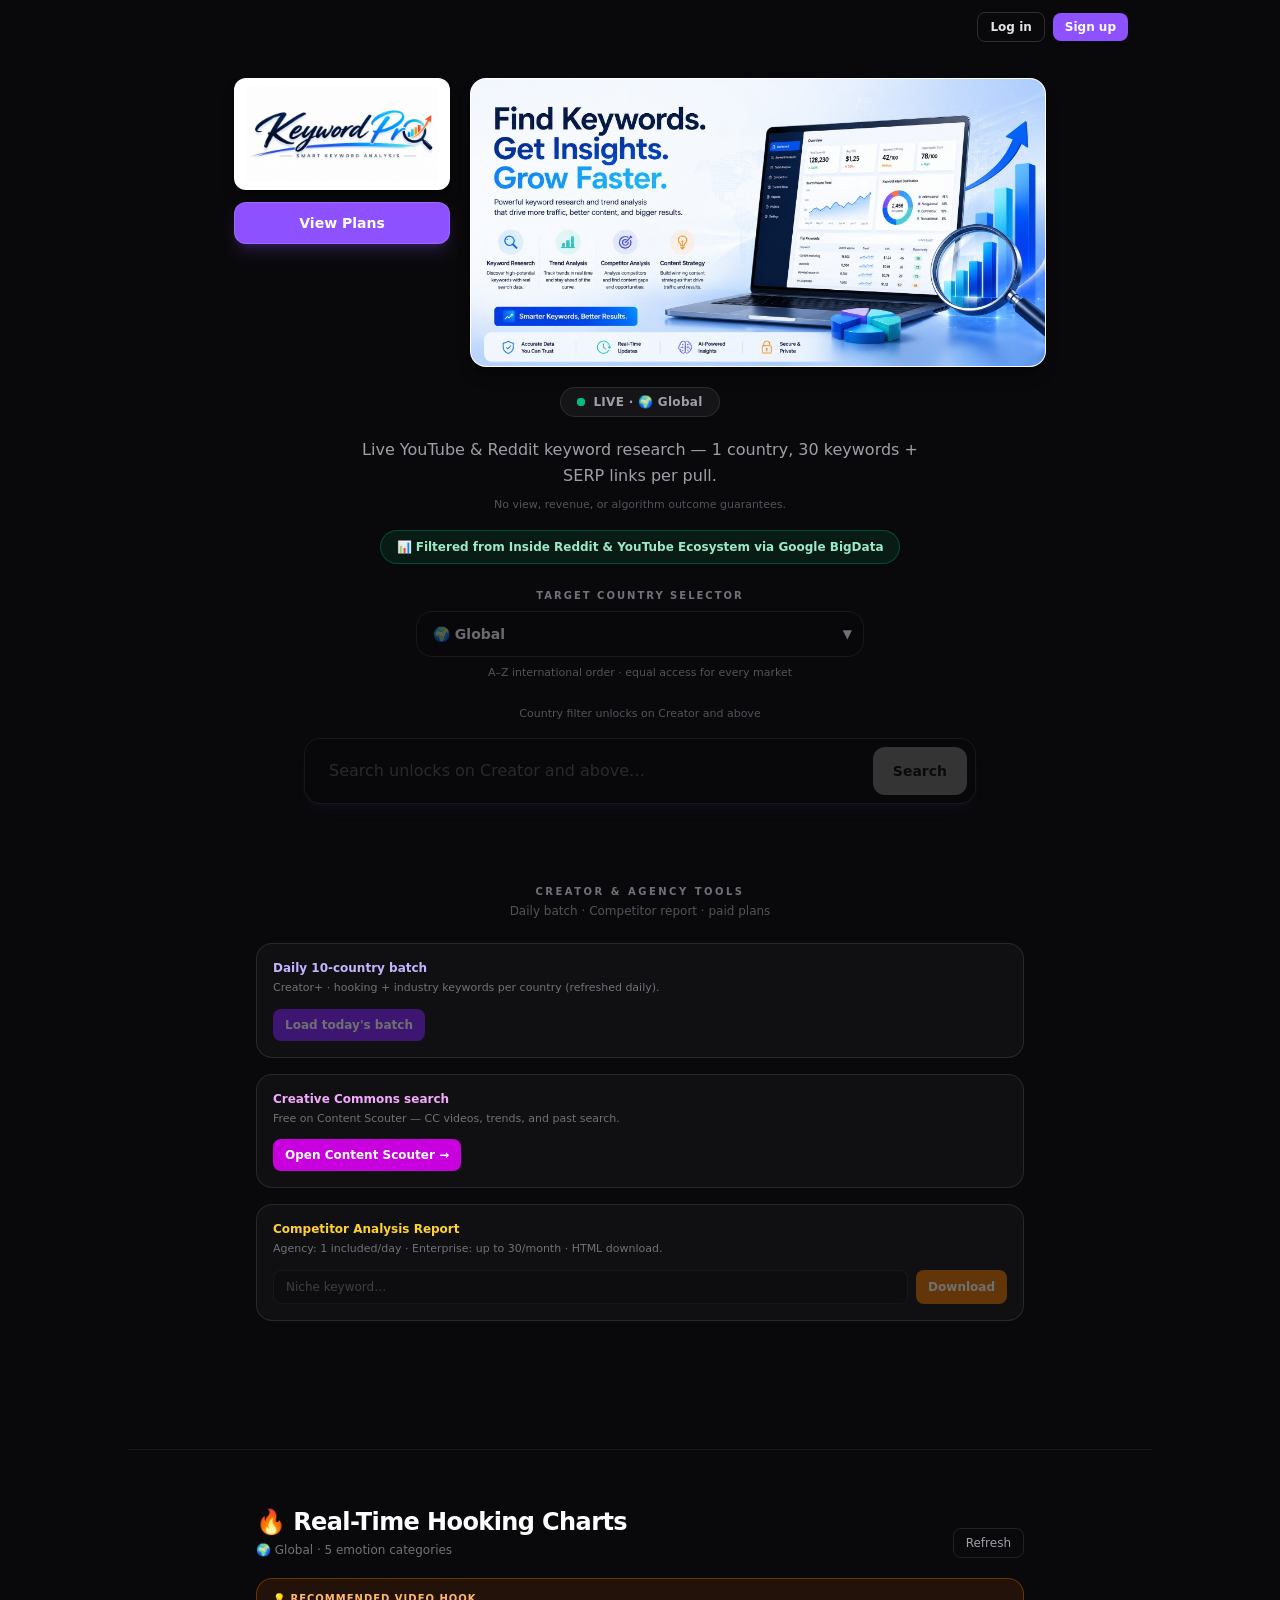
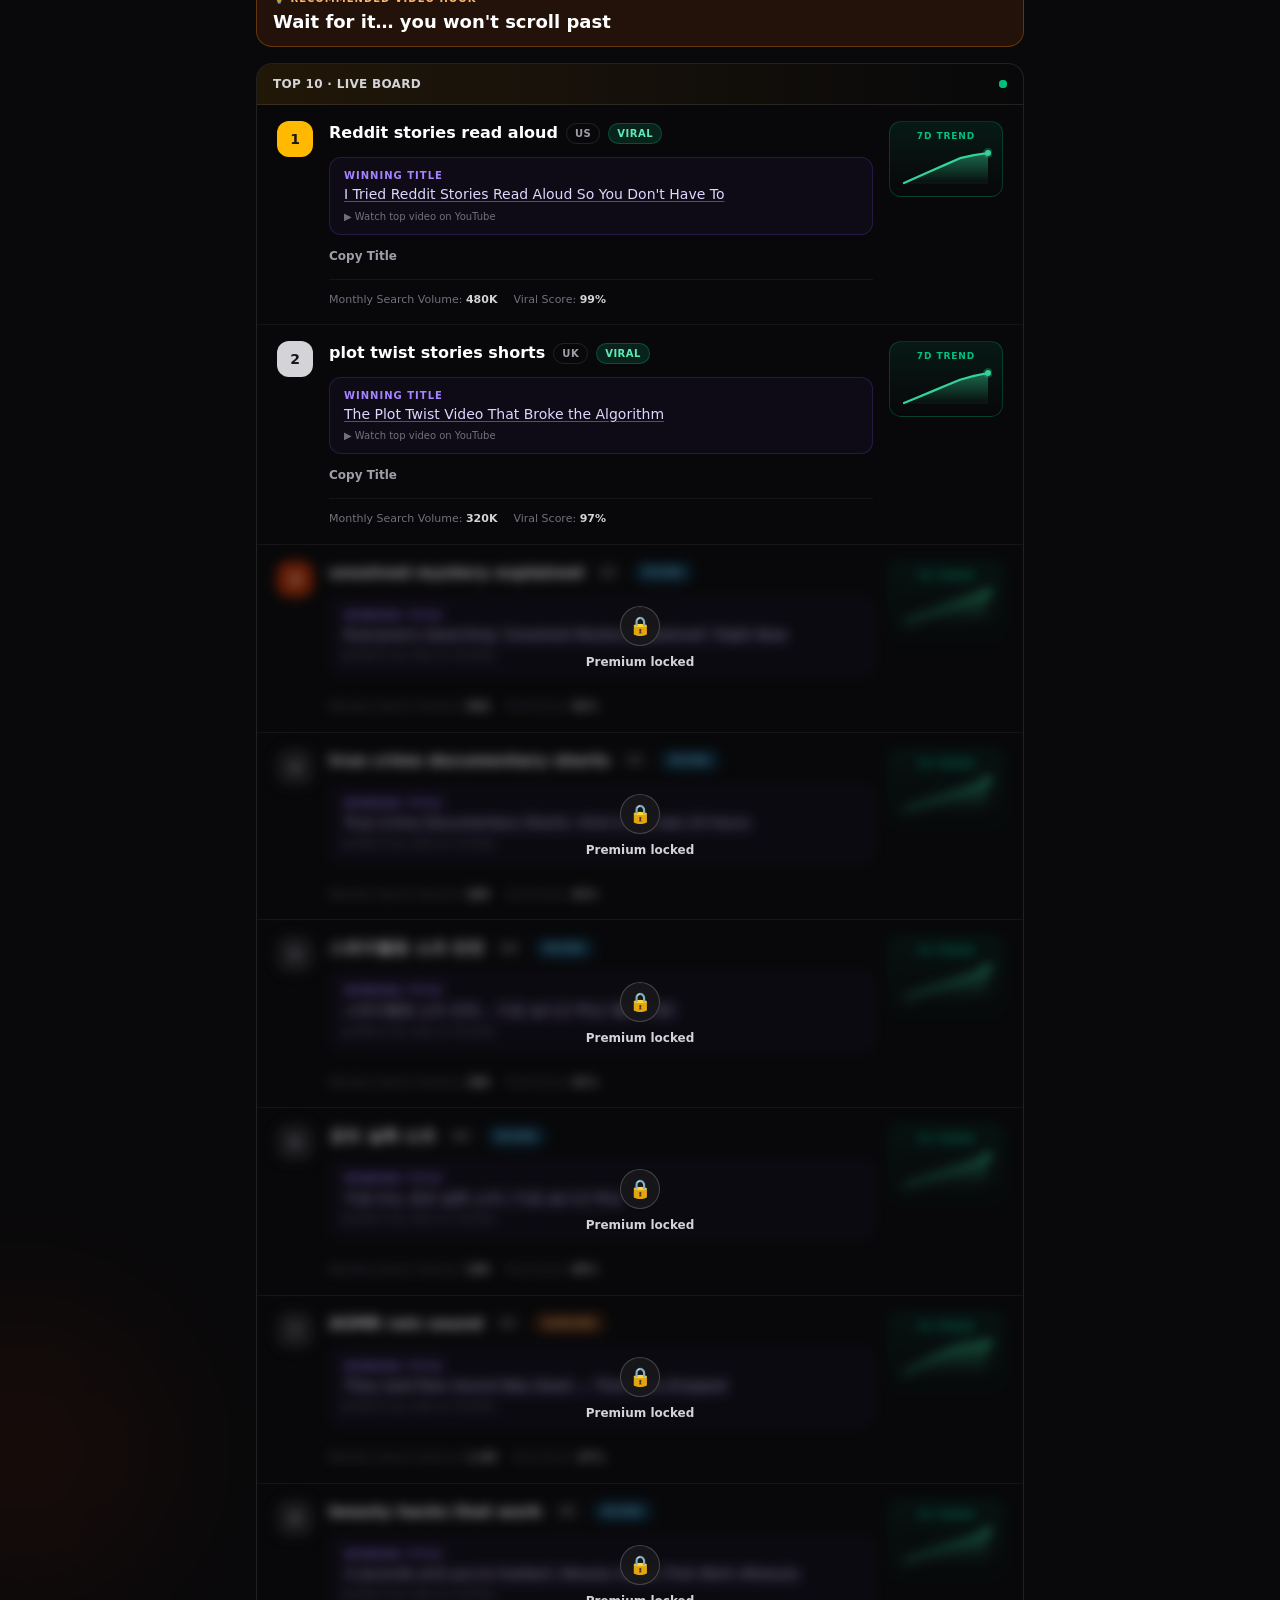
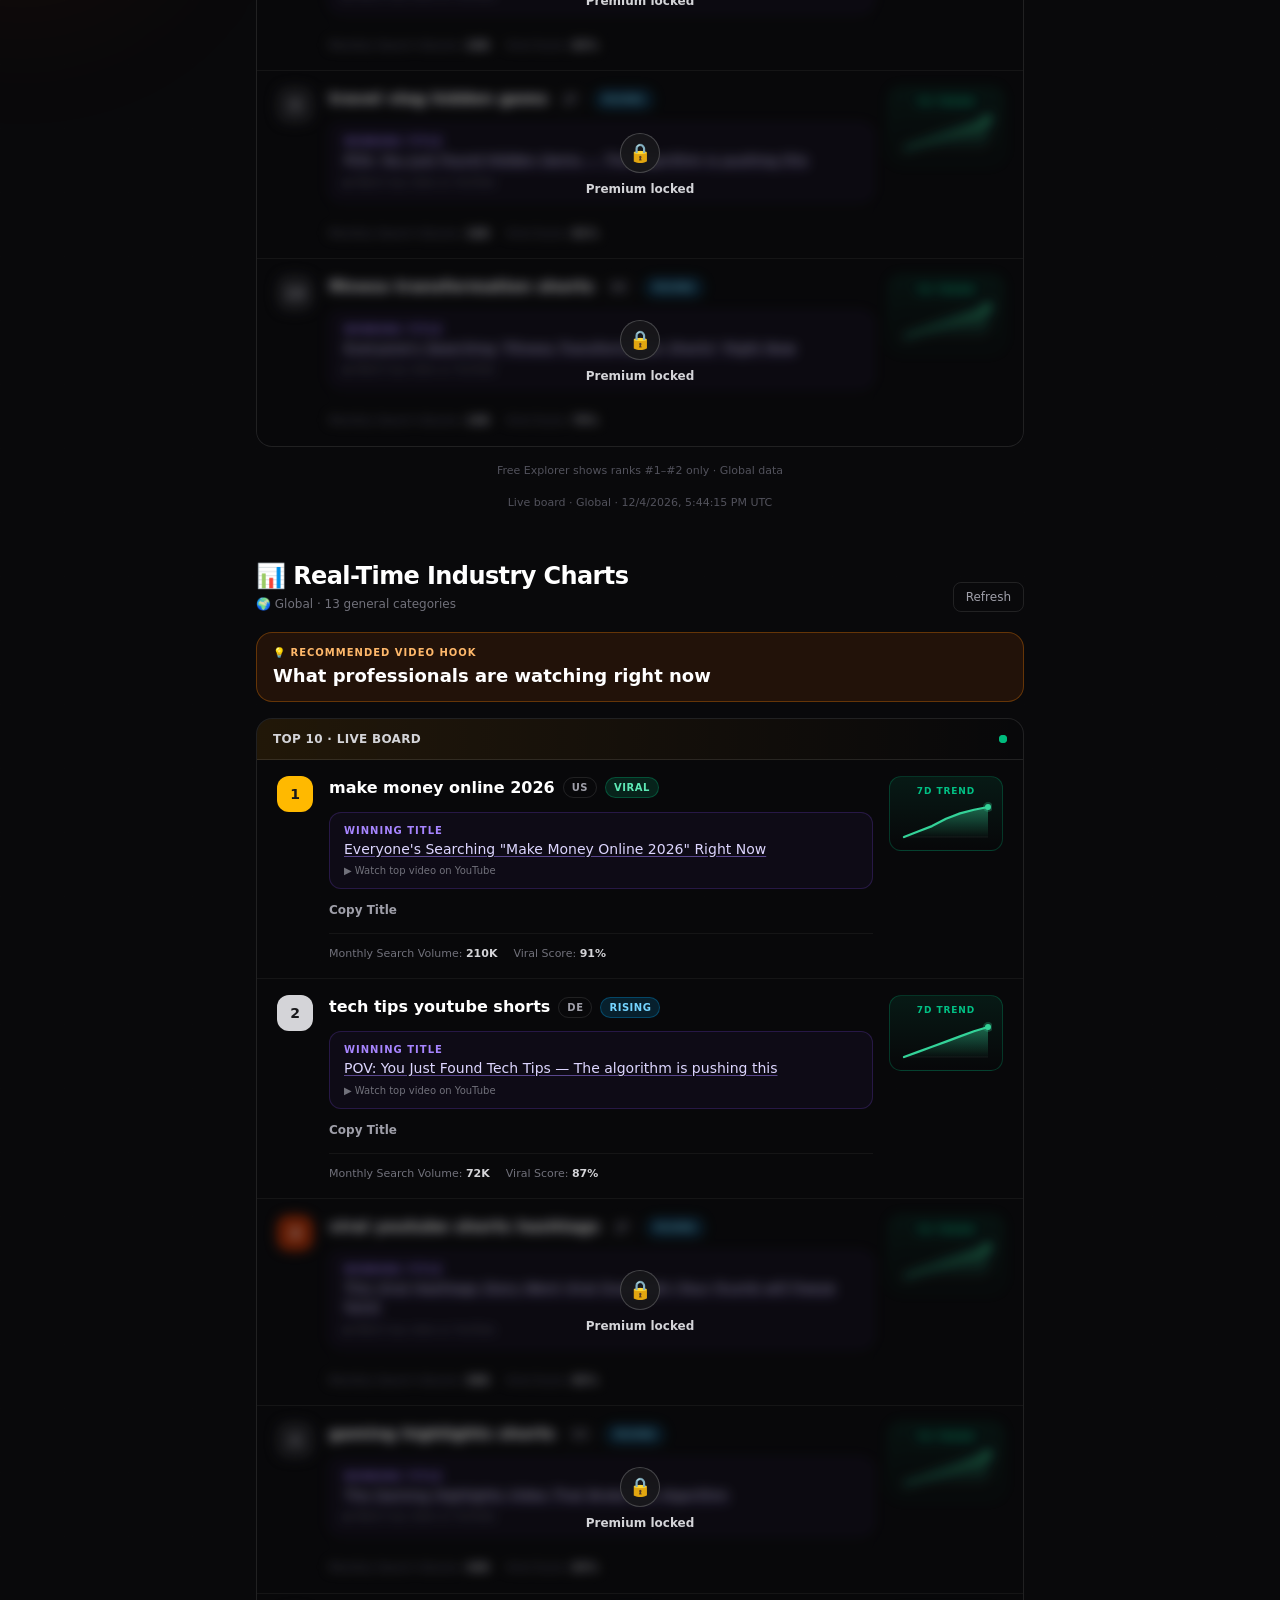
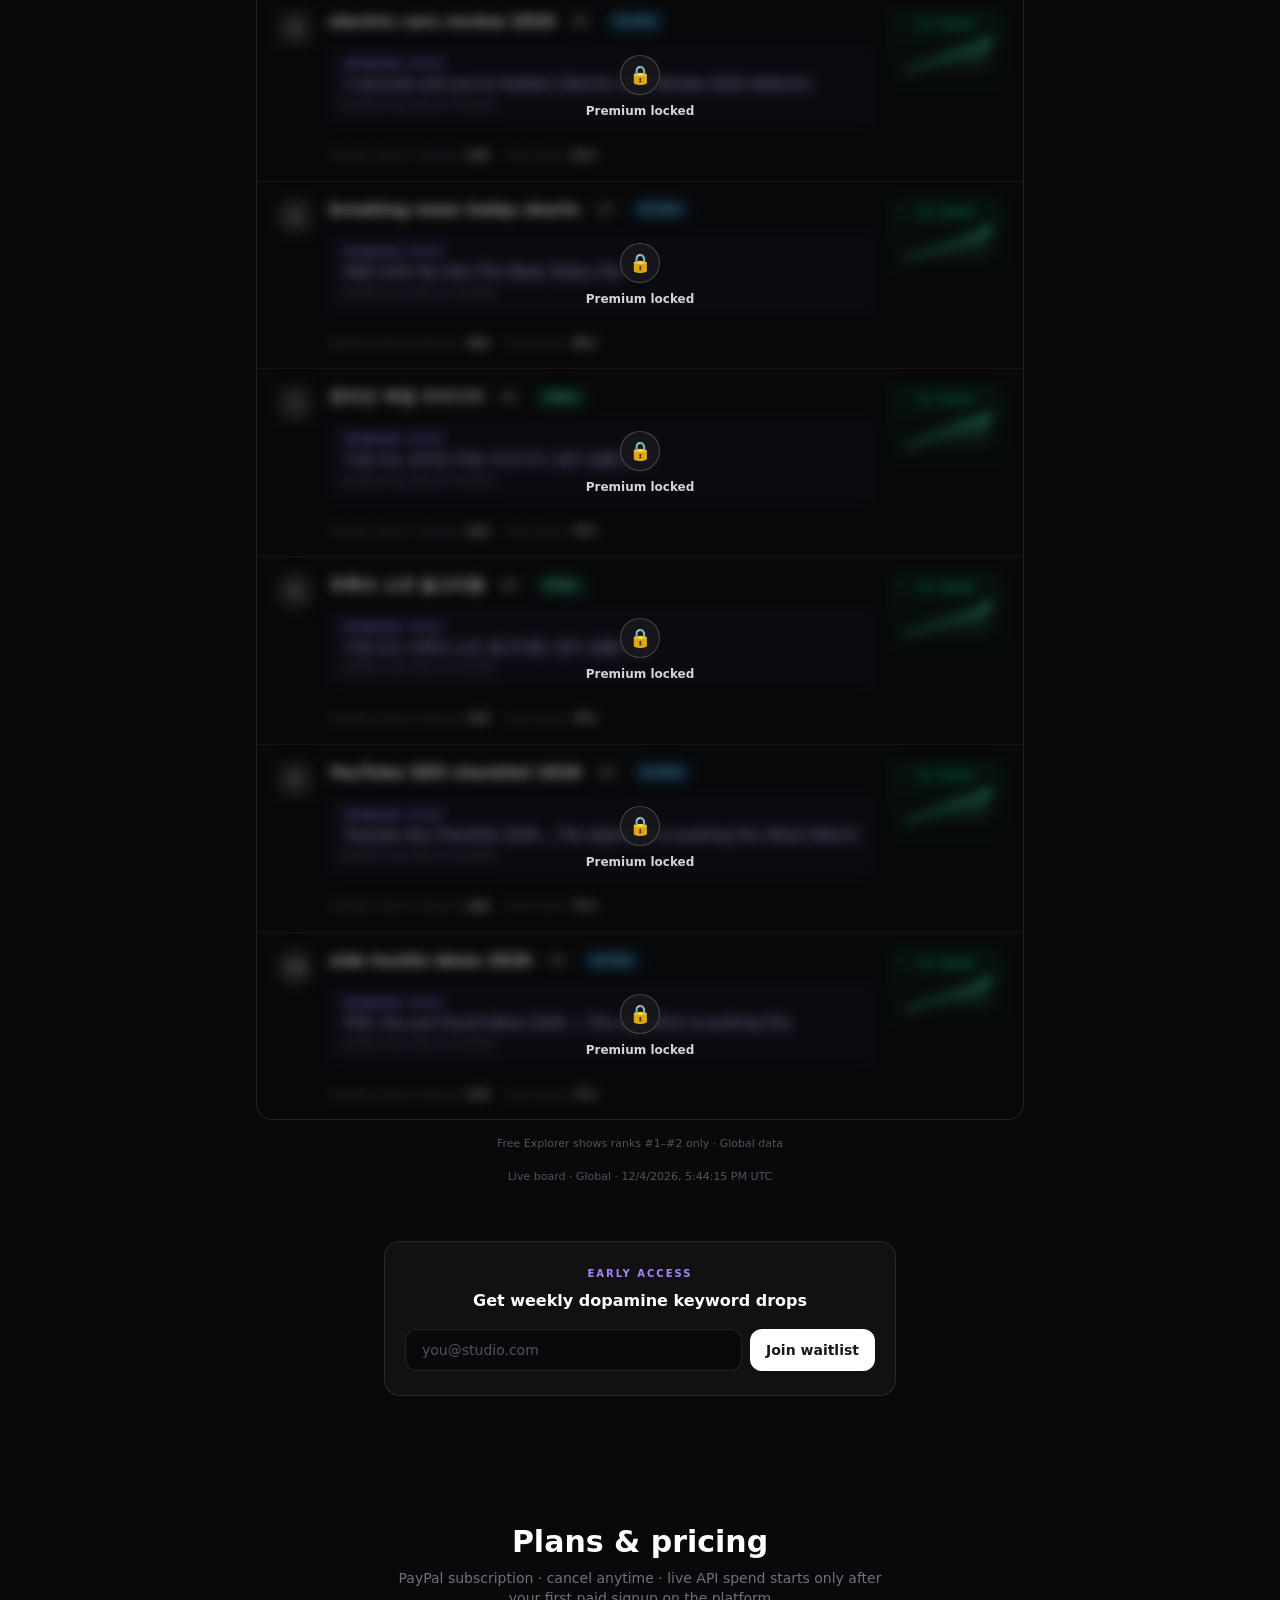
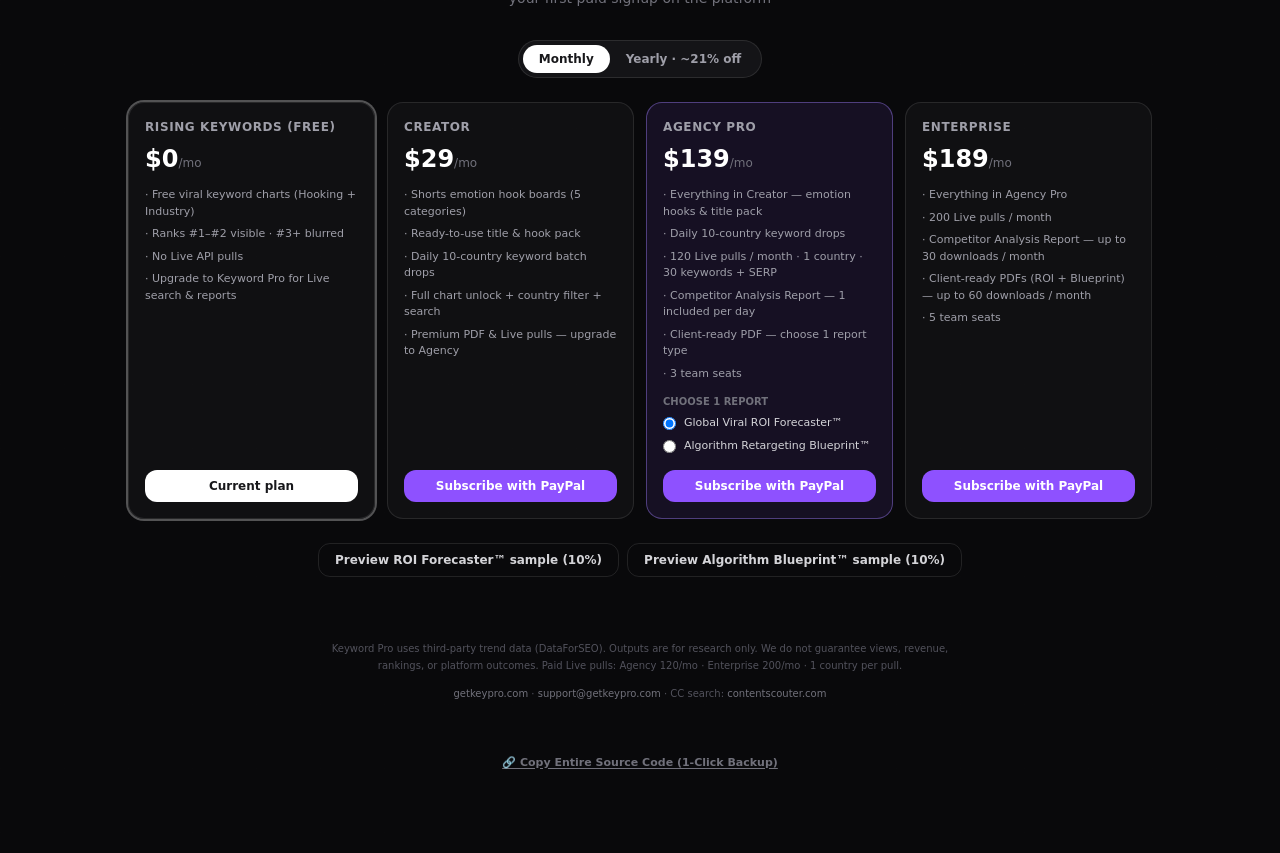
<file: index.html>
<!DOCTYPE html><!--6coM4m05SlbXOGpbDki9_--><html lang="en"><head><meta charSet="utf-8"/><meta name="viewport" content="width=device-width, initial-scale=1"/><link rel="preload" as="image" href="/keyword-pro-logo.png"/><link rel="preload" as="image" href="/keyword-pro-hero-banner.png"/><link rel="stylesheet" href="/nxt/static/css/b7cea68db7c53e96.css" data-precedence="next"/><link rel="preload" as="script" fetchPriority="low" href="/nxt/static/chunks/webpack-eb7f32b19ab9679c.js"/><script src="/nxt/static/chunks/4bd1b696-c023c6e3521b1417.js" async=""></script><script src="/nxt/static/chunks/255-2aa030c9ba2867e3.js" async=""></script><script src="/nxt/static/chunks/main-app-51fb928cd2727f00.js" async=""></script><script src="/nxt/static/chunks/app/layout-059d6af39837260b.js" async=""></script><script src="/nxt/static/chunks/619-ba102abea3e3d0e4.js" async=""></script><script src="/nxt/static/chunks/239-17c63ab2a4f7ef9b.js" async=""></script><script src="/nxt/static/chunks/376-978318a47fc25c90.js" async=""></script><script src="/nxt/static/chunks/324-3edd810fc757b458.js" async=""></script><script src="/nxt/static/chunks/850-97735de41576a1cd.js" async=""></script><script src="/nxt/static/chunks/app/page-312d88407ba1e678.js" async=""></script><title>Keyword Pro | Live YouTube &amp; Reddit Keyword Research</title><meta name="description" content="Live keyword pulls with SERP links, trend charts, and research reports. No view or revenue guarantees — honest data for creators."/><meta property="og:title" content="Keyword Pro"/><meta property="og:description" content="Live keyword pulls with SERP links, trend charts, and research reports. No view or revenue guarantees — honest data for creators."/><meta property="og:url" content="https://getkeypro.com/"/><meta property="og:site_name" content="Keyword Pro"/><meta name="twitter:card" content="summary"/><meta name="twitter:title" content="Keyword Pro"/><meta name="twitter:description" content="Live keyword pulls with SERP links, trend charts, and research reports. No view or revenue guarantees — honest data for creators."/><script src="/nxt/static/chunks/polyfills-42372ed130431b0a.js" noModule=""></script></head><body class="antialiased"><div hidden=""><!--$--><!--/$--></div><div class="relative min-h-screen overflow-hidden bg-[#09090b] text-zinc-100"><div class="pointer-events-none absolute inset-0" aria-hidden="true"><div class="absolute top-[-20%] left-1/2 -translate-x-1/2 h-[600px] w-[800px] rounded-full bg-violet-600/10 blur-[120px]"></div><div class="absolute bottom-[-10%] right-[-10%] h-[400px] w-[400px] rounded-full bg-fuchsia-600/8 blur-[100px]"></div><div class="absolute top-[40%] left-[-10%] h-[300px] w-[300px] rounded-full bg-orange-600/6 blur-[80px]"></div><div class="absolute inset-0 opacity-[0.03]" style="background-image:linear-gradient(rgba(255,255,255,.1) 1px, transparent 1px), linear-gradient(90deg, rgba(255,255,255,.1) 1px, transparent 1px);background-size:64px 64px"></div></div><nav class="relative z-10 flex flex-wrap items-center justify-end px-6 py-3 max-w-5xl mx-auto gap-2"><button type="button" class="rounded-lg border border-white/15 px-3 py-1.5 text-xs font-semibold text-zinc-200 hover:bg-white/5">Log in</button><button type="button" class="rounded-lg bg-violet-500 px-3 py-1.5 text-xs font-bold text-white hover:bg-violet-400">Sign up</button></nav><main class="relative z-10 flex flex-col items-center px-5 pb-20 pt-4 sm:pt-6"><header class="text-center mb-8 sm:mb-10 w-full max-w-4xl"><div class="mx-auto mb-5 flex w-full flex-col items-center justify-center gap-4 sm:flex-row sm:items-start sm:gap-5"><div class="flex w-full max-w-[280px] flex-col items-center gap-3 sm:w-auto sm:shrink-0"><img alt="Keyword Pro" width="320" height="96" decoding="async" data-nimg="1" class="h-20 sm:h-24 md:h-28 w-auto rounded-xl bg-white px-3 py-2 object-contain shadow-lg shadow-black/30" style="color:transparent" src="/keyword-pro-logo.png"/><a class="inline-flex w-full items-center justify-center rounded-xl border border-violet-400/50 bg-violet-500 px-4 py-2.5 text-sm font-bold text-white shadow-lg shadow-violet-500/20 hover:bg-violet-400 transition-colors" href="/plans/">View Plans</a></div><div class="min-w-0 w-full max-w-xl overflow-hidden rounded-2xl border border-white/10 bg-white shadow-lg shadow-black/30"><img alt="Find Keywords. Get Insights. Grow Faster." width="960" height="480" decoding="async" data-nimg="1" class="h-auto w-full object-contain" style="color:transparent" src="/keyword-pro-hero-banner.png"/></div></div><div class="inline-flex items-center gap-2 rounded-full border border-white/10 bg-white/5 px-4 py-1.5 mb-5"><span class="relative flex h-2 w-2"><span class="absolute inline-flex h-full w-full animate-ping rounded-full bg-emerald-400 opacity-75"></span><span class="relative inline-flex h-2 w-2 rounded-full bg-emerald-500"></span></span><span class="text-xs font-semibold tracking-wide text-zinc-400">LIVE · <!-- -->🌍 Global</span></div><p class="text-sm sm:text-base text-zinc-400 max-w-xl mx-auto leading-relaxed mb-2">Live YouTube &amp; Reddit keyword research — 1 country, 30 keywords + SERP links per pull.</p><p class="text-[11px] text-zinc-600 max-w-lg mx-auto mb-4">No view, revenue, or algorithm outcome guarantees.</p><div class="inline-flex max-w-2xl mx-auto items-center justify-center rounded-full border border-emerald-500/30 bg-emerald-500/10 px-4 py-2 mb-6"><p class="text-[11px] sm:text-xs font-semibold text-emerald-200/95 text-center leading-snug">📊 Filtered from Inside Reddit &amp; YouTube Ecosystem via Google BigData</p></div><div class="mb-6 w-full flex justify-center"><div class="w-full max-w-md mx-auto"><label for="target-country" class="block text-[10px] font-bold uppercase tracking-[0.2em] text-zinc-500 mb-2 text-center">Target Country Selector</label><div class="relative"><select id="target-country" disabled="" class="w-full appearance-none rounded-2xl border border-white/15 bg-zinc-950/90 px-4 py-3 pr-10 text-sm font-semibold text-white outline-none focus:border-violet-400/40 disabled:opacity-40 disabled:cursor-not-allowed"><option value="GLOBAL" selected="">🌍 Global</option><option value="AR">🇦🇷<!-- --> <!-- -->Argentina<!-- --> (<!-- -->AR<!-- -->)</option><option value="AU">🇦🇺<!-- --> <!-- -->Australia<!-- --> (<!-- -->AU<!-- -->)</option><option value="AT">🇦🇹<!-- --> <!-- -->Austria<!-- --> (<!-- -->AT<!-- -->)</option><option value="BH">🇧🇭<!-- --> <!-- -->Bahrain<!-- --> (<!-- -->BH<!-- -->)</option><option value="BD">🇧🇩<!-- --> <!-- -->Bangladesh<!-- --> (<!-- -->BD<!-- -->)</option><option value="BE">🇧🇪<!-- --> <!-- -->Belgium<!-- --> (<!-- -->BE<!-- -->)</option><option value="BR">🇧🇷<!-- --> <!-- -->Brazil<!-- --> (<!-- -->BR<!-- -->)</option><option value="BG">🇧🇬<!-- --> <!-- -->Bulgaria<!-- --> (<!-- -->BG<!-- -->)</option><option value="CA">🇨🇦<!-- --> <!-- -->Canada<!-- --> (<!-- -->CA<!-- -->)</option><option value="CL">🇨🇱<!-- --> <!-- -->Chile<!-- --> (<!-- -->CL<!-- -->)</option><option value="CN">🇨🇳<!-- --> <!-- -->China<!-- --> (<!-- -->CN<!-- -->)</option><option value="CO">🇨🇴<!-- --> <!-- -->Colombia<!-- --> (<!-- -->CO<!-- -->)</option><option value="HR">🇭🇷<!-- --> <!-- -->Croatia<!-- --> (<!-- -->HR<!-- -->)</option><option value="CZ">🇨🇿<!-- --> <!-- -->Czechia<!-- --> (<!-- -->CZ<!-- -->)</option><option value="DK">🇩🇰<!-- --> <!-- -->Denmark<!-- --> (<!-- -->DK<!-- -->)</option><option value="EC">🇪🇨<!-- --> <!-- -->Ecuador<!-- --> (<!-- -->EC<!-- -->)</option><option value="EG">🇪🇬<!-- --> <!-- -->Egypt<!-- --> (<!-- -->EG<!-- -->)</option><option value="FI">🇫🇮<!-- --> <!-- -->Finland<!-- --> (<!-- -->FI<!-- -->)</option><option value="FR">🇫🇷<!-- --> <!-- -->France<!-- --> (<!-- -->FR<!-- -->)</option><option value="DE">🇩🇪<!-- --> <!-- -->Germany<!-- --> (<!-- -->DE<!-- -->)</option><option value="GH">🇬🇭<!-- --> <!-- -->Ghana<!-- --> (<!-- -->GH<!-- -->)</option><option value="GR">🇬🇷<!-- --> <!-- -->Greece<!-- --> (<!-- -->GR<!-- -->)</option><option value="HK">🇭🇰<!-- --> <!-- -->Hong Kong<!-- --> (<!-- -->HK<!-- -->)</option><option value="HU">🇭🇺<!-- --> <!-- -->Hungary<!-- --> (<!-- -->HU<!-- -->)</option><option value="IN">🇮🇳<!-- --> <!-- -->India<!-- --> (<!-- -->IN<!-- -->)</option><option value="ID">🇮🇩<!-- --> <!-- -->Indonesia<!-- --> (<!-- -->ID<!-- -->)</option><option value="IE">🇮🇪<!-- --> <!-- -->Ireland<!-- --> (<!-- -->IE<!-- -->)</option><option value="IL">🇮🇱<!-- --> <!-- -->Israel<!-- --> (<!-- -->IL<!-- -->)</option><option value="IT">🇮🇹<!-- --> <!-- -->Italy<!-- --> (<!-- -->IT<!-- -->)</option><option value="JP">🇯🇵<!-- --> <!-- -->Japan<!-- --> (<!-- -->JP<!-- -->)</option><option value="JO">🇯🇴<!-- --> <!-- -->Jordan<!-- --> (<!-- -->JO<!-- -->)</option><option value="KZ">🇰🇿<!-- --> <!-- -->Kazakhstan<!-- --> (<!-- -->KZ<!-- -->)</option><option value="KE">🇰🇪<!-- --> <!-- -->Kenya<!-- --> (<!-- -->KE<!-- -->)</option><option value="KR">🇰🇷<!-- --> <!-- -->Korea<!-- --> (<!-- -->KR<!-- -->)</option><option value="KW">🇰🇼<!-- --> <!-- -->Kuwait<!-- --> (<!-- -->KW<!-- -->)</option><option value="MY">🇲🇾<!-- --> <!-- -->Malaysia<!-- --> (<!-- -->MY<!-- -->)</option><option value="MX">🇲🇽<!-- --> <!-- -->Mexico<!-- --> (<!-- -->MX<!-- -->)</option><option value="MA">🇲🇦<!-- --> <!-- -->Morocco<!-- --> (<!-- -->MA<!-- -->)</option><option value="NP">🇳🇵<!-- --> <!-- -->Nepal<!-- --> (<!-- -->NP<!-- -->)</option><option value="NL">🇳🇱<!-- --> <!-- -->Netherlands<!-- --> (<!-- -->NL<!-- -->)</option><option value="NZ">🇳🇿<!-- --> <!-- -->New Zealand<!-- --> (<!-- -->NZ<!-- -->)</option><option value="NG">🇳🇬<!-- --> <!-- -->Nigeria<!-- --> (<!-- -->NG<!-- -->)</option><option value="NO">🇳🇴<!-- --> <!-- -->Norway<!-- --> (<!-- -->NO<!-- -->)</option><option value="OM">🇴🇲<!-- --> <!-- -->Oman<!-- --> (<!-- -->OM<!-- -->)</option><option value="PK">🇵🇰<!-- --> <!-- -->Pakistan<!-- --> (<!-- -->PK<!-- -->)</option><option value="PE">🇵🇪<!-- --> <!-- -->Peru<!-- --> (<!-- -->PE<!-- -->)</option><option value="PH">🇵🇭<!-- --> <!-- -->Philippines<!-- --> (<!-- -->PH<!-- -->)</option><option value="PL">🇵🇱<!-- --> <!-- -->Poland<!-- --> (<!-- -->PL<!-- -->)</option><option value="PT">🇵🇹<!-- --> <!-- -->Portugal<!-- --> (<!-- -->PT<!-- -->)</option><option value="QA">🇶🇦<!-- --> <!-- -->Qatar<!-- --> (<!-- -->QA<!-- -->)</option><option value="RO">🇷🇴<!-- --> <!-- -->Romania<!-- --> (<!-- -->RO<!-- -->)</option><option value="RU">🇷🇺<!-- --> <!-- -->Russia<!-- --> (<!-- -->RU<!-- -->)</option><option value="SA">🇸🇦<!-- --> <!-- -->Saudi Arabia<!-- --> (<!-- -->SA<!-- -->)</option><option value="RS">🇷🇸<!-- --> <!-- -->Serbia<!-- --> (<!-- -->RS<!-- -->)</option><option value="SG">🇸🇬<!-- --> <!-- -->Singapore<!-- --> (<!-- -->SG<!-- -->)</option><option value="SK">🇸🇰<!-- --> <!-- -->Slovakia<!-- --> (<!-- -->SK<!-- -->)</option><option value="ZA">🇿🇦<!-- --> <!-- -->South Africa<!-- --> (<!-- -->ZA<!-- -->)</option><option value="ES">🇪🇸<!-- --> <!-- -->Spain<!-- --> (<!-- -->ES<!-- -->)</option><option value="LK">🇱🇰<!-- --> <!-- -->Sri Lanka<!-- --> (<!-- -->LK<!-- -->)</option><option value="SE">🇸🇪<!-- --> <!-- -->Sweden<!-- --> (<!-- -->SE<!-- -->)</option><option value="CH">🇨🇭<!-- --> <!-- -->Switzerland<!-- --> (<!-- -->CH<!-- -->)</option><option value="TW">🇹🇼<!-- --> <!-- -->Taiwan<!-- --> (<!-- -->TW<!-- -->)</option><option value="TH">🇹🇭<!-- --> <!-- -->Thailand<!-- --> (<!-- -->TH<!-- -->)</option><option value="TN">🇹🇳<!-- --> <!-- -->Tunisia<!-- --> (<!-- -->TN<!-- -->)</option><option value="TR">🇹🇷<!-- --> <!-- -->Turkey<!-- --> (<!-- -->TR<!-- -->)</option><option value="UA">🇺🇦<!-- --> <!-- -->Ukraine<!-- --> (<!-- -->UA<!-- -->)</option><option value="AE">🇦🇪<!-- --> <!-- -->United Arab Emirates<!-- --> (<!-- -->AE<!-- -->)</option><option value="UK">🇬🇧<!-- --> <!-- -->United Kingdom<!-- --> (<!-- -->UK<!-- -->)</option><option value="US">🇺🇸<!-- --> <!-- -->United States<!-- --> (<!-- -->US<!-- -->)</option><option value="UZ">🇺🇿<!-- --> <!-- -->Uzbekistan<!-- --> (<!-- -->UZ<!-- -->)</option><option value="VE">🇻🇪<!-- --> <!-- -->Venezuela<!-- --> (<!-- -->VE<!-- -->)</option><option value="VN">🇻🇳<!-- --> <!-- -->Vietnam<!-- --> (<!-- -->VN<!-- -->)</option></select><span class="pointer-events-none absolute right-3 top-1/2 -translate-y-1/2 text-zinc-500 text-xs" aria-hidden="true">▼</span></div><p class="mt-2 text-[11px] text-zinc-600 text-center">A–Z international order · equal access for every market</p></div></div><p class="text-[11px] text-zinc-600 mb-4">Country filter unlocks on Creator and above</p><form class="w-full max-w-2xl mx-auto"><div class="flex items-stretch gap-2 rounded-2xl border border-white/15 bg-zinc-950/80 p-2 shadow-lg shadow-violet-500/10 focus-within:border-violet-400/40 transition-colors opacity-45"><input type="search" placeholder="Search unlocks on Creator and above…" class="flex-1 min-w-0 rounded-xl bg-transparent px-4 py-3 text-sm sm:text-base text-white placeholder:text-zinc-600 outline-none" disabled="" value=""/><button type="submit" disabled="" class="shrink-0 rounded-xl bg-white px-5 py-3 text-sm font-black text-zinc-900 hover:bg-zinc-200 disabled:opacity-40 transition-colors">Search</button></div></form></header><section class="w-full max-w-3xl mx-auto mt-10 animate-fade-in"><div class="text-center mb-6"><p class="text-[10px] font-bold uppercase tracking-[0.25em] text-zinc-500 mb-1">Creator &amp; Agency tools</p><p class="text-xs text-zinc-600">Daily batch · Competitor report · paid plans</p></div><div class="grid gap-4 sm:grid-cols-1"><div class="rounded-2xl border border-white/10 bg-zinc-900/50 p-4"><p class="text-xs font-bold text-violet-300 mb-1">Daily 10-country batch</p><p class="text-[11px] text-zinc-500 mb-3">Creator+ · hooking + industry keywords per country (refreshed daily).</p><button type="button" disabled="" class="rounded-lg bg-violet-600 px-3 py-2 text-xs font-bold text-white disabled:opacity-40">Load today&#x27;s batch</button></div><div class="rounded-2xl border border-white/10 bg-zinc-900/50 p-4"><p class="text-xs font-bold text-fuchsia-300 mb-1">Creative Commons search</p><p class="text-[11px] text-zinc-500 mb-3">Free on Content Scouter — CC videos, trends, and past search.</p><a href="https://contentscouter.com" target="_blank" rel="noopener noreferrer" class="inline-flex rounded-lg bg-fuchsia-600 px-3 py-2 text-xs font-bold text-white hover:bg-fuchsia-500 transition-colors">Open Content Scouter →</a></div><div class="rounded-2xl border border-white/10 bg-zinc-900/50 p-4"><p class="text-xs font-bold text-amber-300 mb-1">Competitor Analysis Report</p><p class="text-[11px] text-zinc-500 mb-3">Agency: 1 included/day · Enterprise: up to 30/month · HTML download.</p><div class="flex gap-2"><input type="text" placeholder="Niche keyword…" disabled="" class="flex-1 rounded-lg border border-white/10 bg-zinc-950/80 px-3 py-2 text-xs text-white outline-none disabled:opacity-40" value=""/><button type="button" disabled="" class="rounded-lg bg-amber-600 px-3 py-2 text-xs font-bold text-white disabled:opacity-40">Download</button></div></div></div></section><section class="w-full max-w-5xl mx-auto mt-24 sm:mt-32 pt-10 sm:pt-14 border-t border-white/5 space-y-12 animate-fade-in"><section class="w-full max-w-3xl mx-auto animate-fade-in"><div class="flex items-end justify-between gap-4 mb-5"><div><h2 class="text-xl sm:text-2xl font-black text-white tracking-tight">🔥 Real-Time Hooking Charts</h2><p class="text-xs text-zinc-500 mt-1">🌍 Global · 5 emotion categories</p></div><button type="button" class="shrink-0 text-xs text-zinc-400 hover:text-white px-3 py-1.5 rounded-lg border border-white/10 hover:border-white/20 disabled:opacity-40 transition-colors">Refresh</button></div><div class="rounded-2xl bg-orange-500/10 border border-orange-400/30 px-4 py-3 mb-4"><p class="text-[10px] font-bold uppercase tracking-widest text-orange-300 mb-1">💡 Recommended Video Hook</p><p class="text-base sm:text-lg font-bold text-white leading-snug">Wait for it… you won&#x27;t scroll past</p></div><div class="rounded-2xl border border-white/10 bg-zinc-950/60 overflow-hidden"><div class="px-4 py-3 border-b border-white/10 flex items-center justify-between bg-gradient-to-r from-amber-500/10 to-transparent"><p class="text-xs font-bold text-zinc-300 tracking-wide">TOP <!-- -->10<!-- --> · LIVE BOARD</p><span class="relative flex h-2 w-2"><span class="absolute inline-flex h-full w-full animate-ping rounded-full bg-emerald-400 opacity-75"></span><span class="relative inline-flex h-2 w-2 rounded-full bg-emerald-500"></span></span></div><div class="divide-y divide-white/5"><article class="relative px-4 sm:px-5 py-4 hover:bg-white/[0.03] transition-colors overflow-hidden"><div class="flex items-start gap-3 sm:gap-4 transition-[filter] "><span class="flex h-9 w-9 shrink-0 items-center justify-center rounded-xl text-sm font-black bg-amber-400 text-zinc-900">1</span><div class="flex-1 min-w-0"><div class="flex flex-wrap items-center gap-2 mb-3"><h3 class="font-bold text-white text-sm sm:text-base">Reddit stories read aloud</h3><span class="text-[10px] font-bold uppercase tracking-wider px-2 py-0.5 rounded-full border border-white/10 text-zinc-400">US</span><span class="text-[10px] font-bold uppercase tracking-wider px-2 py-0.5 rounded-full border bg-emerald-500/15 text-emerald-300 border-emerald-500/30">Viral</span></div><div class="rounded-xl bg-violet-500/5 border border-violet-500/20 px-3.5 py-2.5 mb-2"><p class="text-[10px] font-bold uppercase tracking-widest text-violet-400 mb-0.5">Winning Title</p><a href="https://www.youtube.com/results?search_query=Reddit%20stories%20read%20aloud" target="_blank" rel="noopener noreferrer" class="text-sm font-medium text-violet-200 hover:text-white underline underline-offset-2 decoration-violet-400/50 leading-snug block">I Tried Reddit Stories Read Aloud So You Don&#x27;t Have To</a><p class="mt-1 text-[10px] text-zinc-500">▶ Watch top video on YouTube</p></div><button type="button" class="text-xs font-semibold text-zinc-400 hover:text-violet-300 transition-colors">Copy Title</button><div class="mt-3 flex flex-wrap items-center gap-x-4 gap-y-1 border-t border-white/5 pt-3 text-[11px] text-zinc-500"><span>Monthly Search Volume:<!-- --> <span class="font-semibold text-zinc-300">480K</span></span><span>Viral Score:<!-- --> <span class="font-semibold text-zinc-300">99<!-- -->%</span></span></div></div><div class="shrink-0 rounded-xl border border-emerald-500/25 bg-gradient-to-b from-emerald-500/10 to-transparent px-2.5 py-2 " title="7d trend"><p class="text-[9px] font-bold uppercase tracking-widest text-emerald-400/90 mb-1 text-center">7d trend</p><svg width="92" height="40" viewBox="0 0 92 40" class="block mx-auto" aria-hidden="true"><defs><linearGradient id="_R_38p8jdbtb_" x1="0" y1="0" x2="0" y2="1"><stop offset="0%" stop-color="#34d399" stop-opacity="0.45"></stop><stop offset="100%" stop-color="#34d399" stop-opacity="0.02"></stop></linearGradient></defs><line x1="4" y1="35" x2="88" y2="35" stroke="rgba(255,255,255,0.06)" stroke-width="1"></line><path d="M4.00 35.00 L18.00 28.79 L32.00 22.59 L46.00 16.38 L60.00 10.17 L74.00 7.07 L88.00 5.00 L88.00 35.00 L4.00 35.00 Z" fill="url(#_R_38p8jdbtb_)"></path><path d="M4.00 35.00 L18.00 28.79 L32.00 22.59 L46.00 16.38 L60.00 10.17 L74.00 7.07 L88.00 5.00" fill="none" stroke="#34d399" stroke-width="2.25" stroke-linecap="round" stroke-linejoin="round"></path><circle cx="88" cy="5" r="3" fill="#34d399"></circle><circle cx="88" cy="5" r="5" fill="#34d399" fill-opacity="0.25"></circle></svg></div></div></article><article class="relative px-4 sm:px-5 py-4 hover:bg-white/[0.03] transition-colors overflow-hidden"><div class="flex items-start gap-3 sm:gap-4 transition-[filter] "><span class="flex h-9 w-9 shrink-0 items-center justify-center rounded-xl text-sm font-black bg-zinc-300 text-zinc-900">2</span><div class="flex-1 min-w-0"><div class="flex flex-wrap items-center gap-2 mb-3"><h3 class="font-bold text-white text-sm sm:text-base">plot twist stories shorts</h3><span class="text-[10px] font-bold uppercase tracking-wider px-2 py-0.5 rounded-full border border-white/10 text-zinc-400">UK</span><span class="text-[10px] font-bold uppercase tracking-wider px-2 py-0.5 rounded-full border bg-emerald-500/15 text-emerald-300 border-emerald-500/30">Viral</span></div><div class="rounded-xl bg-violet-500/5 border border-violet-500/20 px-3.5 py-2.5 mb-2"><p class="text-[10px] font-bold uppercase tracking-widest text-violet-400 mb-0.5">Winning Title</p><a href="https://www.youtube.com/results?search_query=plot%20twist%20stories%20shorts" target="_blank" rel="noopener noreferrer" class="text-sm font-medium text-violet-200 hover:text-white underline underline-offset-2 decoration-violet-400/50 leading-snug block">The Plot Twist Video That Broke the Algorithm</a><p class="mt-1 text-[10px] text-zinc-500">▶ Watch top video on YouTube</p></div><button type="button" class="text-xs font-semibold text-zinc-400 hover:text-violet-300 transition-colors">Copy Title</button><div class="mt-3 flex flex-wrap items-center gap-x-4 gap-y-1 border-t border-white/5 pt-3 text-[11px] text-zinc-500"><span>Monthly Search Volume:<!-- --> <span class="font-semibold text-zinc-300">320K</span></span><span>Viral Score:<!-- --> <span class="font-semibold text-zinc-300">97<!-- -->%</span></span></div></div><div class="shrink-0 rounded-xl border border-emerald-500/25 bg-gradient-to-b from-emerald-500/10 to-transparent px-2.5 py-2 " title="7d trend"><p class="text-[9px] font-bold uppercase tracking-widest text-emerald-400/90 mb-1 text-center">7d trend</p><svg width="92" height="40" viewBox="0 0 92 40" class="block mx-auto" aria-hidden="true"><defs><linearGradient id="_R_3998jdbtb_" x1="0" y1="0" x2="0" y2="1"><stop offset="0%" stop-color="#34d399" stop-opacity="0.45"></stop><stop offset="100%" stop-color="#34d399" stop-opacity="0.02"></stop></linearGradient></defs><line x1="4" y1="35" x2="88" y2="35" stroke="rgba(255,255,255,0.06)" stroke-width="1"></line><path d="M4.00 35.00 L18.00 29.19 L32.00 23.39 L46.00 17.58 L60.00 11.77 L74.00 7.90 L88.00 5.00 L88.00 35.00 L4.00 35.00 Z" fill="url(#_R_3998jdbtb_)"></path><path d="M4.00 35.00 L18.00 29.19 L32.00 23.39 L46.00 17.58 L60.00 11.77 L74.00 7.90 L88.00 5.00" fill="none" stroke="#34d399" stroke-width="2.25" stroke-linecap="round" stroke-linejoin="round"></path><circle cx="88" cy="5" r="3" fill="#34d399"></circle><circle cx="88" cy="5" r="5" fill="#34d399" fill-opacity="0.25"></circle></svg></div></div></article><article class="relative px-4 sm:px-5 py-4 hover:bg-white/[0.03] transition-colors overflow-hidden"><div class="flex items-start gap-3 sm:gap-4 transition-[filter] blur-[6px] select-none pointer-events-none"><span class="flex h-9 w-9 shrink-0 items-center justify-center rounded-xl text-sm font-black bg-orange-700/80 text-white">3</span><div class="flex-1 min-w-0"><div class="flex flex-wrap items-center gap-2 mb-3"><h3 class="font-bold text-white text-sm sm:text-base">unsolved mystery explained</h3><span class="text-[10px] font-bold uppercase tracking-wider px-2 py-0.5 rounded-full border border-white/10 text-zinc-400">US</span><span class="text-[10px] font-bold uppercase tracking-wider px-2 py-0.5 rounded-full border bg-sky-500/15 text-sky-300 border-sky-500/30">Rising</span></div><div class="rounded-xl bg-violet-500/5 border border-violet-500/20 px-3.5 py-2.5 mb-2"><p class="text-[10px] font-bold uppercase tracking-widest text-violet-400 mb-0.5">Winning Title</p><a href="https://www.youtube.com/results?search_query=unsolved%20mystery%20explained" target="_blank" rel="noopener noreferrer" class="text-sm font-medium text-violet-200 hover:text-white underline underline-offset-2 decoration-violet-400/50 leading-snug block">Everyone&#x27;s Searching &quot;Unsolved Mystery Explained&quot; Right Now</a><p class="mt-1 text-[10px] text-zinc-500">▶ Watch top video on YouTube</p></div><div class="mt-3 flex flex-wrap items-center gap-x-4 gap-y-1 border-t border-white/5 pt-3 text-[11px] text-zinc-500"><span>Monthly Search Volume:<!-- --> <span class="font-semibold text-zinc-300">95K</span></span><span>Viral Score:<!-- --> <span class="font-semibold text-zinc-300">95<!-- -->%</span></span></div></div><div class="shrink-0 rounded-xl border border-emerald-500/25 bg-gradient-to-b from-emerald-500/10 to-transparent px-2.5 py-2 " title="7d trend"><p class="text-[9px] font-bold uppercase tracking-widest text-emerald-400/90 mb-1 text-center">7d trend</p><svg width="92" height="40" viewBox="0 0 92 40" class="block mx-auto" aria-hidden="true"><defs><linearGradient id="_R_39p8jdbtb_" x1="0" y1="0" x2="0" y2="1"><stop offset="0%" stop-color="#34d399" stop-opacity="0.45"></stop><stop offset="100%" stop-color="#34d399" stop-opacity="0.02"></stop></linearGradient></defs><line x1="4" y1="35" x2="88" y2="35" stroke="rgba(255,255,255,0.06)" stroke-width="1"></line><path d="M4.00 35.00 L18.00 30.59 L32.00 25.29 L46.00 20.00 L60.00 14.71 L74.00 9.41 L88.00 5.00 L88.00 35.00 L4.00 35.00 Z" fill="url(#_R_39p8jdbtb_)"></path><path d="M4.00 35.00 L18.00 30.59 L32.00 25.29 L46.00 20.00 L60.00 14.71 L74.00 9.41 L88.00 5.00" fill="none" stroke="#34d399" stroke-width="2.25" stroke-linecap="round" stroke-linejoin="round"></path><circle cx="88" cy="5" r="3" fill="#34d399"></circle><circle cx="88" cy="5" r="5" fill="#34d399" fill-opacity="0.25"></circle></svg></div></div><div class="absolute inset-0 flex flex-col items-center justify-center bg-zinc-950/40"><span class="flex h-10 w-10 items-center justify-center rounded-full border border-white/20 bg-zinc-900/90 text-lg" aria-hidden="true">🔒</span><p class="mt-2 text-xs font-semibold text-zinc-300">Premium locked</p></div></article><article class="relative px-4 sm:px-5 py-4 hover:bg-white/[0.03] transition-colors overflow-hidden"><div class="flex items-start gap-3 sm:gap-4 transition-[filter] blur-[6px] select-none pointer-events-none"><span class="flex h-9 w-9 shrink-0 items-center justify-center rounded-xl text-sm font-black bg-zinc-800 text-zinc-400">4</span><div class="flex-1 min-w-0"><div class="flex flex-wrap items-center gap-2 mb-3"><h3 class="font-bold text-white text-sm sm:text-base">true crime documentary shorts</h3><span class="text-[10px] font-bold uppercase tracking-wider px-2 py-0.5 rounded-full border border-white/10 text-zinc-400">US</span><span class="text-[10px] font-bold uppercase tracking-wider px-2 py-0.5 rounded-full border bg-sky-500/15 text-sky-300 border-sky-500/30">Rising</span></div><div class="rounded-xl bg-violet-500/5 border border-violet-500/20 px-3.5 py-2.5 mb-2"><p class="text-[10px] font-bold uppercase tracking-widest text-violet-400 mb-0.5">Winning Title</p><a href="https://www.youtube.com/results?search_query=true%20crime%20documentary%20shorts" target="_blank" rel="noopener noreferrer" class="text-sm font-medium text-violet-200 hover:text-white underline underline-offset-2 decoration-violet-400/50 leading-snug block">True Crime Documentary Shorts: Viral in the last 24 hours</a><p class="mt-1 text-[10px] text-zinc-500">▶ Watch top video on YouTube</p></div><div class="mt-3 flex flex-wrap items-center gap-x-4 gap-y-1 border-t border-white/5 pt-3 text-[11px] text-zinc-500"><span>Monthly Search Volume:<!-- --> <span class="font-semibold text-zinc-300">28K</span></span><span>Viral Score:<!-- --> <span class="font-semibold text-zinc-300">93<!-- -->%</span></span></div></div><div class="shrink-0 rounded-xl border border-emerald-500/25 bg-gradient-to-b from-emerald-500/10 to-transparent px-2.5 py-2 " title="7d trend"><p class="text-[9px] font-bold uppercase tracking-widest text-emerald-400/90 mb-1 text-center">7d trend</p><svg width="92" height="40" viewBox="0 0 92 40" class="block mx-auto" aria-hidden="true"><defs><linearGradient id="_R_3a98jdbtb_" x1="0" y1="0" x2="0" y2="1"><stop offset="0%" stop-color="#34d399" stop-opacity="0.45"></stop><stop offset="100%" stop-color="#34d399" stop-opacity="0.02"></stop></linearGradient></defs><line x1="4" y1="35" x2="88" y2="35" stroke="rgba(255,255,255,0.06)" stroke-width="1"></line><path d="M4.00 35.00 L18.00 30.26 L32.00 25.53 L46.00 20.79 L60.00 16.05 L74.00 11.32 L88.00 5.00 L88.00 35.00 L4.00 35.00 Z" fill="url(#_R_3a98jdbtb_)"></path><path d="M4.00 35.00 L18.00 30.26 L32.00 25.53 L46.00 20.79 L60.00 16.05 L74.00 11.32 L88.00 5.00" fill="none" stroke="#34d399" stroke-width="2.25" stroke-linecap="round" stroke-linejoin="round"></path><circle cx="88" cy="5" r="3" fill="#34d399"></circle><circle cx="88" cy="5" r="5" fill="#34d399" fill-opacity="0.25"></circle></svg></div></div><div class="absolute inset-0 flex flex-col items-center justify-center bg-zinc-950/40"><span class="flex h-10 w-10 items-center justify-center rounded-full border border-white/20 bg-zinc-900/90 text-lg" aria-hidden="true">🔒</span><p class="mt-2 text-xs font-semibold text-zinc-300">Premium locked</p></div></article><article class="relative px-4 sm:px-5 py-4 hover:bg-white/[0.03] transition-colors overflow-hidden"><div class="flex items-start gap-3 sm:gap-4 transition-[filter] blur-[6px] select-none pointer-events-none"><span class="flex h-9 w-9 shrink-0 items-center justify-center rounded-xl text-sm font-black bg-zinc-800 text-zinc-400">5</span><div class="flex-1 min-w-0"><div class="flex flex-wrap items-center gap-2 mb-3"><h3 class="font-bold text-white text-sm sm:text-base">스토리텔링 쇼츠 반전</h3><span class="text-[10px] font-bold uppercase tracking-wider px-2 py-0.5 rounded-full border border-white/10 text-zinc-400">KR</span><span class="text-[10px] font-bold uppercase tracking-wider px-2 py-0.5 rounded-full border bg-sky-500/15 text-sky-300 border-sky-500/30">Rising</span></div><div class="rounded-xl bg-violet-500/5 border border-violet-500/20 px-3.5 py-2.5 mb-2"><p class="text-[10px] font-bold uppercase tracking-widest text-violet-400 mb-0.5">Winning Title</p><a href="https://www.youtube.com/results?search_query=%EC%8A%A4%ED%86%A0%EB%A6%AC%ED%85%94%EB%A7%81%20%EC%87%BC%EC%B8%A0%20%EB%B0%98%EC%A0%84" target="_blank" rel="noopener noreferrer" class="text-sm font-medium text-violet-200 hover:text-white underline underline-offset-2 decoration-violet-400/50 leading-snug block">스토리텔링 쇼츠 반전… 지금 실시간 떡상 (필수시청)</a><p class="mt-1 text-[10px] text-zinc-500">▶ Watch top video on YouTube</p></div><div class="mt-3 flex flex-wrap items-center gap-x-4 gap-y-1 border-t border-white/5 pt-3 text-[11px] text-zinc-500"><span>Monthly Search Volume:<!-- --> <span class="font-semibold text-zinc-300">18K</span></span><span>Viral Score:<!-- --> <span class="font-semibold text-zinc-300">91<!-- -->%</span></span></div></div><div class="shrink-0 rounded-xl border border-emerald-500/25 bg-gradient-to-b from-emerald-500/10 to-transparent px-2.5 py-2 " title="7d trend"><p class="text-[9px] font-bold uppercase tracking-widest text-emerald-400/90 mb-1 text-center">7d trend</p><svg width="92" height="40" viewBox="0 0 92 40" class="block mx-auto" aria-hidden="true"><defs><linearGradient id="_R_3ap8jdbtb_" x1="0" y1="0" x2="0" y2="1"><stop offset="0%" stop-color="#34d399" stop-opacity="0.45"></stop><stop offset="100%" stop-color="#34d399" stop-opacity="0.02"></stop></linearGradient></defs><line x1="4" y1="35" x2="88" y2="35" stroke="rgba(255,255,255,0.06)" stroke-width="1"></line><path d="M4.00 35.00 L18.00 30.26 L32.00 25.53 L46.00 20.79 L60.00 16.05 L74.00 11.32 L88.00 5.00 L88.00 35.00 L4.00 35.00 Z" fill="url(#_R_3ap8jdbtb_)"></path><path d="M4.00 35.00 L18.00 30.26 L32.00 25.53 L46.00 20.79 L60.00 16.05 L74.00 11.32 L88.00 5.00" fill="none" stroke="#34d399" stroke-width="2.25" stroke-linecap="round" stroke-linejoin="round"></path><circle cx="88" cy="5" r="3" fill="#34d399"></circle><circle cx="88" cy="5" r="5" fill="#34d399" fill-opacity="0.25"></circle></svg></div></div><div class="absolute inset-0 flex flex-col items-center justify-center bg-zinc-950/40"><span class="flex h-10 w-10 items-center justify-center rounded-full border border-white/20 bg-zinc-900/90 text-lg" aria-hidden="true">🔒</span><p class="mt-2 text-xs font-semibold text-zinc-300">Premium locked</p></div></article><article class="relative px-4 sm:px-5 py-4 hover:bg-white/[0.03] transition-colors overflow-hidden"><div class="flex items-start gap-3 sm:gap-4 transition-[filter] blur-[6px] select-none pointer-events-none"><span class="flex h-9 w-9 shrink-0 items-center justify-center rounded-xl text-sm font-black bg-zinc-800 text-zinc-400">6</span><div class="flex-1 min-w-0"><div class="flex flex-wrap items-center gap-2 mb-3"><h3 class="font-bold text-white text-sm sm:text-base">공포 실화 쇼츠</h3><span class="text-[10px] font-bold uppercase tracking-wider px-2 py-0.5 rounded-full border border-white/10 text-zinc-400">KR</span><span class="text-[10px] font-bold uppercase tracking-wider px-2 py-0.5 rounded-full border bg-sky-500/15 text-sky-300 border-sky-500/30">Rising</span></div><div class="rounded-xl bg-violet-500/5 border border-violet-500/20 px-3.5 py-2.5 mb-2"><p class="text-[10px] font-bold uppercase tracking-widest text-violet-400 mb-0.5">Winning Title</p><a href="https://www.youtube.com/results?search_query=%EA%B3%B5%ED%8F%AC%20%EC%8B%A4%ED%99%94%20%EC%87%BC%EC%B8%A0" target="_blank" rel="noopener noreferrer" class="text-sm font-medium text-violet-200 hover:text-white underline underline-offset-2 decoration-violet-400/50 leading-snug block">지금 뜨는 공포 실화 쇼츠 | 지금 실시간 떡상</a><p class="mt-1 text-[10px] text-zinc-500">▶ Watch top video on YouTube</p></div><div class="mt-3 flex flex-wrap items-center gap-x-4 gap-y-1 border-t border-white/5 pt-3 text-[11px] text-zinc-500"><span>Monthly Search Volume:<!-- --> <span class="font-semibold text-zinc-300">10K</span></span><span>Viral Score:<!-- --> <span class="font-semibold text-zinc-300">89<!-- -->%</span></span></div></div><div class="shrink-0 rounded-xl border border-emerald-500/25 bg-gradient-to-b from-emerald-500/10 to-transparent px-2.5 py-2 " title="7d trend"><p class="text-[9px] font-bold uppercase tracking-widest text-emerald-400/90 mb-1 text-center">7d trend</p><svg width="92" height="40" viewBox="0 0 92 40" class="block mx-auto" aria-hidden="true"><defs><linearGradient id="_R_3b98jdbtb_" x1="0" y1="0" x2="0" y2="1"><stop offset="0%" stop-color="#34d399" stop-opacity="0.45"></stop><stop offset="100%" stop-color="#34d399" stop-opacity="0.02"></stop></linearGradient></defs><line x1="4" y1="35" x2="88" y2="35" stroke="rgba(255,255,255,0.06)" stroke-width="1"></line><path d="M4.00 35.00 L18.00 30.26 L32.00 25.53 L46.00 20.79 L60.00 16.05 L74.00 11.32 L88.00 5.00 L88.00 35.00 L4.00 35.00 Z" fill="url(#_R_3b98jdbtb_)"></path><path d="M4.00 35.00 L18.00 30.26 L32.00 25.53 L46.00 20.79 L60.00 16.05 L74.00 11.32 L88.00 5.00" fill="none" stroke="#34d399" stroke-width="2.25" stroke-linecap="round" stroke-linejoin="round"></path><circle cx="88" cy="5" r="3" fill="#34d399"></circle><circle cx="88" cy="5" r="5" fill="#34d399" fill-opacity="0.25"></circle></svg></div></div><div class="absolute inset-0 flex flex-col items-center justify-center bg-zinc-950/40"><span class="flex h-10 w-10 items-center justify-center rounded-full border border-white/20 bg-zinc-900/90 text-lg" aria-hidden="true">🔒</span><p class="mt-2 text-xs font-semibold text-zinc-300">Premium locked</p></div></article><article class="relative px-4 sm:px-5 py-4 hover:bg-white/[0.03] transition-colors overflow-hidden"><div class="flex items-start gap-3 sm:gap-4 transition-[filter] blur-[6px] select-none pointer-events-none"><span class="flex h-9 w-9 shrink-0 items-center justify-center rounded-xl text-sm font-black bg-zinc-800 text-zinc-400">7</span><div class="flex-1 min-w-0"><div class="flex flex-wrap items-center gap-2 mb-3"><h3 class="font-bold text-white text-sm sm:text-base">ASMR rain sound</h3><span class="text-[10px] font-bold uppercase tracking-wider px-2 py-0.5 rounded-full border border-white/10 text-zinc-400">US</span><span class="text-[10px] font-bold uppercase tracking-wider px-2 py-0.5 rounded-full border bg-orange-500/15 text-orange-300 border-orange-500/30">Surging</span></div><div class="rounded-xl bg-violet-500/5 border border-violet-500/20 px-3.5 py-2.5 mb-2"><p class="text-[10px] font-bold uppercase tracking-widest text-violet-400 mb-0.5">Winning Title</p><a href="https://www.youtube.com/results?search_query=ASMR%20rain%20sound" target="_blank" rel="noopener noreferrer" class="text-sm font-medium text-violet-200 hover:text-white underline underline-offset-2 decoration-violet-400/50 leading-snug block">They Said Rain Sound Was Dead — Then This Dropped</a><p class="mt-1 text-[10px] text-zinc-500">▶ Watch top video on YouTube</p></div><div class="mt-3 flex flex-wrap items-center gap-x-4 gap-y-1 border-t border-white/5 pt-3 text-[11px] text-zinc-500"><span>Monthly Search Volume:<!-- --> <span class="font-semibold text-zinc-300">1.2M</span></span><span>Viral Score:<!-- --> <span class="font-semibold text-zinc-300">87<!-- -->%</span></span></div></div><div class="shrink-0 rounded-xl border border-emerald-500/25 bg-gradient-to-b from-emerald-500/10 to-transparent px-2.5 py-2 " title="7d trend"><p class="text-[9px] font-bold uppercase tracking-widest text-emerald-400/90 mb-1 text-center">7d trend</p><svg width="92" height="40" viewBox="0 0 92 40" class="block mx-auto" aria-hidden="true"><defs><linearGradient id="_R_3bp8jdbtb_" x1="0" y1="0" x2="0" y2="1"><stop offset="0%" stop-color="#34d399" stop-opacity="0.45"></stop><stop offset="100%" stop-color="#34d399" stop-opacity="0.02"></stop></linearGradient></defs><line x1="4" y1="35" x2="88" y2="35" stroke="rgba(255,255,255,0.06)" stroke-width="1"></line><path d="M4.00 35.00 L18.00 28.33 L32.00 20.56 L46.00 13.89 L60.00 8.33 L74.00 6.11 L88.00 5.00 L88.00 35.00 L4.00 35.00 Z" fill="url(#_R_3bp8jdbtb_)"></path><path d="M4.00 35.00 L18.00 28.33 L32.00 20.56 L46.00 13.89 L60.00 8.33 L74.00 6.11 L88.00 5.00" fill="none" stroke="#34d399" stroke-width="2.25" stroke-linecap="round" stroke-linejoin="round"></path><circle cx="88" cy="5" r="3" fill="#34d399"></circle><circle cx="88" cy="5" r="5" fill="#34d399" fill-opacity="0.25"></circle></svg></div></div><div class="absolute inset-0 flex flex-col items-center justify-center bg-zinc-950/40"><span class="flex h-10 w-10 items-center justify-center rounded-full border border-white/20 bg-zinc-900/90 text-lg" aria-hidden="true">🔒</span><p class="mt-2 text-xs font-semibold text-zinc-300">Premium locked</p></div></article><article class="relative px-4 sm:px-5 py-4 hover:bg-white/[0.03] transition-colors overflow-hidden"><div class="flex items-start gap-3 sm:gap-4 transition-[filter] blur-[6px] select-none pointer-events-none"><span class="flex h-9 w-9 shrink-0 items-center justify-center rounded-xl text-sm font-black bg-zinc-800 text-zinc-400">8</span><div class="flex-1 min-w-0"><div class="flex flex-wrap items-center gap-2 mb-3"><h3 class="font-bold text-white text-sm sm:text-base">beauty hacks that work</h3><span class="text-[10px] font-bold uppercase tracking-wider px-2 py-0.5 rounded-full border border-white/10 text-zinc-400">UK</span><span class="text-[10px] font-bold uppercase tracking-wider px-2 py-0.5 rounded-full border bg-sky-500/15 text-sky-300 border-sky-500/30">Rising</span></div><div class="rounded-xl bg-violet-500/5 border border-violet-500/20 px-3.5 py-2.5 mb-2"><p class="text-[10px] font-bold uppercase tracking-widest text-violet-400 mb-0.5">Winning Title</p><a href="https://www.youtube.com/results?search_query=beauty%20hacks%20that%20work" target="_blank" rel="noopener noreferrer" class="text-sm font-medium text-violet-200 hover:text-white underline underline-offset-2 decoration-violet-400/50 leading-snug block">3 seconds and you&#x27;re hooked | Beauty Hacks That Work #beauty</a><p class="mt-1 text-[10px] text-zinc-500">▶ Watch top video on YouTube</p></div><div class="mt-3 flex flex-wrap items-center gap-x-4 gap-y-1 border-t border-white/5 pt-3 text-[11px] text-zinc-500"><span>Monthly Search Volume:<!-- --> <span class="font-semibold text-zinc-300">24K</span></span><span>Viral Score:<!-- --> <span class="font-semibold text-zinc-300">83<!-- -->%</span></span></div></div><div class="shrink-0 rounded-xl border border-emerald-500/25 bg-gradient-to-b from-emerald-500/10 to-transparent px-2.5 py-2 " title="7d trend"><p class="text-[9px] font-bold uppercase tracking-widest text-emerald-400/90 mb-1 text-center">7d trend</p><svg width="92" height="40" viewBox="0 0 92 40" class="block mx-auto" aria-hidden="true"><defs><linearGradient id="_R_3c98jdbtb_" x1="0" y1="0" x2="0" y2="1"><stop offset="0%" stop-color="#34d399" stop-opacity="0.45"></stop><stop offset="100%" stop-color="#34d399" stop-opacity="0.02"></stop></linearGradient></defs><line x1="4" y1="35" x2="88" y2="35" stroke="rgba(255,255,255,0.06)" stroke-width="1"></line><path d="M4.00 35.00 L18.00 30.26 L32.00 25.53 L46.00 20.79 L60.00 16.05 L74.00 11.32 L88.00 5.00 L88.00 35.00 L4.00 35.00 Z" fill="url(#_R_3c98jdbtb_)"></path><path d="M4.00 35.00 L18.00 30.26 L32.00 25.53 L46.00 20.79 L60.00 16.05 L74.00 11.32 L88.00 5.00" fill="none" stroke="#34d399" stroke-width="2.25" stroke-linecap="round" stroke-linejoin="round"></path><circle cx="88" cy="5" r="3" fill="#34d399"></circle><circle cx="88" cy="5" r="5" fill="#34d399" fill-opacity="0.25"></circle></svg></div></div><div class="absolute inset-0 flex flex-col items-center justify-center bg-zinc-950/40"><span class="flex h-10 w-10 items-center justify-center rounded-full border border-white/20 bg-zinc-900/90 text-lg" aria-hidden="true">🔒</span><p class="mt-2 text-xs font-semibold text-zinc-300">Premium locked</p></div></article><article class="relative px-4 sm:px-5 py-4 hover:bg-white/[0.03] transition-colors overflow-hidden"><div class="flex items-start gap-3 sm:gap-4 transition-[filter] blur-[6px] select-none pointer-events-none"><span class="flex h-9 w-9 shrink-0 items-center justify-center rounded-xl text-sm font-black bg-zinc-800 text-zinc-400">9</span><div class="flex-1 min-w-0"><div class="flex flex-wrap items-center gap-2 mb-3"><h3 class="font-bold text-white text-sm sm:text-base">travel vlog hidden gems</h3><span class="text-[10px] font-bold uppercase tracking-wider px-2 py-0.5 rounded-full border border-white/10 text-zinc-400">JP</span><span class="text-[10px] font-bold uppercase tracking-wider px-2 py-0.5 rounded-full border bg-sky-500/15 text-sky-300 border-sky-500/30">Rising</span></div><div class="rounded-xl bg-violet-500/5 border border-violet-500/20 px-3.5 py-2.5 mb-2"><p class="text-[10px] font-bold uppercase tracking-widest text-violet-400 mb-0.5">Winning Title</p><a href="https://www.youtube.com/results?search_query=travel%20vlog%20hidden%20gems" target="_blank" rel="noopener noreferrer" class="text-sm font-medium text-violet-200 hover:text-white underline underline-offset-2 decoration-violet-400/50 leading-snug block">POV: You Just Found Hidden Gems — The algorithm is pushing this</a><p class="mt-1 text-[10px] text-zinc-500">▶ Watch top video on YouTube</p></div><div class="mt-3 flex flex-wrap items-center gap-x-4 gap-y-1 border-t border-white/5 pt-3 text-[11px] text-zinc-500"><span>Monthly Search Volume:<!-- --> <span class="font-semibold text-zinc-300">16K</span></span><span>Viral Score:<!-- --> <span class="font-semibold text-zinc-300">81<!-- -->%</span></span></div></div><div class="shrink-0 rounded-xl border border-emerald-500/25 bg-gradient-to-b from-emerald-500/10 to-transparent px-2.5 py-2 " title="7d trend"><p class="text-[9px] font-bold uppercase tracking-widest text-emerald-400/90 mb-1 text-center">7d trend</p><svg width="92" height="40" viewBox="0 0 92 40" class="block mx-auto" aria-hidden="true"><defs><linearGradient id="_R_3cp8jdbtb_" x1="0" y1="0" x2="0" y2="1"><stop offset="0%" stop-color="#34d399" stop-opacity="0.45"></stop><stop offset="100%" stop-color="#34d399" stop-opacity="0.02"></stop></linearGradient></defs><line x1="4" y1="35" x2="88" y2="35" stroke="rgba(255,255,255,0.06)" stroke-width="1"></line><path d="M4.00 35.00 L18.00 30.26 L32.00 25.53 L46.00 20.79 L60.00 16.05 L74.00 11.32 L88.00 5.00 L88.00 35.00 L4.00 35.00 Z" fill="url(#_R_3cp8jdbtb_)"></path><path d="M4.00 35.00 L18.00 30.26 L32.00 25.53 L46.00 20.79 L60.00 16.05 L74.00 11.32 L88.00 5.00" fill="none" stroke="#34d399" stroke-width="2.25" stroke-linecap="round" stroke-linejoin="round"></path><circle cx="88" cy="5" r="3" fill="#34d399"></circle><circle cx="88" cy="5" r="5" fill="#34d399" fill-opacity="0.25"></circle></svg></div></div><div class="absolute inset-0 flex flex-col items-center justify-center bg-zinc-950/40"><span class="flex h-10 w-10 items-center justify-center rounded-full border border-white/20 bg-zinc-900/90 text-lg" aria-hidden="true">🔒</span><p class="mt-2 text-xs font-semibold text-zinc-300">Premium locked</p></div></article><article class="relative px-4 sm:px-5 py-4 hover:bg-white/[0.03] transition-colors overflow-hidden"><div class="flex items-start gap-3 sm:gap-4 transition-[filter] blur-[6px] select-none pointer-events-none"><span class="flex h-9 w-9 shrink-0 items-center justify-center rounded-xl text-sm font-black bg-zinc-800 text-zinc-400">10</span><div class="flex-1 min-w-0"><div class="flex flex-wrap items-center gap-2 mb-3"><h3 class="font-bold text-white text-sm sm:text-base">fitness transformation shorts</h3><span class="text-[10px] font-bold uppercase tracking-wider px-2 py-0.5 rounded-full border border-white/10 text-zinc-400">DE</span><span class="text-[10px] font-bold uppercase tracking-wider px-2 py-0.5 rounded-full border bg-sky-500/15 text-sky-300 border-sky-500/30">Rising</span></div><div class="rounded-xl bg-violet-500/5 border border-violet-500/20 px-3.5 py-2.5 mb-2"><p class="text-[10px] font-bold uppercase tracking-widest text-violet-400 mb-0.5">Winning Title</p><a href="https://www.youtube.com/results?search_query=fitness%20transformation%20shorts" target="_blank" rel="noopener noreferrer" class="text-sm font-medium text-violet-200 hover:text-white underline underline-offset-2 decoration-violet-400/50 leading-snug block">Everyone&#x27;s Searching &quot;Fitness Transformation Shorts&quot; Right Now</a><p class="mt-1 text-[10px] text-zinc-500">▶ Watch top video on YouTube</p></div><div class="mt-3 flex flex-wrap items-center gap-x-4 gap-y-1 border-t border-white/5 pt-3 text-[11px] text-zinc-500"><span>Monthly Search Volume:<!-- --> <span class="font-semibold text-zinc-300">14K</span></span><span>Viral Score:<!-- --> <span class="font-semibold text-zinc-300">79<!-- -->%</span></span></div></div><div class="shrink-0 rounded-xl border border-emerald-500/25 bg-gradient-to-b from-emerald-500/10 to-transparent px-2.5 py-2 " title="7d trend"><p class="text-[9px] font-bold uppercase tracking-widest text-emerald-400/90 mb-1 text-center">7d trend</p><svg width="92" height="40" viewBox="0 0 92 40" class="block mx-auto" aria-hidden="true"><defs><linearGradient id="_R_3d98jdbtb_" x1="0" y1="0" x2="0" y2="1"><stop offset="0%" stop-color="#34d399" stop-opacity="0.45"></stop><stop offset="100%" stop-color="#34d399" stop-opacity="0.02"></stop></linearGradient></defs><line x1="4" y1="35" x2="88" y2="35" stroke="rgba(255,255,255,0.06)" stroke-width="1"></line><path d="M4.00 35.00 L18.00 30.26 L32.00 25.53 L46.00 20.79 L60.00 16.05 L74.00 11.32 L88.00 5.00 L88.00 35.00 L4.00 35.00 Z" fill="url(#_R_3d98jdbtb_)"></path><path d="M4.00 35.00 L18.00 30.26 L32.00 25.53 L46.00 20.79 L60.00 16.05 L74.00 11.32 L88.00 5.00" fill="none" stroke="#34d399" stroke-width="2.25" stroke-linecap="round" stroke-linejoin="round"></path><circle cx="88" cy="5" r="3" fill="#34d399"></circle><circle cx="88" cy="5" r="5" fill="#34d399" fill-opacity="0.25"></circle></svg></div></div><div class="absolute inset-0 flex flex-col items-center justify-center bg-zinc-950/40"><span class="flex h-10 w-10 items-center justify-center rounded-full border border-white/20 bg-zinc-900/90 text-lg" aria-hidden="true">🔒</span><p class="mt-2 text-xs font-semibold text-zinc-300">Premium locked</p></div></article></div></div><div class="mt-4 text-center"><p class="text-[11px] text-zinc-600">Free Explorer shows ranks #1–#<!-- -->2<!-- --> only · Global data</p></div><p class="mt-4 text-center text-[11px] text-zinc-600">Live board · <!-- -->Global<!-- --> ·<!-- --> <!-- -->7/16/2026, 5:09:24 PM<!-- --> <!-- -->UTC</p></section><section class="w-full max-w-3xl mx-auto animate-fade-in"><div class="flex items-end justify-between gap-4 mb-5"><div><h2 class="text-xl sm:text-2xl font-black text-white tracking-tight">📊 Real-Time Industry Charts</h2><p class="text-xs text-zinc-500 mt-1">🌍 Global · 13 general categories</p></div><button type="button" class="shrink-0 text-xs text-zinc-400 hover:text-white px-3 py-1.5 rounded-lg border border-white/10 hover:border-white/20 disabled:opacity-40 transition-colors">Refresh</button></div><div class="rounded-2xl bg-orange-500/10 border border-orange-400/30 px-4 py-3 mb-4"><p class="text-[10px] font-bold uppercase tracking-widest text-orange-300 mb-1">💡 Recommended Video Hook</p><p class="text-base sm:text-lg font-bold text-white leading-snug">What professionals are watching right now</p></div><div class="rounded-2xl border border-white/10 bg-zinc-950/60 overflow-hidden"><div class="px-4 py-3 border-b border-white/10 flex items-center justify-between bg-gradient-to-r from-amber-500/10 to-transparent"><p class="text-xs font-bold text-zinc-300 tracking-wide">TOP <!-- -->10<!-- --> · LIVE BOARD</p><span class="relative flex h-2 w-2"><span class="absolute inline-flex h-full w-full animate-ping rounded-full bg-emerald-400 opacity-75"></span><span class="relative inline-flex h-2 w-2 rounded-full bg-emerald-500"></span></span></div><div class="divide-y divide-white/5"><article class="relative px-4 sm:px-5 py-4 hover:bg-white/[0.03] transition-colors overflow-hidden"><div class="flex items-start gap-3 sm:gap-4 transition-[filter] "><span class="flex h-9 w-9 shrink-0 items-center justify-center rounded-xl text-sm font-black bg-amber-400 text-zinc-900">1</span><div class="flex-1 min-w-0"><div class="flex flex-wrap items-center gap-2 mb-3"><h3 class="font-bold text-white text-sm sm:text-base">make money online 2026</h3><span class="text-[10px] font-bold uppercase tracking-wider px-2 py-0.5 rounded-full border border-white/10 text-zinc-400">US</span><span class="text-[10px] font-bold uppercase tracking-wider px-2 py-0.5 rounded-full border bg-emerald-500/15 text-emerald-300 border-emerald-500/30">Viral</span></div><div class="rounded-xl bg-violet-500/5 border border-violet-500/20 px-3.5 py-2.5 mb-2"><p class="text-[10px] font-bold uppercase tracking-widest text-violet-400 mb-0.5">Winning Title</p><a href="https://www.youtube.com/results?search_query=make%20money%20online%202026" target="_blank" rel="noopener noreferrer" class="text-sm font-medium text-violet-200 hover:text-white underline underline-offset-2 decoration-violet-400/50 leading-snug block">Everyone&#x27;s Searching &quot;Make Money Online 2026&quot; Right Now</a><p class="mt-1 text-[10px] text-zinc-500">▶ Watch top video on YouTube</p></div><button type="button" class="text-xs font-semibold text-zinc-400 hover:text-violet-300 transition-colors">Copy Title</button><div class="mt-3 flex flex-wrap items-center gap-x-4 gap-y-1 border-t border-white/5 pt-3 text-[11px] text-zinc-500"><span>Monthly Search Volume:<!-- --> <span class="font-semibold text-zinc-300">210K</span></span><span>Viral Score:<!-- --> <span class="font-semibold text-zinc-300">91<!-- -->%</span></span></div></div><div class="shrink-0 rounded-xl border border-emerald-500/25 bg-gradient-to-b from-emerald-500/10 to-transparent px-2.5 py-2 " title="7d trend"><p class="text-[9px] font-bold uppercase tracking-widest text-emerald-400/90 mb-1 text-center">7d trend</p><svg width="92" height="40" viewBox="0 0 92 40" class="block mx-auto" aria-hidden="true"><defs><linearGradient id="_R_38p93dbtb_" x1="0" y1="0" x2="0" y2="1"><stop offset="0%" stop-color="#34d399" stop-opacity="0.45"></stop><stop offset="100%" stop-color="#34d399" stop-opacity="0.02"></stop></linearGradient></defs><line x1="4" y1="35" x2="88" y2="35" stroke="rgba(255,255,255,0.06)" stroke-width="1"></line><path d="M4.00 35.00 L18.00 29.55 L32.00 24.09 L46.00 16.82 L60.00 11.36 L74.00 7.73 L88.00 5.00 L88.00 35.00 L4.00 35.00 Z" fill="url(#_R_38p93dbtb_)"></path><path d="M4.00 35.00 L18.00 29.55 L32.00 24.09 L46.00 16.82 L60.00 11.36 L74.00 7.73 L88.00 5.00" fill="none" stroke="#34d399" stroke-width="2.25" stroke-linecap="round" stroke-linejoin="round"></path><circle cx="88" cy="5" r="3" fill="#34d399"></circle><circle cx="88" cy="5" r="5" fill="#34d399" fill-opacity="0.25"></circle></svg></div></div></article><article class="relative px-4 sm:px-5 py-4 hover:bg-white/[0.03] transition-colors overflow-hidden"><div class="flex items-start gap-3 sm:gap-4 transition-[filter] "><span class="flex h-9 w-9 shrink-0 items-center justify-center rounded-xl text-sm font-black bg-zinc-300 text-zinc-900">2</span><div class="flex-1 min-w-0"><div class="flex flex-wrap items-center gap-2 mb-3"><h3 class="font-bold text-white text-sm sm:text-base">tech tips youtube shorts</h3><span class="text-[10px] font-bold uppercase tracking-wider px-2 py-0.5 rounded-full border border-white/10 text-zinc-400">DE</span><span class="text-[10px] font-bold uppercase tracking-wider px-2 py-0.5 rounded-full border bg-sky-500/15 text-sky-300 border-sky-500/30">Rising</span></div><div class="rounded-xl bg-violet-500/5 border border-violet-500/20 px-3.5 py-2.5 mb-2"><p class="text-[10px] font-bold uppercase tracking-widest text-violet-400 mb-0.5">Winning Title</p><a href="https://www.youtube.com/results?search_query=tech%20tips%20youtube%20shorts" target="_blank" rel="noopener noreferrer" class="text-sm font-medium text-violet-200 hover:text-white underline underline-offset-2 decoration-violet-400/50 leading-snug block">POV: You Just Found Tech Tips — The algorithm is pushing this</a><p class="mt-1 text-[10px] text-zinc-500">▶ Watch top video on YouTube</p></div><button type="button" class="text-xs font-semibold text-zinc-400 hover:text-violet-300 transition-colors">Copy Title</button><div class="mt-3 flex flex-wrap items-center gap-x-4 gap-y-1 border-t border-white/5 pt-3 text-[11px] text-zinc-500"><span>Monthly Search Volume:<!-- --> <span class="font-semibold text-zinc-300">72K</span></span><span>Viral Score:<!-- --> <span class="font-semibold text-zinc-300">87<!-- -->%</span></span></div></div><div class="shrink-0 rounded-xl border border-emerald-500/25 bg-gradient-to-b from-emerald-500/10 to-transparent px-2.5 py-2 " title="7d trend"><p class="text-[9px] font-bold uppercase tracking-widest text-emerald-400/90 mb-1 text-center">7d trend</p><svg width="92" height="40" viewBox="0 0 92 40" class="block mx-auto" aria-hidden="true"><defs><linearGradient id="_R_39993dbtb_" x1="0" y1="0" x2="0" y2="1"><stop offset="0%" stop-color="#34d399" stop-opacity="0.45"></stop><stop offset="100%" stop-color="#34d399" stop-opacity="0.02"></stop></linearGradient></defs><line x1="4" y1="35" x2="88" y2="35" stroke="rgba(255,255,255,0.06)" stroke-width="1"></line><path d="M4.00 35.00 L18.00 29.86 L32.00 24.71 L46.00 19.57 L60.00 14.43 L74.00 9.29 L88.00 5.00 L88.00 35.00 L4.00 35.00 Z" fill="url(#_R_39993dbtb_)"></path><path d="M4.00 35.00 L18.00 29.86 L32.00 24.71 L46.00 19.57 L60.00 14.43 L74.00 9.29 L88.00 5.00" fill="none" stroke="#34d399" stroke-width="2.25" stroke-linecap="round" stroke-linejoin="round"></path><circle cx="88" cy="5" r="3" fill="#34d399"></circle><circle cx="88" cy="5" r="5" fill="#34d399" fill-opacity="0.25"></circle></svg></div></div></article><article class="relative px-4 sm:px-5 py-4 hover:bg-white/[0.03] transition-colors overflow-hidden"><div class="flex items-start gap-3 sm:gap-4 transition-[filter] blur-[6px] select-none pointer-events-none"><span class="flex h-9 w-9 shrink-0 items-center justify-center rounded-xl text-sm font-black bg-orange-700/80 text-white">3</span><div class="flex-1 min-w-0"><div class="flex flex-wrap items-center gap-2 mb-3"><h3 class="font-bold text-white text-sm sm:text-base">viral youtube shorts hashtags</h3><span class="text-[10px] font-bold uppercase tracking-wider px-2 py-0.5 rounded-full border border-white/10 text-zinc-400">JP</span><span class="text-[10px] font-bold uppercase tracking-wider px-2 py-0.5 rounded-full border bg-sky-500/15 text-sky-300 border-sky-500/30">Rising</span></div><div class="rounded-xl bg-violet-500/5 border border-violet-500/20 px-3.5 py-2.5 mb-2"><p class="text-[10px] font-bold uppercase tracking-widest text-violet-400 mb-0.5">Winning Title</p><a href="https://www.youtube.com/results?search_query=viral%20youtube%20shorts%20hashtags" target="_blank" rel="noopener noreferrer" class="text-sm font-medium text-violet-200 hover:text-white underline underline-offset-2 decoration-violet-400/50 leading-snug block">This Viral Hashtags Story Went Viral Overnight (Your thumb will freeze here)</a><p class="mt-1 text-[10px] text-zinc-500">▶ Watch top video on YouTube</p></div><div class="mt-3 flex flex-wrap items-center gap-x-4 gap-y-1 border-t border-white/5 pt-3 text-[11px] text-zinc-500"><span>Monthly Search Volume:<!-- --> <span class="font-semibold text-zinc-300">58K</span></span><span>Viral Score:<!-- --> <span class="font-semibold text-zinc-300">85<!-- -->%</span></span></div></div><div class="shrink-0 rounded-xl border border-emerald-500/25 bg-gradient-to-b from-emerald-500/10 to-transparent px-2.5 py-2 " title="7d trend"><p class="text-[9px] font-bold uppercase tracking-widest text-emerald-400/90 mb-1 text-center">7d trend</p><svg width="92" height="40" viewBox="0 0 92 40" class="block mx-auto" aria-hidden="true"><defs><linearGradient id="_R_39p93dbtb_" x1="0" y1="0" x2="0" y2="1"><stop offset="0%" stop-color="#34d399" stop-opacity="0.45"></stop><stop offset="100%" stop-color="#34d399" stop-opacity="0.02"></stop></linearGradient></defs><line x1="4" y1="35" x2="88" y2="35" stroke="rgba(255,255,255,0.06)" stroke-width="1"></line><path d="M4.00 35.00 L18.00 30.14 L32.00 25.27 L46.00 20.41 L60.00 15.54 L74.00 10.68 L88.00 5.00 L88.00 35.00 L4.00 35.00 Z" fill="url(#_R_39p93dbtb_)"></path><path d="M4.00 35.00 L18.00 30.14 L32.00 25.27 L46.00 20.41 L60.00 15.54 L74.00 10.68 L88.00 5.00" fill="none" stroke="#34d399" stroke-width="2.25" stroke-linecap="round" stroke-linejoin="round"></path><circle cx="88" cy="5" r="3" fill="#34d399"></circle><circle cx="88" cy="5" r="5" fill="#34d399" fill-opacity="0.25"></circle></svg></div></div><div class="absolute inset-0 flex flex-col items-center justify-center bg-zinc-950/40"><span class="flex h-10 w-10 items-center justify-center rounded-full border border-white/20 bg-zinc-900/90 text-lg" aria-hidden="true">🔒</span><p class="mt-2 text-xs font-semibold text-zinc-300">Premium locked</p></div></article><article class="relative px-4 sm:px-5 py-4 hover:bg-white/[0.03] transition-colors overflow-hidden"><div class="flex items-start gap-3 sm:gap-4 transition-[filter] blur-[6px] select-none pointer-events-none"><span class="flex h-9 w-9 shrink-0 items-center justify-center rounded-xl text-sm font-black bg-zinc-800 text-zinc-400">4</span><div class="flex-1 min-w-0"><div class="flex flex-wrap items-center gap-2 mb-3"><h3 class="font-bold text-white text-sm sm:text-base">gaming highlights shorts</h3><span class="text-[10px] font-bold uppercase tracking-wider px-2 py-0.5 rounded-full border border-white/10 text-zinc-400">US</span><span class="text-[10px] font-bold uppercase tracking-wider px-2 py-0.5 rounded-full border bg-sky-500/15 text-sky-300 border-sky-500/30">Rising</span></div><div class="rounded-xl bg-violet-500/5 border border-violet-500/20 px-3.5 py-2.5 mb-2"><p class="text-[10px] font-bold uppercase tracking-widest text-violet-400 mb-0.5">Winning Title</p><a href="https://www.youtube.com/results?search_query=gaming%20highlights%20shorts" target="_blank" rel="noopener noreferrer" class="text-sm font-medium text-violet-200 hover:text-white underline underline-offset-2 decoration-violet-400/50 leading-snug block">The Gaming Highlights Video That Broke the Algorithm</a><p class="mt-1 text-[10px] text-zinc-500">▶ Watch top video on YouTube</p></div><div class="mt-3 flex flex-wrap items-center gap-x-4 gap-y-1 border-t border-white/5 pt-3 text-[11px] text-zinc-500"><span>Monthly Search Volume:<!-- --> <span class="font-semibold text-zinc-300">44K</span></span><span>Viral Score:<!-- --> <span class="font-semibold text-zinc-300">83<!-- -->%</span></span></div></div><div class="shrink-0 rounded-xl border border-emerald-500/25 bg-gradient-to-b from-emerald-500/10 to-transparent px-2.5 py-2 " title="7d trend"><p class="text-[9px] font-bold uppercase tracking-widest text-emerald-400/90 mb-1 text-center">7d trend</p><svg width="92" height="40" viewBox="0 0 92 40" class="block mx-auto" aria-hidden="true"><defs><linearGradient id="_R_3a993dbtb_" x1="0" y1="0" x2="0" y2="1"><stop offset="0%" stop-color="#34d399" stop-opacity="0.45"></stop><stop offset="100%" stop-color="#34d399" stop-opacity="0.02"></stop></linearGradient></defs><line x1="4" y1="35" x2="88" y2="35" stroke="rgba(255,255,255,0.06)" stroke-width="1"></line><path d="M4.00 35.00 L18.00 31.05 L32.00 26.32 L46.00 21.58 L60.00 16.84 L74.00 10.53 L88.00 5.00 L88.00 35.00 L4.00 35.00 Z" fill="url(#_R_3a993dbtb_)"></path><path d="M4.00 35.00 L18.00 31.05 L32.00 26.32 L46.00 21.58 L60.00 16.84 L74.00 10.53 L88.00 5.00" fill="none" stroke="#34d399" stroke-width="2.25" stroke-linecap="round" stroke-linejoin="round"></path><circle cx="88" cy="5" r="3" fill="#34d399"></circle><circle cx="88" cy="5" r="5" fill="#34d399" fill-opacity="0.25"></circle></svg></div></div><div class="absolute inset-0 flex flex-col items-center justify-center bg-zinc-950/40"><span class="flex h-10 w-10 items-center justify-center rounded-full border border-white/20 bg-zinc-900/90 text-lg" aria-hidden="true">🔒</span><p class="mt-2 text-xs font-semibold text-zinc-300">Premium locked</p></div></article><article class="relative px-4 sm:px-5 py-4 hover:bg-white/[0.03] transition-colors overflow-hidden"><div class="flex items-start gap-3 sm:gap-4 transition-[filter] blur-[6px] select-none pointer-events-none"><span class="flex h-9 w-9 shrink-0 items-center justify-center rounded-xl text-sm font-black bg-zinc-800 text-zinc-400">5</span><div class="flex-1 min-w-0"><div class="flex flex-wrap items-center gap-2 mb-3"><h3 class="font-bold text-white text-sm sm:text-base">electric cars review 2026</h3><span class="text-[10px] font-bold uppercase tracking-wider px-2 py-0.5 rounded-full border border-white/10 text-zinc-400">DE</span><span class="text-[10px] font-bold uppercase tracking-wider px-2 py-0.5 rounded-full border bg-sky-500/15 text-sky-300 border-sky-500/30">Rising</span></div><div class="rounded-xl bg-violet-500/5 border border-violet-500/20 px-3.5 py-2.5 mb-2"><p class="text-[10px] font-bold uppercase tracking-widest text-violet-400 mb-0.5">Winning Title</p><a href="https://www.youtube.com/results?search_query=electric%20cars%20review%202026" target="_blank" rel="noopener noreferrer" class="text-sm font-medium text-violet-200 hover:text-white underline underline-offset-2 decoration-violet-400/50 leading-snug block">3 seconds and you&#x27;re hooked | Electric Cars Review 2026 #electric</a><p class="mt-1 text-[10px] text-zinc-500">▶ Watch top video on YouTube</p></div><div class="mt-3 flex flex-wrap items-center gap-x-4 gap-y-1 border-t border-white/5 pt-3 text-[11px] text-zinc-500"><span>Monthly Search Volume:<!-- --> <span class="font-semibold text-zinc-300">54K</span></span><span>Viral Score:<!-- --> <span class="font-semibold text-zinc-300">82<!-- -->%</span></span></div></div><div class="shrink-0 rounded-xl border border-emerald-500/25 bg-gradient-to-b from-emerald-500/10 to-transparent px-2.5 py-2 " title="7d trend"><p class="text-[9px] font-bold uppercase tracking-widest text-emerald-400/90 mb-1 text-center">7d trend</p><svg width="92" height="40" viewBox="0 0 92 40" class="block mx-auto" aria-hidden="true"><defs><linearGradient id="_R_3ap93dbtb_" x1="0" y1="0" x2="0" y2="1"><stop offset="0%" stop-color="#34d399" stop-opacity="0.45"></stop><stop offset="100%" stop-color="#34d399" stop-opacity="0.02"></stop></linearGradient></defs><line x1="4" y1="35" x2="88" y2="35" stroke="rgba(255,255,255,0.06)" stroke-width="1"></line><path d="M4.00 35.00 L18.00 30.26 L32.00 25.53 L46.00 19.21 L60.00 14.47 L74.00 9.74 L88.00 5.00 L88.00 35.00 L4.00 35.00 Z" fill="url(#_R_3ap93dbtb_)"></path><path d="M4.00 35.00 L18.00 30.26 L32.00 25.53 L46.00 19.21 L60.00 14.47 L74.00 9.74 L88.00 5.00" fill="none" stroke="#34d399" stroke-width="2.25" stroke-linecap="round" stroke-linejoin="round"></path><circle cx="88" cy="5" r="3" fill="#34d399"></circle><circle cx="88" cy="5" r="5" fill="#34d399" fill-opacity="0.25"></circle></svg></div></div><div class="absolute inset-0 flex flex-col items-center justify-center bg-zinc-950/40"><span class="flex h-10 w-10 items-center justify-center rounded-full border border-white/20 bg-zinc-900/90 text-lg" aria-hidden="true">🔒</span><p class="mt-2 text-xs font-semibold text-zinc-300">Premium locked</p></div></article><article class="relative px-4 sm:px-5 py-4 hover:bg-white/[0.03] transition-colors overflow-hidden"><div class="flex items-start gap-3 sm:gap-4 transition-[filter] blur-[6px] select-none pointer-events-none"><span class="flex h-9 w-9 shrink-0 items-center justify-center rounded-xl text-sm font-black bg-zinc-800 text-zinc-400">6</span><div class="flex-1 min-w-0"><div class="flex flex-wrap items-center gap-2 mb-3"><h3 class="font-bold text-white text-sm sm:text-base">breaking news today shorts</h3><span class="text-[10px] font-bold uppercase tracking-wider px-2 py-0.5 rounded-full border border-white/10 text-zinc-400">US</span><span class="text-[10px] font-bold uppercase tracking-wider px-2 py-0.5 rounded-full border bg-sky-500/15 text-sky-300 border-sky-500/30">Rising</span></div><div class="rounded-xl bg-violet-500/5 border border-violet-500/20 px-3.5 py-2.5 mb-2"><p class="text-[10px] font-bold uppercase tracking-widest text-violet-400 mb-0.5">Winning Title</p><a href="https://www.youtube.com/results?search_query=breaking%20news%20today%20shorts" target="_blank" rel="noopener noreferrer" class="text-sm font-medium text-violet-200 hover:text-white underline underline-offset-2 decoration-violet-400/50 leading-snug block">Wait Until You See This News Today Clip</a><p class="mt-1 text-[10px] text-zinc-500">▶ Watch top video on YouTube</p></div><div class="mt-3 flex flex-wrap items-center gap-x-4 gap-y-1 border-t border-white/5 pt-3 text-[11px] text-zinc-500"><span>Monthly Search Volume:<!-- --> <span class="font-semibold text-zinc-300">36K</span></span><span>Viral Score:<!-- --> <span class="font-semibold text-zinc-300">80<!-- -->%</span></span></div></div><div class="shrink-0 rounded-xl border border-emerald-500/25 bg-gradient-to-b from-emerald-500/10 to-transparent px-2.5 py-2 " title="7d trend"><p class="text-[9px] font-bold uppercase tracking-widest text-emerald-400/90 mb-1 text-center">7d trend</p><svg width="92" height="40" viewBox="0 0 92 40" class="block mx-auto" aria-hidden="true"><defs><linearGradient id="_R_3b993dbtb_" x1="0" y1="0" x2="0" y2="1"><stop offset="0%" stop-color="#34d399" stop-opacity="0.45"></stop><stop offset="100%" stop-color="#34d399" stop-opacity="0.02"></stop></linearGradient></defs><line x1="4" y1="35" x2="88" y2="35" stroke="rgba(255,255,255,0.06)" stroke-width="1"></line><path d="M4.00 35.00 L18.00 30.26 L32.00 27.11 L46.00 22.37 L60.00 17.63 L74.00 11.32 L88.00 5.00 L88.00 35.00 L4.00 35.00 Z" fill="url(#_R_3b993dbtb_)"></path><path d="M4.00 35.00 L18.00 30.26 L32.00 27.11 L46.00 22.37 L60.00 17.63 L74.00 11.32 L88.00 5.00" fill="none" stroke="#34d399" stroke-width="2.25" stroke-linecap="round" stroke-linejoin="round"></path><circle cx="88" cy="5" r="3" fill="#34d399"></circle><circle cx="88" cy="5" r="5" fill="#34d399" fill-opacity="0.25"></circle></svg></div></div><div class="absolute inset-0 flex flex-col items-center justify-center bg-zinc-950/40"><span class="flex h-10 w-10 items-center justify-center rounded-full border border-white/20 bg-zinc-900/90 text-lg" aria-hidden="true">🔒</span><p class="mt-2 text-xs font-semibold text-zinc-300">Premium locked</p></div></article><article class="relative px-4 sm:px-5 py-4 hover:bg-white/[0.03] transition-colors overflow-hidden"><div class="flex items-start gap-3 sm:gap-4 transition-[filter] blur-[6px] select-none pointer-events-none"><span class="flex h-9 w-9 shrink-0 items-center justify-center rounded-xl text-sm font-black bg-zinc-800 text-zinc-400">7</span><div class="flex-1 min-w-0"><div class="flex flex-wrap items-center gap-2 mb-3"><h3 class="font-bold text-white text-sm sm:text-base">온라인 부업 아이디어</h3><span class="text-[10px] font-bold uppercase tracking-wider px-2 py-0.5 rounded-full border border-white/10 text-zinc-400">KR</span><span class="text-[10px] font-bold uppercase tracking-wider px-2 py-0.5 rounded-full border bg-emerald-500/15 text-emerald-300 border-emerald-500/30">Viral</span></div><div class="rounded-xl bg-violet-500/5 border border-violet-500/20 px-3.5 py-2.5 mb-2"><p class="text-[10px] font-bold uppercase tracking-widest text-violet-400 mb-0.5">Winning Title</p><a href="https://www.youtube.com/results?search_query=%EC%98%A8%EB%9D%BC%EC%9D%B8%20%EB%B6%80%EC%97%85%20%EC%95%84%EC%9D%B4%EB%94%94%EC%96%B4" target="_blank" rel="noopener noreferrer" class="text-sm font-medium text-violet-200 hover:text-white underline underline-offset-2 decoration-violet-400/50 leading-snug block">지금 뜨는 온라인 부업 아이디어 | 엄지 멈춤 주의</a><p class="mt-1 text-[10px] text-zinc-500">▶ Watch top video on YouTube</p></div><div class="mt-3 flex flex-wrap items-center gap-x-4 gap-y-1 border-t border-white/5 pt-3 text-[11px] text-zinc-500"><span>Monthly Search Volume:<!-- --> <span class="font-semibold text-zinc-300">41K</span></span><span>Viral Score:<!-- --> <span class="font-semibold text-zinc-300">79<!-- -->%</span></span></div></div><div class="shrink-0 rounded-xl border border-emerald-500/25 bg-gradient-to-b from-emerald-500/10 to-transparent px-2.5 py-2 " title="7d trend"><p class="text-[9px] font-bold uppercase tracking-widest text-emerald-400/90 mb-1 text-center">7d trend</p><svg width="92" height="40" viewBox="0 0 92 40" class="block mx-auto" aria-hidden="true"><defs><linearGradient id="_R_3bp93dbtb_" x1="0" y1="0" x2="0" y2="1"><stop offset="0%" stop-color="#34d399" stop-opacity="0.45"></stop><stop offset="100%" stop-color="#34d399" stop-opacity="0.02"></stop></linearGradient></defs><line x1="4" y1="35" x2="88" y2="35" stroke="rgba(255,255,255,0.06)" stroke-width="1"></line><path d="M4.00 35.00 L18.00 30.14 L32.00 24.46 L46.00 18.78 L60.00 12.30 L74.00 7.43 L88.00 5.00 L88.00 35.00 L4.00 35.00 Z" fill="url(#_R_3bp93dbtb_)"></path><path d="M4.00 35.00 L18.00 30.14 L32.00 24.46 L46.00 18.78 L60.00 12.30 L74.00 7.43 L88.00 5.00" fill="none" stroke="#34d399" stroke-width="2.25" stroke-linecap="round" stroke-linejoin="round"></path><circle cx="88" cy="5" r="3" fill="#34d399"></circle><circle cx="88" cy="5" r="5" fill="#34d399" fill-opacity="0.25"></circle></svg></div></div><div class="absolute inset-0 flex flex-col items-center justify-center bg-zinc-950/40"><span class="flex h-10 w-10 items-center justify-center rounded-full border border-white/20 bg-zinc-900/90 text-lg" aria-hidden="true">🔒</span><p class="mt-2 text-xs font-semibold text-zinc-300">Premium locked</p></div></article><article class="relative px-4 sm:px-5 py-4 hover:bg-white/[0.03] transition-colors overflow-hidden"><div class="flex items-start gap-3 sm:gap-4 transition-[filter] blur-[6px] select-none pointer-events-none"><span class="flex h-9 w-9 shrink-0 items-center justify-center rounded-xl text-sm font-black bg-zinc-800 text-zinc-400">8</span><div class="flex-1 min-w-0"><div class="flex flex-wrap items-center gap-2 mb-3"><h3 class="font-bold text-white text-sm sm:text-base">유튜브 쇼츠 알고리즘</h3><span class="text-[10px] font-bold uppercase tracking-wider px-2 py-0.5 rounded-full border border-white/10 text-zinc-400">KR</span><span class="text-[10px] font-bold uppercase tracking-wider px-2 py-0.5 rounded-full border bg-emerald-500/15 text-emerald-300 border-emerald-500/30">Viral</span></div><div class="rounded-xl bg-violet-500/5 border border-violet-500/20 px-3.5 py-2.5 mb-2"><p class="text-[10px] font-bold uppercase tracking-widest text-violet-400 mb-0.5">Winning Title</p><a href="https://www.youtube.com/results?search_query=%EC%9C%A0%ED%8A%9C%EB%B8%8C%20%EC%87%BC%EC%B8%A0%20%EC%95%8C%EA%B3%A0%EB%A6%AC%EC%A6%98" target="_blank" rel="noopener noreferrer" class="text-sm font-medium text-violet-200 hover:text-white underline underline-offset-2 decoration-violet-400/50 leading-snug block">지금 뜨는 유튜브 쇼츠 알고리즘 | 엄지 멈춤 주의</a><p class="mt-1 text-[10px] text-zinc-500">▶ Watch top video on YouTube</p></div><div class="mt-3 flex flex-wrap items-center gap-x-4 gap-y-1 border-t border-white/5 pt-3 text-[11px] text-zinc-500"><span>Monthly Search Volume:<!-- --> <span class="font-semibold text-zinc-300">32K</span></span><span>Viral Score:<!-- --> <span class="font-semibold text-zinc-300">78<!-- -->%</span></span></div></div><div class="shrink-0 rounded-xl border border-emerald-500/25 bg-gradient-to-b from-emerald-500/10 to-transparent px-2.5 py-2 " title="7d trend"><p class="text-[9px] font-bold uppercase tracking-widest text-emerald-400/90 mb-1 text-center">7d trend</p><svg width="92" height="40" viewBox="0 0 92 40" class="block mx-auto" aria-hidden="true"><defs><linearGradient id="_R_3c993dbtb_" x1="0" y1="0" x2="0" y2="1"><stop offset="0%" stop-color="#34d399" stop-opacity="0.45"></stop><stop offset="100%" stop-color="#34d399" stop-opacity="0.02"></stop></linearGradient></defs><line x1="4" y1="35" x2="88" y2="35" stroke="rgba(255,255,255,0.06)" stroke-width="1"></line><path d="M4.00 35.00 L18.00 30.26 L32.00 25.53 L46.00 20.79 L60.00 16.05 L74.00 11.32 L88.00 5.00 L88.00 35.00 L4.00 35.00 Z" fill="url(#_R_3c993dbtb_)"></path><path d="M4.00 35.00 L18.00 30.26 L32.00 25.53 L46.00 20.79 L60.00 16.05 L74.00 11.32 L88.00 5.00" fill="none" stroke="#34d399" stroke-width="2.25" stroke-linecap="round" stroke-linejoin="round"></path><circle cx="88" cy="5" r="3" fill="#34d399"></circle><circle cx="88" cy="5" r="5" fill="#34d399" fill-opacity="0.25"></circle></svg></div></div><div class="absolute inset-0 flex flex-col items-center justify-center bg-zinc-950/40"><span class="flex h-10 w-10 items-center justify-center rounded-full border border-white/20 bg-zinc-900/90 text-lg" aria-hidden="true">🔒</span><p class="mt-2 text-xs font-semibold text-zinc-300">Premium locked</p></div></article><article class="relative px-4 sm:px-5 py-4 hover:bg-white/[0.03] transition-colors overflow-hidden"><div class="flex items-start gap-3 sm:gap-4 transition-[filter] blur-[6px] select-none pointer-events-none"><span class="flex h-9 w-9 shrink-0 items-center justify-center rounded-xl text-sm font-black bg-zinc-800 text-zinc-400">9</span><div class="flex-1 min-w-0"><div class="flex flex-wrap items-center gap-2 mb-3"><h3 class="font-bold text-white text-sm sm:text-base">YouTube SEO checklist 2026</h3><span class="text-[10px] font-bold uppercase tracking-wider px-2 py-0.5 rounded-full border border-white/10 text-zinc-400">UK</span><span class="text-[10px] font-bold uppercase tracking-wider px-2 py-0.5 rounded-full border bg-sky-500/15 text-sky-300 border-sky-500/30">Rising</span></div><div class="rounded-xl bg-violet-500/5 border border-violet-500/20 px-3.5 py-2.5 mb-2"><p class="text-[10px] font-bold uppercase tracking-widest text-violet-400 mb-0.5">Winning Title</p><a href="https://www.youtube.com/results?search_query=YouTube%20SEO%20checklist%202026" target="_blank" rel="noopener noreferrer" class="text-sm font-medium text-violet-200 hover:text-white underline underline-offset-2 decoration-violet-400/50 leading-snug block">Youtube Seo Checklist 2026… The algorithm is pushing this (Must Watch)</a><p class="mt-1 text-[10px] text-zinc-500">▶ Watch top video on YouTube</p></div><div class="mt-3 flex flex-wrap items-center gap-x-4 gap-y-1 border-t border-white/5 pt-3 text-[11px] text-zinc-500"><span>Monthly Search Volume:<!-- --> <span class="font-semibold text-zinc-300">29K</span></span><span>Viral Score:<!-- --> <span class="font-semibold text-zinc-300">75<!-- -->%</span></span></div></div><div class="shrink-0 rounded-xl border border-emerald-500/25 bg-gradient-to-b from-emerald-500/10 to-transparent px-2.5 py-2 " title="7d trend"><p class="text-[9px] font-bold uppercase tracking-widest text-emerald-400/90 mb-1 text-center">7d trend</p><svg width="92" height="40" viewBox="0 0 92 40" class="block mx-auto" aria-hidden="true"><defs><linearGradient id="_R_3cp93dbtb_" x1="0" y1="0" x2="0" y2="1"><stop offset="0%" stop-color="#34d399" stop-opacity="0.45"></stop><stop offset="100%" stop-color="#34d399" stop-opacity="0.02"></stop></linearGradient></defs><line x1="4" y1="35" x2="88" y2="35" stroke="rgba(255,255,255,0.06)" stroke-width="1"></line><path d="M4.00 35.00 L18.00 30.14 L32.00 25.27 L46.00 18.78 L60.00 13.92 L74.00 9.05 L88.00 5.00 L88.00 35.00 L4.00 35.00 Z" fill="url(#_R_3cp93dbtb_)"></path><path d="M4.00 35.00 L18.00 30.14 L32.00 25.27 L46.00 18.78 L60.00 13.92 L74.00 9.05 L88.00 5.00" fill="none" stroke="#34d399" stroke-width="2.25" stroke-linecap="round" stroke-linejoin="round"></path><circle cx="88" cy="5" r="3" fill="#34d399"></circle><circle cx="88" cy="5" r="5" fill="#34d399" fill-opacity="0.25"></circle></svg></div></div><div class="absolute inset-0 flex flex-col items-center justify-center bg-zinc-950/40"><span class="flex h-10 w-10 items-center justify-center rounded-full border border-white/20 bg-zinc-900/90 text-lg" aria-hidden="true">🔒</span><p class="mt-2 text-xs font-semibold text-zinc-300">Premium locked</p></div></article><article class="relative px-4 sm:px-5 py-4 hover:bg-white/[0.03] transition-colors overflow-hidden"><div class="flex items-start gap-3 sm:gap-4 transition-[filter] blur-[6px] select-none pointer-events-none"><span class="flex h-9 w-9 shrink-0 items-center justify-center rounded-xl text-sm font-black bg-zinc-800 text-zinc-400">10</span><div class="flex-1 min-w-0"><div class="flex flex-wrap items-center gap-2 mb-3"><h3 class="font-bold text-white text-sm sm:text-base">side hustle ideas 2026</h3><span class="text-[10px] font-bold uppercase tracking-wider px-2 py-0.5 rounded-full border border-white/10 text-zinc-400">US</span><span class="text-[10px] font-bold uppercase tracking-wider px-2 py-0.5 rounded-full border bg-sky-500/15 text-sky-300 border-sky-500/30">Rising</span></div><div class="rounded-xl bg-violet-500/5 border border-violet-500/20 px-3.5 py-2.5 mb-2"><p class="text-[10px] font-bold uppercase tracking-widest text-violet-400 mb-0.5">Winning Title</p><a href="https://www.youtube.com/results?search_query=side%20hustle%20ideas%202026" target="_blank" rel="noopener noreferrer" class="text-sm font-medium text-violet-200 hover:text-white underline underline-offset-2 decoration-violet-400/50 leading-snug block">POV: You Just Found Ideas 2026 — The algorithm is pushing this</a><p class="mt-1 text-[10px] text-zinc-500">▶ Watch top video on YouTube</p></div><div class="mt-3 flex flex-wrap items-center gap-x-4 gap-y-1 border-t border-white/5 pt-3 text-[11px] text-zinc-500"><span>Monthly Search Volume:<!-- --> <span class="font-semibold text-zinc-300">22K</span></span><span>Viral Score:<!-- --> <span class="font-semibold text-zinc-300">72<!-- -->%</span></span></div></div><div class="shrink-0 rounded-xl border border-emerald-500/25 bg-gradient-to-b from-emerald-500/10 to-transparent px-2.5 py-2 " title="7d trend"><p class="text-[9px] font-bold uppercase tracking-widest text-emerald-400/90 mb-1 text-center">7d trend</p><svg width="92" height="40" viewBox="0 0 92 40" class="block mx-auto" aria-hidden="true"><defs><linearGradient id="_R_3d993dbtb_" x1="0" y1="0" x2="0" y2="1"><stop offset="0%" stop-color="#34d399" stop-opacity="0.45"></stop><stop offset="100%" stop-color="#34d399" stop-opacity="0.02"></stop></linearGradient></defs><line x1="4" y1="35" x2="88" y2="35" stroke="rgba(255,255,255,0.06)" stroke-width="1"></line><path d="M4.00 35.00 L18.00 30.26 L32.00 25.53 L46.00 20.79 L60.00 16.05 L74.00 11.32 L88.00 5.00 L88.00 35.00 L4.00 35.00 Z" fill="url(#_R_3d993dbtb_)"></path><path d="M4.00 35.00 L18.00 30.26 L32.00 25.53 L46.00 20.79 L60.00 16.05 L74.00 11.32 L88.00 5.00" fill="none" stroke="#34d399" stroke-width="2.25" stroke-linecap="round" stroke-linejoin="round"></path><circle cx="88" cy="5" r="3" fill="#34d399"></circle><circle cx="88" cy="5" r="5" fill="#34d399" fill-opacity="0.25"></circle></svg></div></div><div class="absolute inset-0 flex flex-col items-center justify-center bg-zinc-950/40"><span class="flex h-10 w-10 items-center justify-center rounded-full border border-white/20 bg-zinc-900/90 text-lg" aria-hidden="true">🔒</span><p class="mt-2 text-xs font-semibold text-zinc-300">Premium locked</p></div></article></div></div><div class="mt-4 text-center"><p class="text-[11px] text-zinc-600">Free Explorer shows ranks #1–#<!-- -->2<!-- --> only · Global data</p></div><p class="mt-4 text-center text-[11px] text-zinc-600">Live board · <!-- -->Global<!-- --> ·<!-- --> <!-- -->7/16/2026, 5:09:24 PM<!-- --> <!-- -->UTC</p></section></section><section class="w-full max-w-lg mx-auto mt-14 animate-fade-in"><div class="rounded-2xl border border-white/10 bg-zinc-900/60 px-5 py-6 text-center"><p class="text-[10px] font-bold uppercase tracking-[0.2em] text-violet-400 mb-2">Early Access</p><h3 class="text-base font-bold text-white mb-1">Get weekly dopamine keyword drops</h3><form class="mt-4 flex flex-col sm:flex-row gap-2"><input type="email" placeholder="you@studio.com" class="flex-1 rounded-xl border border-white/10 bg-zinc-950/80 px-4 py-2.5 text-sm text-white placeholder:text-zinc-600 outline-none focus:border-violet-400/50" required="" value=""/><button type="submit" class="rounded-xl bg-white px-4 py-2.5 text-sm font-bold text-zinc-900 hover:bg-zinc-200 disabled:opacity-50">Join waitlist</button></form></div></section><section class="w-full max-w-6xl mx-auto mt-16 animate-fade-in"><section id="pricing" class="w-full max-w-5xl mx-auto mt-16"><div class="text-center mb-8"><h2 class="text-2xl sm:text-3xl font-black text-white mb-2">Plans &amp; pricing</h2><p class="text-sm text-zinc-500 max-w-lg mx-auto">PayPal subscription · cancel anytime · live API spend starts only after your first paid signup on the platform</p></div><div class="flex justify-center mb-6"><div class="inline-flex rounded-full border border-white/10 bg-zinc-900/80 p-1"><button type="button" class="rounded-full px-4 py-1.5 text-xs font-semibold transition-colors bg-white text-zinc-900">Monthly</button><button type="button" class="rounded-full px-4 py-1.5 text-xs font-semibold transition-colors text-zinc-400 hover:text-white">Yearly · ~21% off</button></div></div><div class="grid grid-cols-1 sm:grid-cols-2 lg:grid-cols-4 gap-3 max-w-5xl mx-auto"><div class="rounded-2xl border p-4 flex flex-col border-white/10 bg-zinc-900/50 ring-2 ring-white/30"><p class="text-xs font-bold text-zinc-400 uppercase tracking-wider">Rising Keywords (Free)</p><p class="mt-2 text-2xl font-black text-white">$0<span class="text-xs font-medium text-zinc-500">/mo</span></p><ul class="mt-3 space-y-1.5 text-[11px] text-zinc-400 flex-1"><li>· <!-- -->Free viral keyword charts (Hooking + Industry)</li><li>· <!-- -->Ranks #1–#2 visible · #3+ blurred</li><li>· <!-- -->No Live API pulls</li><li>· <!-- -->Upgrade to Keyword Pro for Live search &amp; reports</li></ul><button type="button" class="mt-4 w-full rounded-xl py-2 text-xs font-bold transition-colors bg-white text-zinc-900">Current plan</button></div><div class="rounded-2xl border p-4 flex flex-col border-white/10 bg-zinc-900/50 "><p class="text-xs font-bold text-zinc-400 uppercase tracking-wider">Creator</p><p class="mt-2 text-2xl font-black text-white">$29<span class="text-xs font-medium text-zinc-500">/mo</span></p><ul class="mt-3 space-y-1.5 text-[11px] text-zinc-400 flex-1"><li>· <!-- -->Shorts emotion hook boards (5 categories)</li><li>· <!-- -->Ready-to-use title &amp; hook pack</li><li>· <!-- -->Daily 10-country keyword batch drops</li><li>· <!-- -->Full chart unlock + country filter + search</li><li>· <!-- -->Premium PDF &amp; Live pulls — upgrade to Agency</li></ul><button type="button" class="mt-4 w-full rounded-xl py-2 text-xs font-bold transition-colors bg-violet-500 text-white hover:bg-violet-400">Subscribe with PayPal</button></div><div class="rounded-2xl border p-4 flex flex-col border-violet-400/40 bg-violet-500/10 "><p class="text-xs font-bold text-zinc-400 uppercase tracking-wider">Agency Pro</p><p class="mt-2 text-2xl font-black text-white">$139<span class="text-xs font-medium text-zinc-500">/mo</span></p><ul class="mt-3 space-y-1.5 text-[11px] text-zinc-400 flex-1"><li>· <!-- -->Everything in Creator — emotion hooks &amp; title pack</li><li>· <!-- -->Daily 10-country keyword drops</li><li>· <!-- -->120 Live pulls / month · 1 country · 30 keywords + SERP</li><li>· <!-- -->Competitor Analysis Report — 1 included per day</li><li>· <!-- -->Client-ready PDF — choose 1 report type</li><li>· <!-- -->3 team seats</li></ul><div class="mt-3 space-y-1.5"><p class="text-[10px] font-bold text-zinc-500 uppercase">Choose 1 report</p><label class="flex items-center gap-2 text-[11px] text-zinc-300"><input type="radio" name="agency-report" checked=""/>Global Viral ROI Forecaster™</label><label class="flex items-center gap-2 text-[11px] text-zinc-300"><input type="radio" name="agency-report"/>Algorithm Retargeting Blueprint™</label></div><button type="button" class="mt-4 w-full rounded-xl py-2 text-xs font-bold transition-colors bg-violet-500 text-white hover:bg-violet-400">Subscribe with PayPal</button></div><div class="rounded-2xl border p-4 flex flex-col border-white/10 bg-zinc-900/50 "><p class="text-xs font-bold text-zinc-400 uppercase tracking-wider">Enterprise</p><p class="mt-2 text-2xl font-black text-white">$189<span class="text-xs font-medium text-zinc-500">/mo</span></p><ul class="mt-3 space-y-1.5 text-[11px] text-zinc-400 flex-1"><li>· <!-- -->Everything in Agency Pro</li><li>· <!-- -->200 Live pulls / month</li><li>· <!-- -->Competitor Analysis Report — up to 30 downloads / month</li><li>· <!-- -->Client-ready PDFs (ROI + Blueprint) — up to 60 downloads / month</li><li>· <!-- -->5 team seats</li></ul><button type="button" class="mt-4 w-full rounded-xl py-2 text-xs font-bold transition-colors bg-violet-500 text-white hover:bg-violet-400">Subscribe with PayPal</button></div></div></section><div class="mt-6 flex flex-col sm:flex-row gap-2 justify-center"><button type="button" class="rounded-xl border border-white/10 px-4 py-2 text-xs font-semibold text-zinc-300 hover:bg-white/5 disabled:opacity-50">Preview ROI Forecaster™ sample (10%)</button><button type="button" class="rounded-xl border border-white/10 px-4 py-2 text-xs font-semibold text-zinc-300 hover:bg-white/5 disabled:opacity-50">Preview Algorithm Blueprint™ sample (10%)</button></div></section><footer class="mt-16 max-w-2xl mx-auto text-center px-4 pb-8"><p class="text-[10px] text-zinc-600 leading-relaxed">Keyword Pro uses third-party trend data (DataForSEO). Outputs are for research only. We do not guarantee views, revenue, rankings, or platform outcomes. Paid Live pulls: Agency 120/mo · Enterprise 200/mo · 1 country per pull.</p><p class="text-[10px] text-zinc-600 mt-3"><a href="https://getkeypro.com" class="text-zinc-500 hover:text-violet-300">getkeypro.com</a> · <a href="mailto:support@getkeypro.com" class="text-zinc-500 hover:text-violet-300">support@getkeypro.com</a> · CC search: <a href="https://contentscouter.com" target="_blank" rel="noopener noreferrer" class="text-zinc-500 hover:text-violet-300">contentscouter.com</a></p></footer><div class="mt-4 text-center"><button type="button" class="text-[11px] font-semibold text-zinc-500 hover:text-violet-300 underline underline-offset-2">🔗 Copy Entire Source Code (1-Click Backup)</button></div></main></div><!--$--><!--/$--><script src="/nxt/static/chunks/webpack-eb7f32b19ab9679c.js" id="_R_" async=""></script><script>(self.__next_f=self.__next_f||[]).push([0])</script><script>self.__next_f.push([1,"1:\"$Sreact.fragment\"\n2:I[5918,[\"177\",\"static/chunks/app/layout-059d6af39837260b.js\"],\"GaBeacon\"]\n3:I[9766,[],\"\"]\n4:I[8924,[],\"\"]\n5:I[1959,[],\"ClientPageRoot\"]\n6:I[5225,[\"619\",\"static/chunks/619-ba102abea3e3d0e4.js\",\"239\",\"static/chunks/239-17c63ab2a4f7ef9b.js\",\"376\",\"static/chunks/376-978318a47fc25c90.js\",\"324\",\"static/chunks/324-3edd810fc757b458.js\",\"850\",\"static/chunks/850-97735de41576a1cd.js\",\"974\",\"static/chunks/app/page-312d88407ba1e678.js\"],\"default\"]\n9:I[4431,[],\"OutletBoundary\"]\nb:I[5278,[],\"AsyncMetadataOutlet\"]\nd:I[4431,[],\"ViewportBoundary\"]\nf:I[4431,[],\"MetadataBoundary\"]\n10:\"$Sreact.suspense\"\n12:I[7150,[],\"\"]\n:HL[\"/nxt/static/css/b7cea68db7c53e96.css\",\"style\"]\n"])</script><script>self.__next_f.push([1,"0:{\"P\":null,\"b\":\"6coM4m05SlbXOGpbDki9_\",\"p\":\"\",\"c\":[\"\",\"\"],\"i\":false,\"f\":[[[\"\",{\"children\":[\"__PAGE__\",{}]},\"$undefined\",\"$undefined\",true],[\"\",[\"$\",\"$1\",\"c\",{\"children\":[[[\"$\",\"link\",\"0\",{\"rel\":\"stylesheet\",\"href\":\"/nxt/static/css/b7cea68db7c53e96.css\",\"precedence\":\"next\",\"crossOrigin\":\"$undefined\",\"nonce\":\"$undefined\"}]],[\"$\",\"html\",null,{\"lang\":\"en\",\"children\":[\"$\",\"body\",null,{\"className\":\"antialiased\",\"children\":[[\"$\",\"$L2\",null,{}],[\"$\",\"$L3\",null,{\"parallelRouterKey\":\"children\",\"error\":\"$undefined\",\"errorStyles\":\"$undefined\",\"errorScripts\":\"$undefined\",\"template\":[\"$\",\"$L4\",null,{}],\"templateStyles\":\"$undefined\",\"templateScripts\":\"$undefined\",\"notFound\":[[[\"$\",\"title\",null,{\"children\":\"404: This page could not be found.\"}],[\"$\",\"div\",null,{\"style\":{\"fontFamily\":\"system-ui,\\\"Segoe UI\\\",Roboto,Helvetica,Arial,sans-serif,\\\"Apple Color Emoji\\\",\\\"Segoe UI Emoji\\\"\",\"height\":\"100vh\",\"textAlign\":\"center\",\"display\":\"flex\",\"flexDirection\":\"column\",\"alignItems\":\"center\",\"justifyContent\":\"center\"},\"children\":[\"$\",\"div\",null,{\"children\":[[\"$\",\"style\",null,{\"dangerouslySetInnerHTML\":{\"__html\":\"body{color:#000;background:#fff;margin:0}.next-error-h1{border-right:1px solid rgba(0,0,0,.3)}@media (prefers-color-scheme:dark){body{color:#fff;background:#000}.next-error-h1{border-right:1px solid rgba(255,255,255,.3)}}\"}}],[\"$\",\"h1\",null,{\"className\":\"next-error-h1\",\"style\":{\"display\":\"inline-block\",\"margin\":\"0 20px 0 0\",\"padding\":\"0 23px 0 0\",\"fontSize\":24,\"fontWeight\":500,\"verticalAlign\":\"top\",\"lineHeight\":\"49px\"},\"children\":404}],[\"$\",\"div\",null,{\"style\":{\"display\":\"inline-block\"},\"children\":[\"$\",\"h2\",null,{\"style\":{\"fontSize\":14,\"fontWeight\":400,\"lineHeight\":\"49px\",\"margin\":0},\"children\":\"This page could not be found.\"}]}]]}]}]],[]],\"forbidden\":\"$undefined\",\"unauthorized\":\"$undefined\"}]]}]}]]}],{\"children\":[\"__PAGE__\",[\"$\",\"$1\",\"c\",{\"children\":[[\"$\",\"$L5\",null,{\"Component\":\"$6\",\"searchParams\":{},\"params\":{},\"promises\":[\"$@7\",\"$@8\"]}],null,[\"$\",\"$L9\",null,{\"children\":[\"$La\",[\"$\",\"$Lb\",null,{\"promise\":\"$@c\"}]]}]]}],{},null,false]},null,false],[\"$\",\"$1\",\"h\",{\"children\":[null,[[\"$\",\"$Ld\",null,{\"children\":\"$Le\"}],null],[\"$\",\"$Lf\",null,{\"children\":[\"$\",\"div\",null,{\"hidden\":true,\"children\":[\"$\",\"$10\",null,{\"fallback\":null,\"children\":\"$L11\"}]}]}]]}],false]],\"m\":\"$undefined\",\"G\":[\"$12\",[]],\"s\":false,\"S\":true}\n"])</script><script>self.__next_f.push([1,"7:{}\n8:\"$0:f:0:1:2:children:1:props:children:0:props:params\"\n"])</script><script>self.__next_f.push([1,"e:[[\"$\",\"meta\",\"0\",{\"charSet\":\"utf-8\"}],[\"$\",\"meta\",\"1\",{\"name\":\"viewport\",\"content\":\"width=device-width, initial-scale=1\"}]]\na:null\n"])</script><script>self.__next_f.push([1,"c:{\"metadata\":[[\"$\",\"title\",\"0\",{\"children\":\"Keyword Pro | Live YouTube \u0026 Reddit Keyword Research\"}],[\"$\",\"meta\",\"1\",{\"name\":\"description\",\"content\":\"Live keyword pulls with SERP links, trend charts, and research reports. No view or revenue guarantees — honest data for creators.\"}],[\"$\",\"meta\",\"2\",{\"property\":\"og:title\",\"content\":\"Keyword Pro\"}],[\"$\",\"meta\",\"3\",{\"property\":\"og:description\",\"content\":\"Live keyword pulls with SERP links, trend charts, and research reports. No view or revenue guarantees — honest data for creators.\"}],[\"$\",\"meta\",\"4\",{\"property\":\"og:url\",\"content\":\"https://getkeypro.com/\"}],[\"$\",\"meta\",\"5\",{\"property\":\"og:site_name\",\"content\":\"Keyword Pro\"}],[\"$\",\"meta\",\"6\",{\"name\":\"twitter:card\",\"content\":\"summary\"}],[\"$\",\"meta\",\"7\",{\"name\":\"twitter:title\",\"content\":\"Keyword Pro\"}],[\"$\",\"meta\",\"8\",{\"name\":\"twitter:description\",\"content\":\"Live keyword pulls with SERP links, trend charts, and research reports. No view or revenue guarantees — honest data for creators.\"}]],\"error\":null,\"digest\":\"$undefined\"}\n"])</script><script>self.__next_f.push([1,"11:\"$c:metadata\"\n"])</script></body></html>
</file>
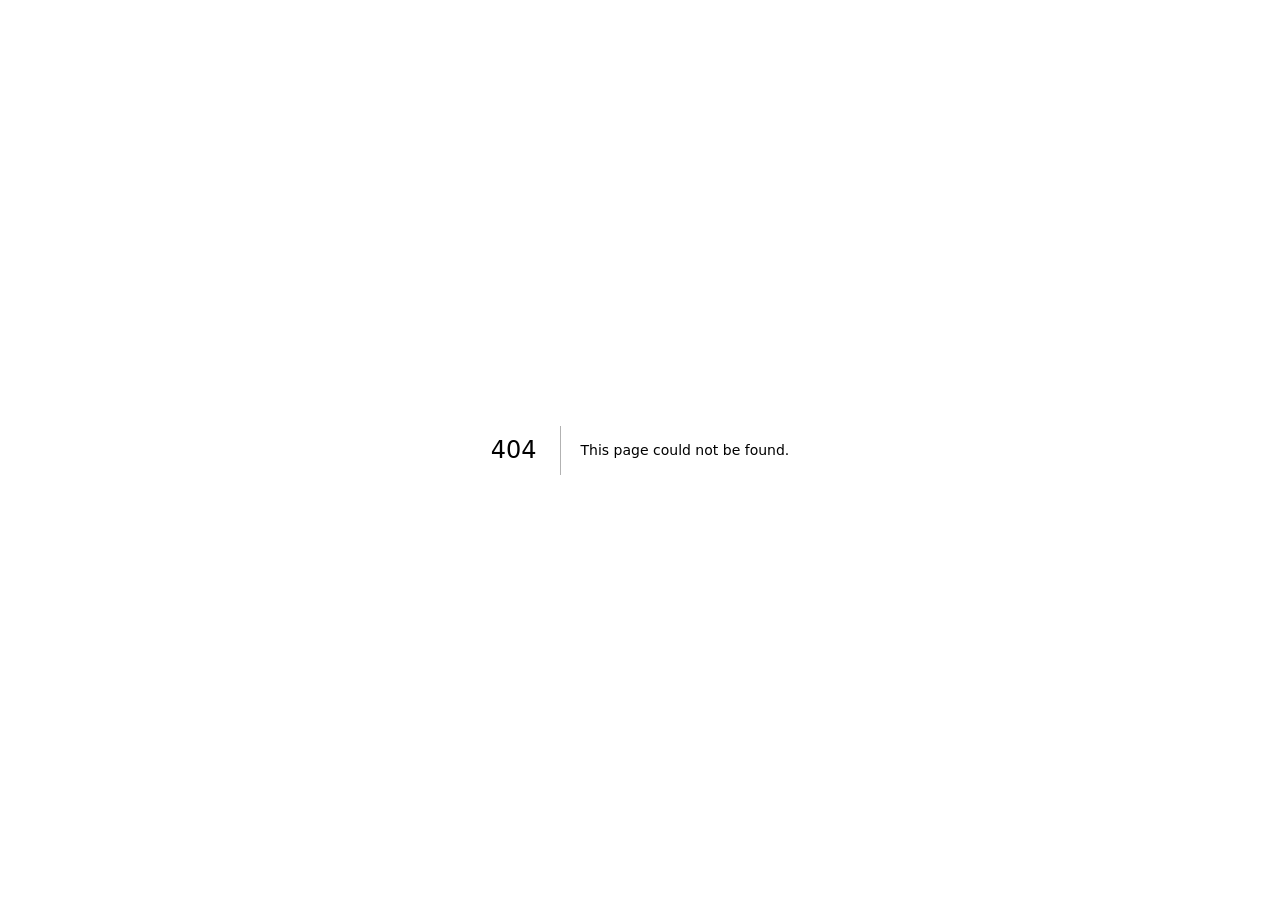
<file: 404/index.html>
<!DOCTYPE html><!--6coM4m05SlbXOGpbDki9_--><html lang="en"><head><meta charSet="utf-8"/><meta name="viewport" content="width=device-width, initial-scale=1"/><link rel="stylesheet" href="/nxt/static/css/b7cea68db7c53e96.css" data-precedence="next"/><link rel="preload" as="script" fetchPriority="low" href="/nxt/static/chunks/webpack-eb7f32b19ab9679c.js"/><script src="/nxt/static/chunks/4bd1b696-c023c6e3521b1417.js" async=""></script><script src="/nxt/static/chunks/255-2aa030c9ba2867e3.js" async=""></script><script src="/nxt/static/chunks/main-app-51fb928cd2727f00.js" async=""></script><script src="/nxt/static/chunks/app/layout-059d6af39837260b.js" async=""></script><meta name="robots" content="noindex"/><title>404: This page could not be found.</title><title>Keyword Pro | Live YouTube &amp; Reddit Keyword Research</title><meta name="description" content="Live keyword pulls with SERP links, trend charts, and research reports. No view or revenue guarantees — honest data for creators."/><meta property="og:title" content="Keyword Pro"/><meta property="og:description" content="Live keyword pulls with SERP links, trend charts, and research reports. No view or revenue guarantees — honest data for creators."/><meta property="og:url" content="https://getkeypro.com/"/><meta property="og:site_name" content="Keyword Pro"/><meta name="twitter:card" content="summary"/><meta name="twitter:title" content="Keyword Pro"/><meta name="twitter:description" content="Live keyword pulls with SERP links, trend charts, and research reports. No view or revenue guarantees — honest data for creators."/><script src="/nxt/static/chunks/polyfills-42372ed130431b0a.js" noModule=""></script></head><body class="antialiased"><div hidden=""><!--$--><!--/$--></div><div style="font-family:system-ui,&quot;Segoe UI&quot;,Roboto,Helvetica,Arial,sans-serif,&quot;Apple Color Emoji&quot;,&quot;Segoe UI Emoji&quot;;height:100vh;text-align:center;display:flex;flex-direction:column;align-items:center;justify-content:center"><div><style>body{color:#000;background:#fff;margin:0}.next-error-h1{border-right:1px solid rgba(0,0,0,.3)}@media (prefers-color-scheme:dark){body{color:#fff;background:#000}.next-error-h1{border-right:1px solid rgba(255,255,255,.3)}}</style><h1 class="next-error-h1" style="display:inline-block;margin:0 20px 0 0;padding:0 23px 0 0;font-size:24px;font-weight:500;vertical-align:top;line-height:49px">404</h1><div style="display:inline-block"><h2 style="font-size:14px;font-weight:400;line-height:49px;margin:0">This page could not be found.</h2></div></div></div><!--$--><!--/$--><script src="/nxt/static/chunks/webpack-eb7f32b19ab9679c.js" id="_R_" async=""></script><script>(self.__next_f=self.__next_f||[]).push([0])</script><script>self.__next_f.push([1,"1:\"$Sreact.fragment\"\n2:I[5918,[\"177\",\"static/chunks/app/layout-059d6af39837260b.js\"],\"GaBeacon\"]\n3:I[9766,[],\"\"]\n4:I[8924,[],\"\"]\n5:I[4431,[],\"OutletBoundary\"]\n7:I[5278,[],\"AsyncMetadataOutlet\"]\n9:I[4431,[],\"ViewportBoundary\"]\nb:I[4431,[],\"MetadataBoundary\"]\nc:\"$Sreact.suspense\"\ne:I[7150,[],\"\"]\n:HL[\"/nxt/static/css/b7cea68db7c53e96.css\",\"style\"]\n"])</script><script>self.__next_f.push([1,"0:{\"P\":null,\"b\":\"6coM4m05SlbXOGpbDki9_\",\"p\":\"\",\"c\":[\"\",\"_not-found\",\"\"],\"i\":false,\"f\":[[[\"\",{\"children\":[\"/_not-found\",{\"children\":[\"__PAGE__\",{}]}]},\"$undefined\",\"$undefined\",true],[\"\",[\"$\",\"$1\",\"c\",{\"children\":[[[\"$\",\"link\",\"0\",{\"rel\":\"stylesheet\",\"href\":\"/nxt/static/css/b7cea68db7c53e96.css\",\"precedence\":\"next\",\"crossOrigin\":\"$undefined\",\"nonce\":\"$undefined\"}]],[\"$\",\"html\",null,{\"lang\":\"en\",\"children\":[\"$\",\"body\",null,{\"className\":\"antialiased\",\"children\":[[\"$\",\"$L2\",null,{}],[\"$\",\"$L3\",null,{\"parallelRouterKey\":\"children\",\"error\":\"$undefined\",\"errorStyles\":\"$undefined\",\"errorScripts\":\"$undefined\",\"template\":[\"$\",\"$L4\",null,{}],\"templateStyles\":\"$undefined\",\"templateScripts\":\"$undefined\",\"notFound\":\"$undefined\",\"forbidden\":\"$undefined\",\"unauthorized\":\"$undefined\"}]]}]}]]}],{\"children\":[\"/_not-found\",[\"$\",\"$1\",\"c\",{\"children\":[null,[\"$\",\"$L3\",null,{\"parallelRouterKey\":\"children\",\"error\":\"$undefined\",\"errorStyles\":\"$undefined\",\"errorScripts\":\"$undefined\",\"template\":[\"$\",\"$L4\",null,{}],\"templateStyles\":\"$undefined\",\"templateScripts\":\"$undefined\",\"notFound\":\"$undefined\",\"forbidden\":\"$undefined\",\"unauthorized\":\"$undefined\"}]]}],{\"children\":[\"__PAGE__\",[\"$\",\"$1\",\"c\",{\"children\":[[[\"$\",\"title\",null,{\"children\":\"404: This page could not be found.\"}],[\"$\",\"div\",null,{\"style\":{\"fontFamily\":\"system-ui,\\\"Segoe UI\\\",Roboto,Helvetica,Arial,sans-serif,\\\"Apple Color Emoji\\\",\\\"Segoe UI Emoji\\\"\",\"height\":\"100vh\",\"textAlign\":\"center\",\"display\":\"flex\",\"flexDirection\":\"column\",\"alignItems\":\"center\",\"justifyContent\":\"center\"},\"children\":[\"$\",\"div\",null,{\"children\":[[\"$\",\"style\",null,{\"dangerouslySetInnerHTML\":{\"__html\":\"body{color:#000;background:#fff;margin:0}.next-error-h1{border-right:1px solid rgba(0,0,0,.3)}@media (prefers-color-scheme:dark){body{color:#fff;background:#000}.next-error-h1{border-right:1px solid rgba(255,255,255,.3)}}\"}}],[\"$\",\"h1\",null,{\"className\":\"next-error-h1\",\"style\":{\"display\":\"inline-block\",\"margin\":\"0 20px 0 0\",\"padding\":\"0 23px 0 0\",\"fontSize\":24,\"fontWeight\":500,\"verticalAlign\":\"top\",\"lineHeight\":\"49px\"},\"children\":404}],[\"$\",\"div\",null,{\"style\":{\"display\":\"inline-block\"},\"children\":[\"$\",\"h2\",null,{\"style\":{\"fontSize\":14,\"fontWeight\":400,\"lineHeight\":\"49px\",\"margin\":0},\"children\":\"This page could not be found.\"}]}]]}]}]],null,[\"$\",\"$L5\",null,{\"children\":[\"$L6\",[\"$\",\"$L7\",null,{\"promise\":\"$@8\"}]]}]]}],{},null,false]},null,false]},null,false],[\"$\",\"$1\",\"h\",{\"children\":[[\"$\",\"meta\",null,{\"name\":\"robots\",\"content\":\"noindex\"}],[[\"$\",\"$L9\",null,{\"children\":\"$La\"}],null],[\"$\",\"$Lb\",null,{\"children\":[\"$\",\"div\",null,{\"hidden\":true,\"children\":[\"$\",\"$c\",null,{\"fallback\":null,\"children\":\"$Ld\"}]}]}]]}],false]],\"m\":\"$undefined\",\"G\":[\"$e\",[]],\"s\":false,\"S\":true}\n"])</script><script>self.__next_f.push([1,"a:[[\"$\",\"meta\",\"0\",{\"charSet\":\"utf-8\"}],[\"$\",\"meta\",\"1\",{\"name\":\"viewport\",\"content\":\"width=device-width, initial-scale=1\"}]]\n6:null\n"])</script><script>self.__next_f.push([1,"8:{\"metadata\":[[\"$\",\"title\",\"0\",{\"children\":\"Keyword Pro | Live YouTube \u0026 Reddit Keyword Research\"}],[\"$\",\"meta\",\"1\",{\"name\":\"description\",\"content\":\"Live keyword pulls with SERP links, trend charts, and research reports. No view or revenue guarantees — honest data for creators.\"}],[\"$\",\"meta\",\"2\",{\"property\":\"og:title\",\"content\":\"Keyword Pro\"}],[\"$\",\"meta\",\"3\",{\"property\":\"og:description\",\"content\":\"Live keyword pulls with SERP links, trend charts, and research reports. No view or revenue guarantees — honest data for creators.\"}],[\"$\",\"meta\",\"4\",{\"property\":\"og:url\",\"content\":\"https://getkeypro.com/\"}],[\"$\",\"meta\",\"5\",{\"property\":\"og:site_name\",\"content\":\"Keyword Pro\"}],[\"$\",\"meta\",\"6\",{\"name\":\"twitter:card\",\"content\":\"summary\"}],[\"$\",\"meta\",\"7\",{\"name\":\"twitter:title\",\"content\":\"Keyword Pro\"}],[\"$\",\"meta\",\"8\",{\"name\":\"twitter:description\",\"content\":\"Live keyword pulls with SERP links, trend charts, and research reports. No view or revenue guarantees — honest data for creators.\"}]],\"error\":null,\"digest\":\"$undefined\"}\n"])</script><script>self.__next_f.push([1,"d:\"$8:metadata\"\n"])</script></body></html>
</file>
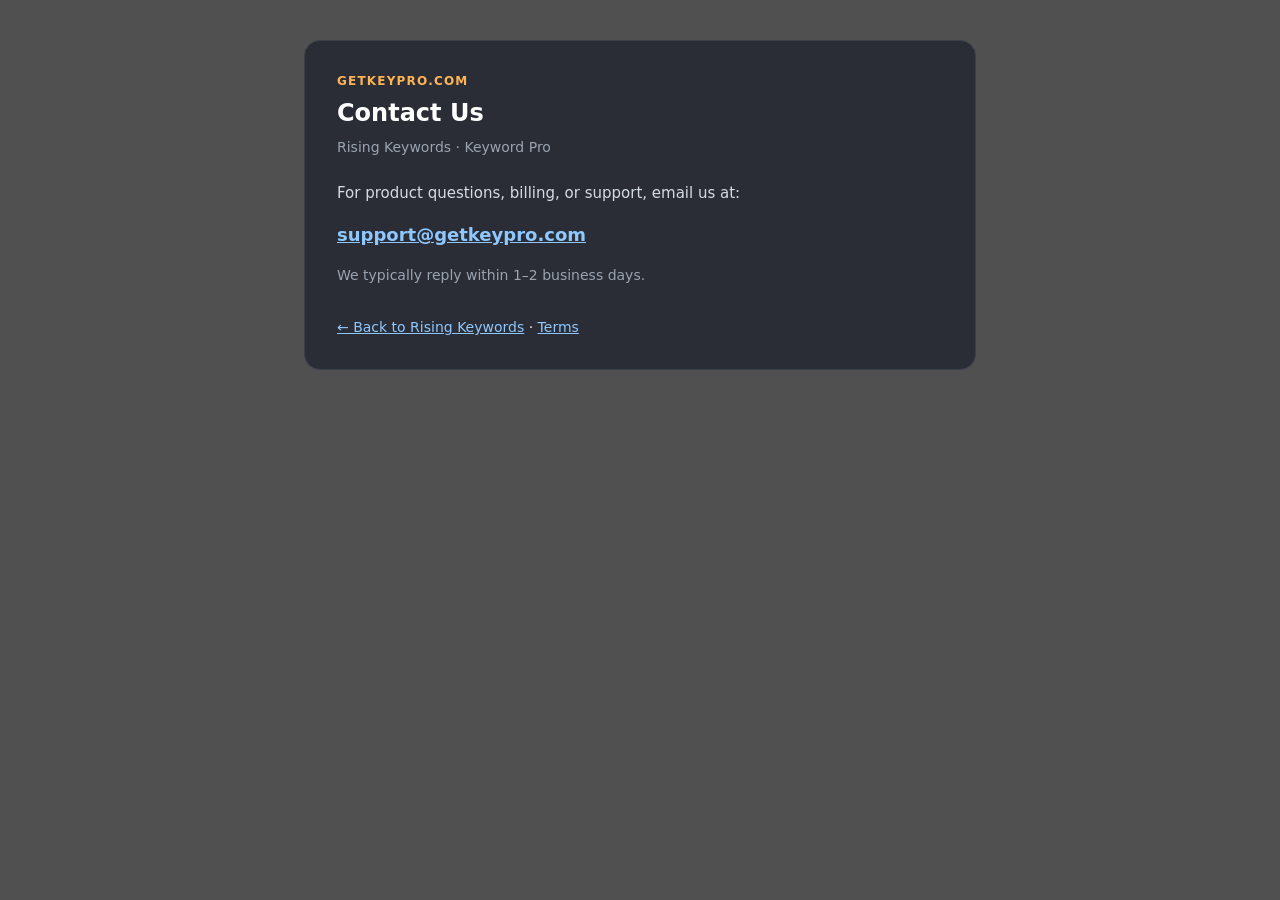
<file: contact/index.html>
<!DOCTYPE html><!--6coM4m05SlbXOGpbDki9_--><html lang="en"><head><meta charSet="utf-8"/><meta name="viewport" content="width=device-width, initial-scale=1"/><link rel="stylesheet" href="/nxt/static/css/b7cea68db7c53e96.css" data-precedence="next"/><link rel="preload" as="script" fetchPriority="low" href="/nxt/static/chunks/webpack-eb7f32b19ab9679c.js"/><script src="/nxt/static/chunks/4bd1b696-c023c6e3521b1417.js" async=""></script><script src="/nxt/static/chunks/255-2aa030c9ba2867e3.js" async=""></script><script src="/nxt/static/chunks/main-app-51fb928cd2727f00.js" async=""></script><script src="/nxt/static/chunks/app/layout-059d6af39837260b.js" async=""></script><script src="/nxt/static/chunks/619-ba102abea3e3d0e4.js" async=""></script><script src="/nxt/static/chunks/app/contact/page-4b4db6143856ccb4.js" async=""></script><title>Contact Us | Rising Keywords — getkeypro.com</title><meta name="description" content="Contact Keyword Pro / Rising Keywords support."/><link rel="canonical" href="https://getkeypro.com/contact/"/><meta property="og:title" content="Keyword Pro"/><meta property="og:description" content="Contact Keyword Pro / Rising Keywords support."/><meta property="og:url" content="https://getkeypro.com/"/><meta property="og:site_name" content="Keyword Pro"/><meta name="twitter:card" content="summary"/><meta name="twitter:title" content="Keyword Pro"/><meta name="twitter:description" content="Contact Keyword Pro / Rising Keywords support."/><script src="/nxt/static/chunks/polyfills-42372ed130431b0a.js" noModule=""></script></head><body class="antialiased"><div hidden=""><!--$--><!--/$--></div><main class="min-h-screen bg-[#505050] text-[#eef1f6] px-5 py-10"><div class="mx-auto max-w-2xl rounded-2xl border border-[#3a3f4a] bg-[#2a2d35] p-8"><p class="text-xs font-bold uppercase tracking-widest text-[#ffb454] mb-2">getkeypro.com</p><h1 class="text-2xl font-bold text-white mb-2">Contact Us</h1><p class="text-sm text-[#9aa3b0] mb-6">Rising Keywords · Keyword Pro</p><section class="space-y-4 text-[15px] leading-relaxed text-[#d5dbe6]"><p>For product questions, billing, or support, email us at:</p><p><a class="text-lg font-semibold text-[#8ec8ff] underline" href="mailto:support@getkeypro.com">support@getkeypro.com</a></p><p class="text-sm text-[#9aa3b0]">We typically reply within 1–2 business days.</p></section><p class="mt-8 text-sm"><a class="text-[#8ec8ff] underline" href="/vending/">← Back to Rising Keywords</a> · <a class="text-[#8ec8ff] underline" href="/terms/">Terms</a></p></div></main><!--$--><!--/$--><script src="/nxt/static/chunks/webpack-eb7f32b19ab9679c.js" id="_R_" async=""></script><script>(self.__next_f=self.__next_f||[]).push([0])</script><script>self.__next_f.push([1,"1:\"$Sreact.fragment\"\n2:I[5918,[\"177\",\"static/chunks/app/layout-059d6af39837260b.js\"],\"GaBeacon\"]\n3:I[9766,[],\"\"]\n4:I[8924,[],\"\"]\n5:I[2619,[\"619\",\"static/chunks/619-ba102abea3e3d0e4.js\",\"977\",\"static/chunks/app/contact/page-4b4db6143856ccb4.js\"],\"\"]\n6:I[4431,[],\"OutletBoundary\"]\n8:I[5278,[],\"AsyncMetadataOutlet\"]\na:I[4431,[],\"ViewportBoundary\"]\nc:I[4431,[],\"MetadataBoundary\"]\nd:\"$Sreact.suspense\"\nf:I[7150,[],\"\"]\n:HL[\"/nxt/static/css/b7cea68db7c53e96.css\",\"style\"]\n"])</script><script>self.__next_f.push([1,"0:{\"P\":null,\"b\":\"6coM4m05SlbXOGpbDki9_\",\"p\":\"\",\"c\":[\"\",\"contact\",\"\"],\"i\":false,\"f\":[[[\"\",{\"children\":[\"contact\",{\"children\":[\"__PAGE__\",{}]}]},\"$undefined\",\"$undefined\",true],[\"\",[\"$\",\"$1\",\"c\",{\"children\":[[[\"$\",\"link\",\"0\",{\"rel\":\"stylesheet\",\"href\":\"/nxt/static/css/b7cea68db7c53e96.css\",\"precedence\":\"next\",\"crossOrigin\":\"$undefined\",\"nonce\":\"$undefined\"}]],[\"$\",\"html\",null,{\"lang\":\"en\",\"children\":[\"$\",\"body\",null,{\"className\":\"antialiased\",\"children\":[[\"$\",\"$L2\",null,{}],[\"$\",\"$L3\",null,{\"parallelRouterKey\":\"children\",\"error\":\"$undefined\",\"errorStyles\":\"$undefined\",\"errorScripts\":\"$undefined\",\"template\":[\"$\",\"$L4\",null,{}],\"templateStyles\":\"$undefined\",\"templateScripts\":\"$undefined\",\"notFound\":[[[\"$\",\"title\",null,{\"children\":\"404: This page could not be found.\"}],[\"$\",\"div\",null,{\"style\":{\"fontFamily\":\"system-ui,\\\"Segoe UI\\\",Roboto,Helvetica,Arial,sans-serif,\\\"Apple Color Emoji\\\",\\\"Segoe UI Emoji\\\"\",\"height\":\"100vh\",\"textAlign\":\"center\",\"display\":\"flex\",\"flexDirection\":\"column\",\"alignItems\":\"center\",\"justifyContent\":\"center\"},\"children\":[\"$\",\"div\",null,{\"children\":[[\"$\",\"style\",null,{\"dangerouslySetInnerHTML\":{\"__html\":\"body{color:#000;background:#fff;margin:0}.next-error-h1{border-right:1px solid rgba(0,0,0,.3)}@media (prefers-color-scheme:dark){body{color:#fff;background:#000}.next-error-h1{border-right:1px solid rgba(255,255,255,.3)}}\"}}],[\"$\",\"h1\",null,{\"className\":\"next-error-h1\",\"style\":{\"display\":\"inline-block\",\"margin\":\"0 20px 0 0\",\"padding\":\"0 23px 0 0\",\"fontSize\":24,\"fontWeight\":500,\"verticalAlign\":\"top\",\"lineHeight\":\"49px\"},\"children\":404}],[\"$\",\"div\",null,{\"style\":{\"display\":\"inline-block\"},\"children\":[\"$\",\"h2\",null,{\"style\":{\"fontSize\":14,\"fontWeight\":400,\"lineHeight\":\"49px\",\"margin\":0},\"children\":\"This page could not be found.\"}]}]]}]}]],[]],\"forbidden\":\"$undefined\",\"unauthorized\":\"$undefined\"}]]}]}]]}],{\"children\":[\"contact\",[\"$\",\"$1\",\"c\",{\"children\":[null,[\"$\",\"$L3\",null,{\"parallelRouterKey\":\"children\",\"error\":\"$undefined\",\"errorStyles\":\"$undefined\",\"errorScripts\":\"$undefined\",\"template\":[\"$\",\"$L4\",null,{}],\"templateStyles\":\"$undefined\",\"templateScripts\":\"$undefined\",\"notFound\":\"$undefined\",\"forbidden\":\"$undefined\",\"unauthorized\":\"$undefined\"}]]}],{\"children\":[\"__PAGE__\",[\"$\",\"$1\",\"c\",{\"children\":[[\"$\",\"main\",null,{\"className\":\"min-h-screen bg-[#505050] text-[#eef1f6] px-5 py-10\",\"children\":[\"$\",\"div\",null,{\"className\":\"mx-auto max-w-2xl rounded-2xl border border-[#3a3f4a] bg-[#2a2d35] p-8\",\"children\":[[\"$\",\"p\",null,{\"className\":\"text-xs font-bold uppercase tracking-widest text-[#ffb454] mb-2\",\"children\":\"getkeypro.com\"}],[\"$\",\"h1\",null,{\"className\":\"text-2xl font-bold text-white mb-2\",\"children\":\"Contact Us\"}],[\"$\",\"p\",null,{\"className\":\"text-sm text-[#9aa3b0] mb-6\",\"children\":\"Rising Keywords · Keyword Pro\"}],[\"$\",\"section\",null,{\"className\":\"space-y-4 text-[15px] leading-relaxed text-[#d5dbe6]\",\"children\":[[\"$\",\"p\",null,{\"children\":\"For product questions, billing, or support, email us at:\"}],[\"$\",\"p\",null,{\"children\":[\"$\",\"a\",null,{\"className\":\"text-lg font-semibold text-[#8ec8ff] underline\",\"href\":\"mailto:support@getkeypro.com\",\"children\":\"support@getkeypro.com\"}]}],[\"$\",\"p\",null,{\"className\":\"text-sm text-[#9aa3b0]\",\"children\":\"We typically reply within 1–2 business days.\"}]]}],[\"$\",\"p\",null,{\"className\":\"mt-8 text-sm\",\"children\":[[\"$\",\"$L5\",null,{\"href\":\"/vending/\",\"className\":\"text-[#8ec8ff] underline\",\"children\":\"← Back to Rising Keywords\"}],\" · \",[\"$\",\"$L5\",null,{\"href\":\"/terms/\",\"className\":\"text-[#8ec8ff] underline\",\"children\":\"Terms\"}]]}]]}]}],null,[\"$\",\"$L6\",null,{\"children\":[\"$L7\",[\"$\",\"$L8\",null,{\"promise\":\"$@9\"}]]}]]}],{},null,false]},null,false]},null,false],[\"$\",\"$1\",\"h\",{\"children\":[null,[[\"$\",\"$La\",null,{\"children\":\"$Lb\"}],null],[\"$\",\"$Lc\",null,{\"children\":[\"$\",\"div\",null,{\"hidden\":true,\"children\":[\"$\",\"$d\",null,{\"fallback\":null,\"children\":\"$Le\"}]}]}]]}],false]],\"m\":\"$undefined\",\"G\":[\"$f\",[]],\"s\":false,\"S\":true}\n"])</script><script>self.__next_f.push([1,"b:[[\"$\",\"meta\",\"0\",{\"charSet\":\"utf-8\"}],[\"$\",\"meta\",\"1\",{\"name\":\"viewport\",\"content\":\"width=device-width, initial-scale=1\"}]]\n7:null\n"])</script><script>self.__next_f.push([1,"9:{\"metadata\":[[\"$\",\"title\",\"0\",{\"children\":\"Contact Us | Rising Keywords — getkeypro.com\"}],[\"$\",\"meta\",\"1\",{\"name\":\"description\",\"content\":\"Contact Keyword Pro / Rising Keywords support.\"}],[\"$\",\"link\",\"2\",{\"rel\":\"canonical\",\"href\":\"https://getkeypro.com/contact/\"}],[\"$\",\"meta\",\"3\",{\"property\":\"og:title\",\"content\":\"Keyword Pro\"}],[\"$\",\"meta\",\"4\",{\"property\":\"og:description\",\"content\":\"Contact Keyword Pro / Rising Keywords support.\"}],[\"$\",\"meta\",\"5\",{\"property\":\"og:url\",\"content\":\"https://getkeypro.com/\"}],[\"$\",\"meta\",\"6\",{\"property\":\"og:site_name\",\"content\":\"Keyword Pro\"}],[\"$\",\"meta\",\"7\",{\"name\":\"twitter:card\",\"content\":\"summary\"}],[\"$\",\"meta\",\"8\",{\"name\":\"twitter:title\",\"content\":\"Keyword Pro\"}],[\"$\",\"meta\",\"9\",{\"name\":\"twitter:description\",\"content\":\"Contact Keyword Pro / Rising Keywords support.\"}]],\"error\":null,\"digest\":\"$undefined\"}\n"])</script><script>self.__next_f.push([1,"e:\"$9:metadata\"\n"])</script></body></html>
</file>
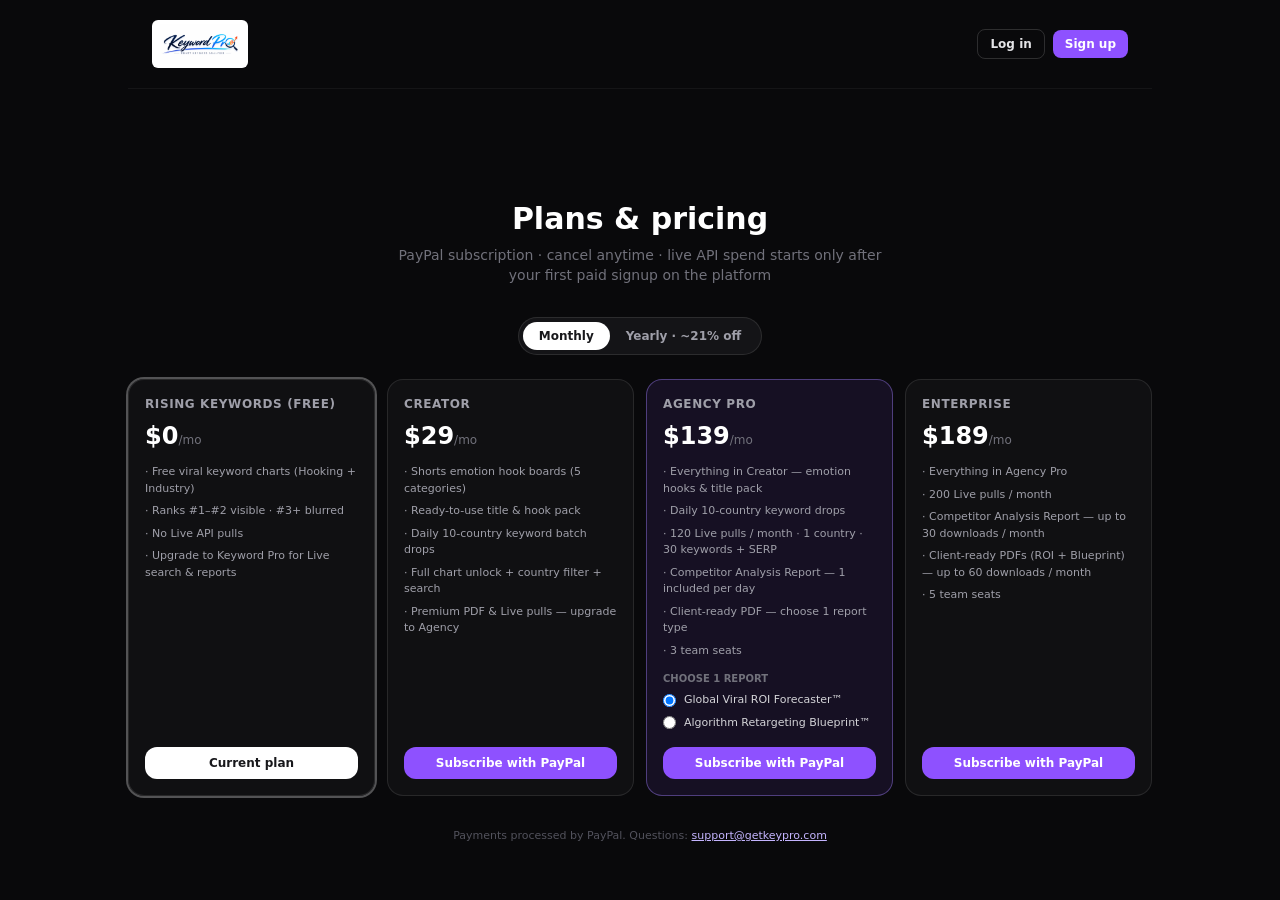
<file: plans/index.html>
<!DOCTYPE html><!--6coM4m05SlbXOGpbDki9_--><html lang="en"><head><meta charSet="utf-8"/><meta name="viewport" content="width=device-width, initial-scale=1"/><link rel="preload" as="image" href="/keyword-pro-logo.png"/><link rel="stylesheet" href="/nxt/static/css/b7cea68db7c53e96.css" data-precedence="next"/><link rel="preload" as="script" fetchPriority="low" href="/nxt/static/chunks/webpack-eb7f32b19ab9679c.js"/><script src="/nxt/static/chunks/4bd1b696-c023c6e3521b1417.js" async=""></script><script src="/nxt/static/chunks/255-2aa030c9ba2867e3.js" async=""></script><script src="/nxt/static/chunks/main-app-51fb928cd2727f00.js" async=""></script><script src="/nxt/static/chunks/app/layout-059d6af39837260b.js" async=""></script><script src="/nxt/static/chunks/619-ba102abea3e3d0e4.js" async=""></script><script src="/nxt/static/chunks/239-17c63ab2a4f7ef9b.js" async=""></script><script src="/nxt/static/chunks/850-97735de41576a1cd.js" async=""></script><script src="/nxt/static/chunks/app/plans/page-b953b72396a9dc03.js" async=""></script><title>Keyword Pro | Live YouTube &amp; Reddit Keyword Research</title><meta name="description" content="Live keyword pulls with SERP links, trend charts, and research reports. No view or revenue guarantees — honest data for creators."/><meta property="og:title" content="Keyword Pro"/><meta property="og:description" content="Live keyword pulls with SERP links, trend charts, and research reports. No view or revenue guarantees — honest data for creators."/><meta property="og:url" content="https://getkeypro.com/"/><meta property="og:site_name" content="Keyword Pro"/><meta name="twitter:card" content="summary"/><meta name="twitter:title" content="Keyword Pro"/><meta name="twitter:description" content="Live keyword pulls with SERP links, trend charts, and research reports. No view or revenue guarantees — honest data for creators."/><script src="/nxt/static/chunks/polyfills-42372ed130431b0a.js" noModule=""></script></head><body class="antialiased"><div hidden=""><!--$--><!--/$--></div><div class="min-h-screen bg-[#09090b] text-zinc-100"><nav class="flex flex-wrap items-center justify-between gap-3 px-6 py-5 max-w-5xl mx-auto border-b border-white/5"><a class="shrink-0 inline-flex items-center" href="/"><img alt="Keyword Pro" width="180" height="54" decoding="async" data-nimg="1" class="h-11 sm:h-12 w-auto rounded-md bg-white px-2 py-1 object-contain" style="color:transparent" src="/keyword-pro-logo.png"/></a><div class="flex flex-wrap items-center gap-2"><button type="button" class="rounded-lg border border-white/15 px-3 py-1.5 text-xs font-semibold text-zinc-200 hover:bg-white/5">Log in</button><button type="button" class="rounded-lg bg-violet-500 px-3 py-1.5 text-xs font-bold text-white hover:bg-violet-400">Sign up</button></div></nav><main class="px-5 py-12"><section id="pricing" class="w-full max-w-5xl mx-auto mt-16"><div class="text-center mb-8"><h2 class="text-2xl sm:text-3xl font-black text-white mb-2">Plans &amp; pricing</h2><p class="text-sm text-zinc-500 max-w-lg mx-auto">PayPal subscription · cancel anytime · live API spend starts only after your first paid signup on the platform</p></div><div class="flex justify-center mb-6"><div class="inline-flex rounded-full border border-white/10 bg-zinc-900/80 p-1"><button type="button" class="rounded-full px-4 py-1.5 text-xs font-semibold transition-colors bg-white text-zinc-900">Monthly</button><button type="button" class="rounded-full px-4 py-1.5 text-xs font-semibold transition-colors text-zinc-400 hover:text-white">Yearly · ~21% off</button></div></div><div class="grid grid-cols-1 sm:grid-cols-2 lg:grid-cols-4 gap-3 max-w-5xl mx-auto"><div class="rounded-2xl border p-4 flex flex-col border-white/10 bg-zinc-900/50 ring-2 ring-white/30"><p class="text-xs font-bold text-zinc-400 uppercase tracking-wider">Rising Keywords (Free)</p><p class="mt-2 text-2xl font-black text-white">$0<span class="text-xs font-medium text-zinc-500">/mo</span></p><ul class="mt-3 space-y-1.5 text-[11px] text-zinc-400 flex-1"><li>· <!-- -->Free viral keyword charts (Hooking + Industry)</li><li>· <!-- -->Ranks #1–#2 visible · #3+ blurred</li><li>· <!-- -->No Live API pulls</li><li>· <!-- -->Upgrade to Keyword Pro for Live search &amp; reports</li></ul><button type="button" class="mt-4 w-full rounded-xl py-2 text-xs font-bold transition-colors bg-white text-zinc-900">Current plan</button></div><div class="rounded-2xl border p-4 flex flex-col border-white/10 bg-zinc-900/50 "><p class="text-xs font-bold text-zinc-400 uppercase tracking-wider">Creator</p><p class="mt-2 text-2xl font-black text-white">$29<span class="text-xs font-medium text-zinc-500">/mo</span></p><ul class="mt-3 space-y-1.5 text-[11px] text-zinc-400 flex-1"><li>· <!-- -->Shorts emotion hook boards (5 categories)</li><li>· <!-- -->Ready-to-use title &amp; hook pack</li><li>· <!-- -->Daily 10-country keyword batch drops</li><li>· <!-- -->Full chart unlock + country filter + search</li><li>· <!-- -->Premium PDF &amp; Live pulls — upgrade to Agency</li></ul><button type="button" class="mt-4 w-full rounded-xl py-2 text-xs font-bold transition-colors bg-violet-500 text-white hover:bg-violet-400">Subscribe with PayPal</button></div><div class="rounded-2xl border p-4 flex flex-col border-violet-400/40 bg-violet-500/10 "><p class="text-xs font-bold text-zinc-400 uppercase tracking-wider">Agency Pro</p><p class="mt-2 text-2xl font-black text-white">$139<span class="text-xs font-medium text-zinc-500">/mo</span></p><ul class="mt-3 space-y-1.5 text-[11px] text-zinc-400 flex-1"><li>· <!-- -->Everything in Creator — emotion hooks &amp; title pack</li><li>· <!-- -->Daily 10-country keyword drops</li><li>· <!-- -->120 Live pulls / month · 1 country · 30 keywords + SERP</li><li>· <!-- -->Competitor Analysis Report — 1 included per day</li><li>· <!-- -->Client-ready PDF — choose 1 report type</li><li>· <!-- -->3 team seats</li></ul><div class="mt-3 space-y-1.5"><p class="text-[10px] font-bold text-zinc-500 uppercase">Choose 1 report</p><label class="flex items-center gap-2 text-[11px] text-zinc-300"><input type="radio" name="agency-report" checked=""/>Global Viral ROI Forecaster™</label><label class="flex items-center gap-2 text-[11px] text-zinc-300"><input type="radio" name="agency-report"/>Algorithm Retargeting Blueprint™</label></div><button type="button" class="mt-4 w-full rounded-xl py-2 text-xs font-bold transition-colors bg-violet-500 text-white hover:bg-violet-400">Subscribe with PayPal</button></div><div class="rounded-2xl border p-4 flex flex-col border-white/10 bg-zinc-900/50 "><p class="text-xs font-bold text-zinc-400 uppercase tracking-wider">Enterprise</p><p class="mt-2 text-2xl font-black text-white">$189<span class="text-xs font-medium text-zinc-500">/mo</span></p><ul class="mt-3 space-y-1.5 text-[11px] text-zinc-400 flex-1"><li>· <!-- -->Everything in Agency Pro</li><li>· <!-- -->200 Live pulls / month</li><li>· <!-- -->Competitor Analysis Report — up to 30 downloads / month</li><li>· <!-- -->Client-ready PDFs (ROI + Blueprint) — up to 60 downloads / month</li><li>· <!-- -->5 team seats</li></ul><button type="button" class="mt-4 w-full rounded-xl py-2 text-xs font-bold transition-colors bg-violet-500 text-white hover:bg-violet-400">Subscribe with PayPal</button></div></div></section><p class="text-center text-[11px] text-zinc-600 mt-8 max-w-md mx-auto">Payments processed by PayPal. Questions:<!-- --> <a href="mailto:support@getkeypro.com" class="text-violet-300 underline">support@getkeypro.com</a></p></main></div><!--$--><!--/$--><script src="/nxt/static/chunks/webpack-eb7f32b19ab9679c.js" id="_R_" async=""></script><script>(self.__next_f=self.__next_f||[]).push([0])</script><script>self.__next_f.push([1,"1:\"$Sreact.fragment\"\n2:I[5918,[\"177\",\"static/chunks/app/layout-059d6af39837260b.js\"],\"GaBeacon\"]\n3:I[9766,[],\"\"]\n4:I[8924,[],\"\"]\n5:I[226,[\"619\",\"static/chunks/619-ba102abea3e3d0e4.js\",\"239\",\"static/chunks/239-17c63ab2a4f7ef9b.js\",\"850\",\"static/chunks/850-97735de41576a1cd.js\",\"481\",\"static/chunks/app/plans/page-b953b72396a9dc03.js\"],\"PlansPageClient\"]\n6:I[4431,[],\"OutletBoundary\"]\n8:I[5278,[],\"AsyncMetadataOutlet\"]\na:I[4431,[],\"ViewportBoundary\"]\nc:I[4431,[],\"MetadataBoundary\"]\nd:\"$Sreact.suspense\"\nf:I[7150,[],\"\"]\n:HL[\"/nxt/static/css/b7cea68db7c53e96.css\",\"style\"]\n"])</script><script>self.__next_f.push([1,"0:{\"P\":null,\"b\":\"6coM4m05SlbXOGpbDki9_\",\"p\":\"\",\"c\":[\"\",\"plans\",\"\"],\"i\":false,\"f\":[[[\"\",{\"children\":[\"plans\",{\"children\":[\"__PAGE__\",{}]}]},\"$undefined\",\"$undefined\",true],[\"\",[\"$\",\"$1\",\"c\",{\"children\":[[[\"$\",\"link\",\"0\",{\"rel\":\"stylesheet\",\"href\":\"/nxt/static/css/b7cea68db7c53e96.css\",\"precedence\":\"next\",\"crossOrigin\":\"$undefined\",\"nonce\":\"$undefined\"}]],[\"$\",\"html\",null,{\"lang\":\"en\",\"children\":[\"$\",\"body\",null,{\"className\":\"antialiased\",\"children\":[[\"$\",\"$L2\",null,{}],[\"$\",\"$L3\",null,{\"parallelRouterKey\":\"children\",\"error\":\"$undefined\",\"errorStyles\":\"$undefined\",\"errorScripts\":\"$undefined\",\"template\":[\"$\",\"$L4\",null,{}],\"templateStyles\":\"$undefined\",\"templateScripts\":\"$undefined\",\"notFound\":[[[\"$\",\"title\",null,{\"children\":\"404: This page could not be found.\"}],[\"$\",\"div\",null,{\"style\":{\"fontFamily\":\"system-ui,\\\"Segoe UI\\\",Roboto,Helvetica,Arial,sans-serif,\\\"Apple Color Emoji\\\",\\\"Segoe UI Emoji\\\"\",\"height\":\"100vh\",\"textAlign\":\"center\",\"display\":\"flex\",\"flexDirection\":\"column\",\"alignItems\":\"center\",\"justifyContent\":\"center\"},\"children\":[\"$\",\"div\",null,{\"children\":[[\"$\",\"style\",null,{\"dangerouslySetInnerHTML\":{\"__html\":\"body{color:#000;background:#fff;margin:0}.next-error-h1{border-right:1px solid rgba(0,0,0,.3)}@media (prefers-color-scheme:dark){body{color:#fff;background:#000}.next-error-h1{border-right:1px solid rgba(255,255,255,.3)}}\"}}],[\"$\",\"h1\",null,{\"className\":\"next-error-h1\",\"style\":{\"display\":\"inline-block\",\"margin\":\"0 20px 0 0\",\"padding\":\"0 23px 0 0\",\"fontSize\":24,\"fontWeight\":500,\"verticalAlign\":\"top\",\"lineHeight\":\"49px\"},\"children\":404}],[\"$\",\"div\",null,{\"style\":{\"display\":\"inline-block\"},\"children\":[\"$\",\"h2\",null,{\"style\":{\"fontSize\":14,\"fontWeight\":400,\"lineHeight\":\"49px\",\"margin\":0},\"children\":\"This page could not be found.\"}]}]]}]}]],[]],\"forbidden\":\"$undefined\",\"unauthorized\":\"$undefined\"}]]}]}]]}],{\"children\":[\"plans\",[\"$\",\"$1\",\"c\",{\"children\":[null,[\"$\",\"$L3\",null,{\"parallelRouterKey\":\"children\",\"error\":\"$undefined\",\"errorStyles\":\"$undefined\",\"errorScripts\":\"$undefined\",\"template\":[\"$\",\"$L4\",null,{}],\"templateStyles\":\"$undefined\",\"templateScripts\":\"$undefined\",\"notFound\":\"$undefined\",\"forbidden\":\"$undefined\",\"unauthorized\":\"$undefined\"}]]}],{\"children\":[\"__PAGE__\",[\"$\",\"$1\",\"c\",{\"children\":[[\"$\",\"$L5\",null,{}],null,[\"$\",\"$L6\",null,{\"children\":[\"$L7\",[\"$\",\"$L8\",null,{\"promise\":\"$@9\"}]]}]]}],{},null,false]},null,false]},null,false],[\"$\",\"$1\",\"h\",{\"children\":[null,[[\"$\",\"$La\",null,{\"children\":\"$Lb\"}],null],[\"$\",\"$Lc\",null,{\"children\":[\"$\",\"div\",null,{\"hidden\":true,\"children\":[\"$\",\"$d\",null,{\"fallback\":null,\"children\":\"$Le\"}]}]}]]}],false]],\"m\":\"$undefined\",\"G\":[\"$f\",[]],\"s\":false,\"S\":true}\n"])</script><script>self.__next_f.push([1,"b:[[\"$\",\"meta\",\"0\",{\"charSet\":\"utf-8\"}],[\"$\",\"meta\",\"1\",{\"name\":\"viewport\",\"content\":\"width=device-width, initial-scale=1\"}]]\n7:null\n"])</script><script>self.__next_f.push([1,"9:{\"metadata\":[[\"$\",\"title\",\"0\",{\"children\":\"Keyword Pro | Live YouTube \u0026 Reddit Keyword Research\"}],[\"$\",\"meta\",\"1\",{\"name\":\"description\",\"content\":\"Live keyword pulls with SERP links, trend charts, and research reports. No view or revenue guarantees — honest data for creators.\"}],[\"$\",\"meta\",\"2\",{\"property\":\"og:title\",\"content\":\"Keyword Pro\"}],[\"$\",\"meta\",\"3\",{\"property\":\"og:description\",\"content\":\"Live keyword pulls with SERP links, trend charts, and research reports. No view or revenue guarantees — honest data for creators.\"}],[\"$\",\"meta\",\"4\",{\"property\":\"og:url\",\"content\":\"https://getkeypro.com/\"}],[\"$\",\"meta\",\"5\",{\"property\":\"og:site_name\",\"content\":\"Keyword Pro\"}],[\"$\",\"meta\",\"6\",{\"name\":\"twitter:card\",\"content\":\"summary\"}],[\"$\",\"meta\",\"7\",{\"name\":\"twitter:title\",\"content\":\"Keyword Pro\"}],[\"$\",\"meta\",\"8\",{\"name\":\"twitter:description\",\"content\":\"Live keyword pulls with SERP links, trend charts, and research reports. No view or revenue guarantees — honest data for creators.\"}]],\"error\":null,\"digest\":\"$undefined\"}\n"])</script><script>self.__next_f.push([1,"e:\"$9:metadata\"\n"])</script></body></html>
</file>
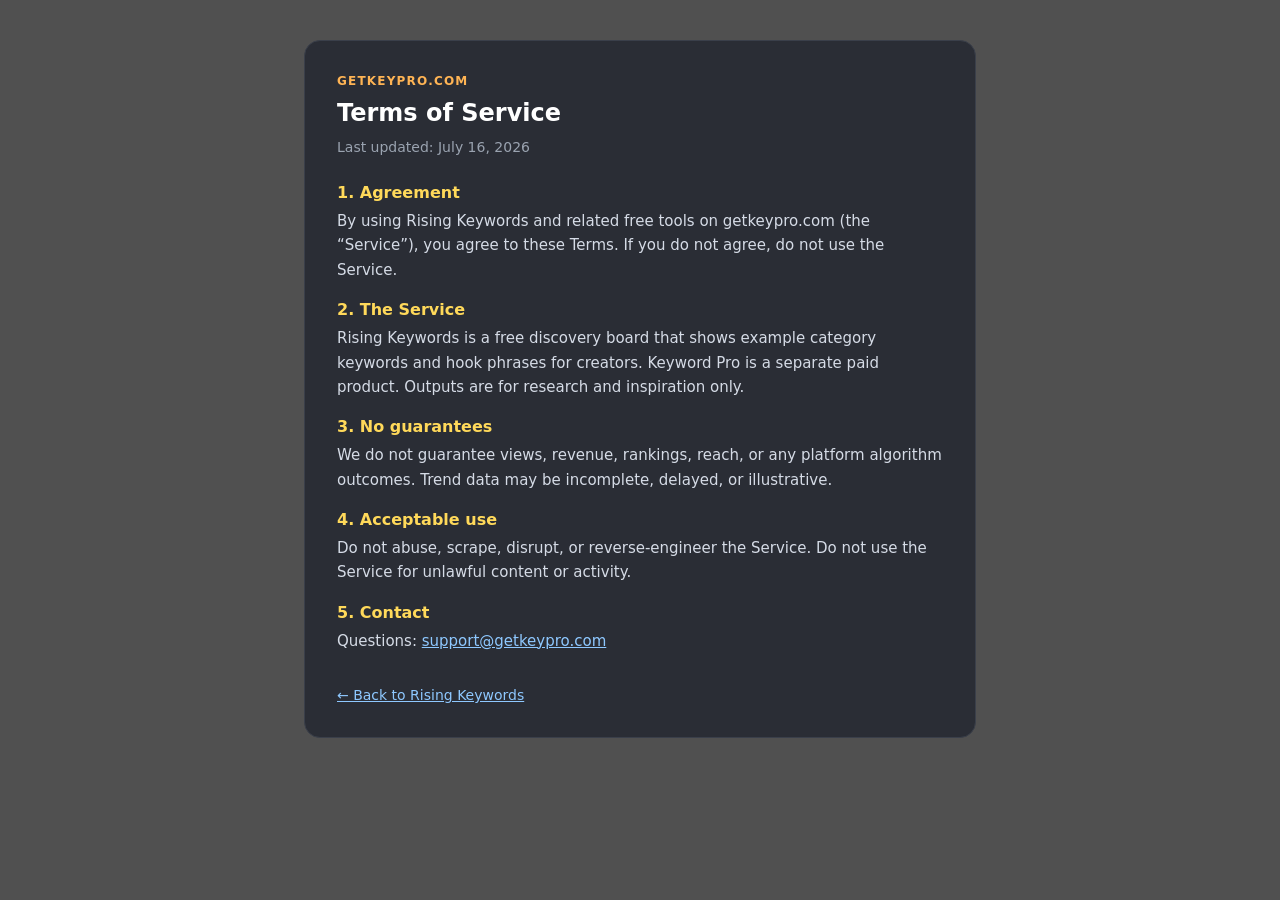
<file: terms/index.html>
<!DOCTYPE html><!--6coM4m05SlbXOGpbDki9_--><html lang="en"><head><meta charSet="utf-8"/><meta name="viewport" content="width=device-width, initial-scale=1"/><link rel="stylesheet" href="/nxt/static/css/b7cea68db7c53e96.css" data-precedence="next"/><link rel="preload" as="script" fetchPriority="low" href="/nxt/static/chunks/webpack-eb7f32b19ab9679c.js"/><script src="/nxt/static/chunks/4bd1b696-c023c6e3521b1417.js" async=""></script><script src="/nxt/static/chunks/255-2aa030c9ba2867e3.js" async=""></script><script src="/nxt/static/chunks/main-app-51fb928cd2727f00.js" async=""></script><script src="/nxt/static/chunks/app/layout-059d6af39837260b.js" async=""></script><script src="/nxt/static/chunks/619-ba102abea3e3d0e4.js" async=""></script><script src="/nxt/static/chunks/app/terms/page-4b4db6143856ccb4.js" async=""></script><title>Terms of Service | Rising Keywords — getkeypro.com</title><meta name="description" content="Terms of Service for the free Rising Keywords board on getkeypro.com."/><link rel="canonical" href="https://getkeypro.com/terms/"/><meta property="og:title" content="Keyword Pro"/><meta property="og:description" content="Terms of Service for the free Rising Keywords board on getkeypro.com."/><meta property="og:url" content="https://getkeypro.com/"/><meta property="og:site_name" content="Keyword Pro"/><meta name="twitter:card" content="summary"/><meta name="twitter:title" content="Keyword Pro"/><meta name="twitter:description" content="Terms of Service for the free Rising Keywords board on getkeypro.com."/><script src="/nxt/static/chunks/polyfills-42372ed130431b0a.js" noModule=""></script></head><body class="antialiased"><div hidden=""><!--$--><!--/$--></div><main class="min-h-screen bg-[#505050] text-[#eef1f6] px-5 py-10"><div class="mx-auto max-w-2xl rounded-2xl border border-[#3a3f4a] bg-[#2a2d35] p-8"><p class="text-xs font-bold uppercase tracking-widest text-[#ffb454] mb-2">getkeypro.com</p><h1 class="text-2xl font-bold text-white mb-2">Terms of Service</h1><p class="text-sm text-[#9aa3b0] mb-6">Last updated: July 16, 2026</p><section class="space-y-4 text-[15px] leading-relaxed text-[#d5dbe6]"><div><h2 class="text-base font-bold text-[#ffd95a] mb-1">1. Agreement</h2><p>By using Rising Keywords and related free tools on getkeypro.com (the “Service”), you agree to these Terms. If you do not agree, do not use the Service.</p></div><div><h2 class="text-base font-bold text-[#ffd95a] mb-1">2. The Service</h2><p>Rising Keywords is a free discovery board that shows example category keywords and hook phrases for creators. Keyword Pro is a separate paid product. Outputs are for research and inspiration only.</p></div><div><h2 class="text-base font-bold text-[#ffd95a] mb-1">3. No guarantees</h2><p>We do not guarantee views, revenue, rankings, reach, or any platform algorithm outcomes. Trend data may be incomplete, delayed, or illustrative.</p></div><div><h2 class="text-base font-bold text-[#ffd95a] mb-1">4. Acceptable use</h2><p>Do not abuse, scrape, disrupt, or reverse-engineer the Service. Do not use the Service for unlawful content or activity.</p></div><div><h2 class="text-base font-bold text-[#ffd95a] mb-1">5. Contact</h2><p>Questions:<!-- --> <a class="text-[#8ec8ff] underline" href="mailto:support@getkeypro.com">support@getkeypro.com</a></p></div></section><p class="mt-8 text-sm"><a class="text-[#8ec8ff] underline" href="/vending/">← Back to Rising Keywords</a></p></div></main><!--$--><!--/$--><script src="/nxt/static/chunks/webpack-eb7f32b19ab9679c.js" id="_R_" async=""></script><script>(self.__next_f=self.__next_f||[]).push([0])</script><script>self.__next_f.push([1,"1:\"$Sreact.fragment\"\n2:I[5918,[\"177\",\"static/chunks/app/layout-059d6af39837260b.js\"],\"GaBeacon\"]\n3:I[9766,[],\"\"]\n4:I[8924,[],\"\"]\n5:I[2619,[\"619\",\"static/chunks/619-ba102abea3e3d0e4.js\",\"66\",\"static/chunks/app/terms/page-4b4db6143856ccb4.js\"],\"\"]\n8:I[7150,[],\"\"]\n:HL[\"/nxt/static/css/b7cea68db7c53e96.css\",\"style\"]\n"])</script><script>self.__next_f.push([1,"0:{\"P\":null,\"b\":\"6coM4m05SlbXOGpbDki9_\",\"p\":\"\",\"c\":[\"\",\"terms\",\"\"],\"i\":false,\"f\":[[[\"\",{\"children\":[\"terms\",{\"children\":[\"__PAGE__\",{}]}]},\"$undefined\",\"$undefined\",true],[\"\",[\"$\",\"$1\",\"c\",{\"children\":[[[\"$\",\"link\",\"0\",{\"rel\":\"stylesheet\",\"href\":\"/nxt/static/css/b7cea68db7c53e96.css\",\"precedence\":\"next\",\"crossOrigin\":\"$undefined\",\"nonce\":\"$undefined\"}]],[\"$\",\"html\",null,{\"lang\":\"en\",\"children\":[\"$\",\"body\",null,{\"className\":\"antialiased\",\"children\":[[\"$\",\"$L2\",null,{}],[\"$\",\"$L3\",null,{\"parallelRouterKey\":\"children\",\"error\":\"$undefined\",\"errorStyles\":\"$undefined\",\"errorScripts\":\"$undefined\",\"template\":[\"$\",\"$L4\",null,{}],\"templateStyles\":\"$undefined\",\"templateScripts\":\"$undefined\",\"notFound\":[[[\"$\",\"title\",null,{\"children\":\"404: This page could not be found.\"}],[\"$\",\"div\",null,{\"style\":{\"fontFamily\":\"system-ui,\\\"Segoe UI\\\",Roboto,Helvetica,Arial,sans-serif,\\\"Apple Color Emoji\\\",\\\"Segoe UI Emoji\\\"\",\"height\":\"100vh\",\"textAlign\":\"center\",\"display\":\"flex\",\"flexDirection\":\"column\",\"alignItems\":\"center\",\"justifyContent\":\"center\"},\"children\":[\"$\",\"div\",null,{\"children\":[[\"$\",\"style\",null,{\"dangerouslySetInnerHTML\":{\"__html\":\"body{color:#000;background:#fff;margin:0}.next-error-h1{border-right:1px solid rgba(0,0,0,.3)}@media (prefers-color-scheme:dark){body{color:#fff;background:#000}.next-error-h1{border-right:1px solid rgba(255,255,255,.3)}}\"}}],[\"$\",\"h1\",null,{\"className\":\"next-error-h1\",\"style\":{\"display\":\"inline-block\",\"margin\":\"0 20px 0 0\",\"padding\":\"0 23px 0 0\",\"fontSize\":24,\"fontWeight\":500,\"verticalAlign\":\"top\",\"lineHeight\":\"49px\"},\"children\":404}],[\"$\",\"div\",null,{\"style\":{\"display\":\"inline-block\"},\"children\":[\"$\",\"h2\",null,{\"style\":{\"fontSize\":14,\"fontWeight\":400,\"lineHeight\":\"49px\",\"margin\":0},\"children\":\"This page could not be found.\"}]}]]}]}]],[]],\"forbidden\":\"$undefined\",\"unauthorized\":\"$undefined\"}]]}]}]]}],{\"children\":[\"terms\",[\"$\",\"$1\",\"c\",{\"children\":[null,[\"$\",\"$L3\",null,{\"parallelRouterKey\":\"children\",\"error\":\"$undefined\",\"errorStyles\":\"$undefined\",\"errorScripts\":\"$undefined\",\"template\":[\"$\",\"$L4\",null,{}],\"templateStyles\":\"$undefined\",\"templateScripts\":\"$undefined\",\"notFound\":\"$undefined\",\"forbidden\":\"$undefined\",\"unauthorized\":\"$undefined\"}]]}],{\"children\":[\"__PAGE__\",[\"$\",\"$1\",\"c\",{\"children\":[[\"$\",\"main\",null,{\"className\":\"min-h-screen bg-[#505050] text-[#eef1f6] px-5 py-10\",\"children\":[\"$\",\"div\",null,{\"className\":\"mx-auto max-w-2xl rounded-2xl border border-[#3a3f4a] bg-[#2a2d35] p-8\",\"children\":[[\"$\",\"p\",null,{\"className\":\"text-xs font-bold uppercase tracking-widest text-[#ffb454] mb-2\",\"children\":\"getkeypro.com\"}],[\"$\",\"h1\",null,{\"className\":\"text-2xl font-bold text-white mb-2\",\"children\":\"Terms of Service\"}],[\"$\",\"p\",null,{\"className\":\"text-sm text-[#9aa3b0] mb-6\",\"children\":\"Last updated: July 16, 2026\"}],[\"$\",\"section\",null,{\"className\":\"space-y-4 text-[15px] leading-relaxed text-[#d5dbe6]\",\"children\":[[\"$\",\"div\",null,{\"children\":[[\"$\",\"h2\",null,{\"className\":\"text-base font-bold text-[#ffd95a] mb-1\",\"children\":\"1. Agreement\"}],[\"$\",\"p\",null,{\"children\":\"By using Rising Keywords and related free tools on getkeypro.com (the “Service”), you agree to these Terms. If you do not agree, do not use the Service.\"}]]}],[\"$\",\"div\",null,{\"children\":[[\"$\",\"h2\",null,{\"className\":\"text-base font-bold text-[#ffd95a] mb-1\",\"children\":\"2. The Service\"}],[\"$\",\"p\",null,{\"children\":\"Rising Keywords is a free discovery board that shows example category keywords and hook phrases for creators. Keyword Pro is a separate paid product. Outputs are for research and inspiration only.\"}]]}],[\"$\",\"div\",null,{\"children\":[[\"$\",\"h2\",null,{\"className\":\"text-base font-bold text-[#ffd95a] mb-1\",\"children\":\"3. No guarantees\"}],[\"$\",\"p\",null,{\"children\":\"We do not guarantee views, revenue, rankings, reach, or any platform algorithm outcomes. Trend data may be incomplete, delayed, or illustrative.\"}]]}],[\"$\",\"div\",null,{\"children\":[[\"$\",\"h2\",null,{\"className\":\"text-base font-bold text-[#ffd95a] mb-1\",\"children\":\"4. Acceptable use\"}],[\"$\",\"p\",null,{\"children\":\"Do not abuse, scrape, disrupt, or reverse-engineer the Service. Do not use the Service for unlawful content or activity.\"}]]}],[\"$\",\"div\",null,{\"children\":[[\"$\",\"h2\",null,{\"className\":\"text-base font-bold text-[#ffd95a] mb-1\",\"children\":\"5. Contact\"}],[\"$\",\"p\",null,{\"children\":[\"Questions:\",\" \",[\"$\",\"a\",null,{\"className\":\"text-[#8ec8ff] underline\",\"href\":\"mailto:support@getkeypro.com\",\"children\":\"support@getkeypro.com\"}]]}]]}]]}],[\"$\",\"p\",null,{\"className\":\"mt-8 text-sm\",\"children\":[\"$\",\"$L5\",null,{\"href\":\"/vending/\",\"className\":\"text-[#8ec8ff] underline\",\"children\":\"← Back to Rising Keywords\"}]}]]}]}],null,\"$L6\"]}],{},null,false]},null,false]},null,false],\"$L7\",false]],\"m\":\"$undefined\",\"G\":[\"$8\",[]],\"s\":false,\"S\":true}\n"])</script><script>self.__next_f.push([1,"9:I[4431,[],\"OutletBoundary\"]\nb:I[5278,[],\"AsyncMetadataOutlet\"]\nd:I[4431,[],\"ViewportBoundary\"]\nf:I[4431,[],\"MetadataBoundary\"]\n10:\"$Sreact.suspense\"\n6:[\"$\",\"$L9\",null,{\"children\":[\"$La\",[\"$\",\"$Lb\",null,{\"promise\":\"$@c\"}]]}]\n7:[\"$\",\"$1\",\"h\",{\"children\":[null,[[\"$\",\"$Ld\",null,{\"children\":\"$Le\"}],null],[\"$\",\"$Lf\",null,{\"children\":[\"$\",\"div\",null,{\"hidden\":true,\"children\":[\"$\",\"$10\",null,{\"fallback\":null,\"children\":\"$L11\"}]}]}]]}]\n"])</script><script>self.__next_f.push([1,"e:[[\"$\",\"meta\",\"0\",{\"charSet\":\"utf-8\"}],[\"$\",\"meta\",\"1\",{\"name\":\"viewport\",\"content\":\"width=device-width, initial-scale=1\"}]]\na:null\n"])</script><script>self.__next_f.push([1,"c:{\"metadata\":[[\"$\",\"title\",\"0\",{\"children\":\"Terms of Service | Rising Keywords — getkeypro.com\"}],[\"$\",\"meta\",\"1\",{\"name\":\"description\",\"content\":\"Terms of Service for the free Rising Keywords board on getkeypro.com.\"}],[\"$\",\"link\",\"2\",{\"rel\":\"canonical\",\"href\":\"https://getkeypro.com/terms/\"}],[\"$\",\"meta\",\"3\",{\"property\":\"og:title\",\"content\":\"Keyword Pro\"}],[\"$\",\"meta\",\"4\",{\"property\":\"og:description\",\"content\":\"Terms of Service for the free Rising Keywords board on getkeypro.com.\"}],[\"$\",\"meta\",\"5\",{\"property\":\"og:url\",\"content\":\"https://getkeypro.com/\"}],[\"$\",\"meta\",\"6\",{\"property\":\"og:site_name\",\"content\":\"Keyword Pro\"}],[\"$\",\"meta\",\"7\",{\"name\":\"twitter:card\",\"content\":\"summary\"}],[\"$\",\"meta\",\"8\",{\"name\":\"twitter:title\",\"content\":\"Keyword Pro\"}],[\"$\",\"meta\",\"9\",{\"name\":\"twitter:description\",\"content\":\"Terms of Service for the free Rising Keywords board on getkeypro.com.\"}]],\"error\":null,\"digest\":\"$undefined\"}\n"])</script><script>self.__next_f.push([1,"11:\"$c:metadata\"\n"])</script></body></html>
</file>
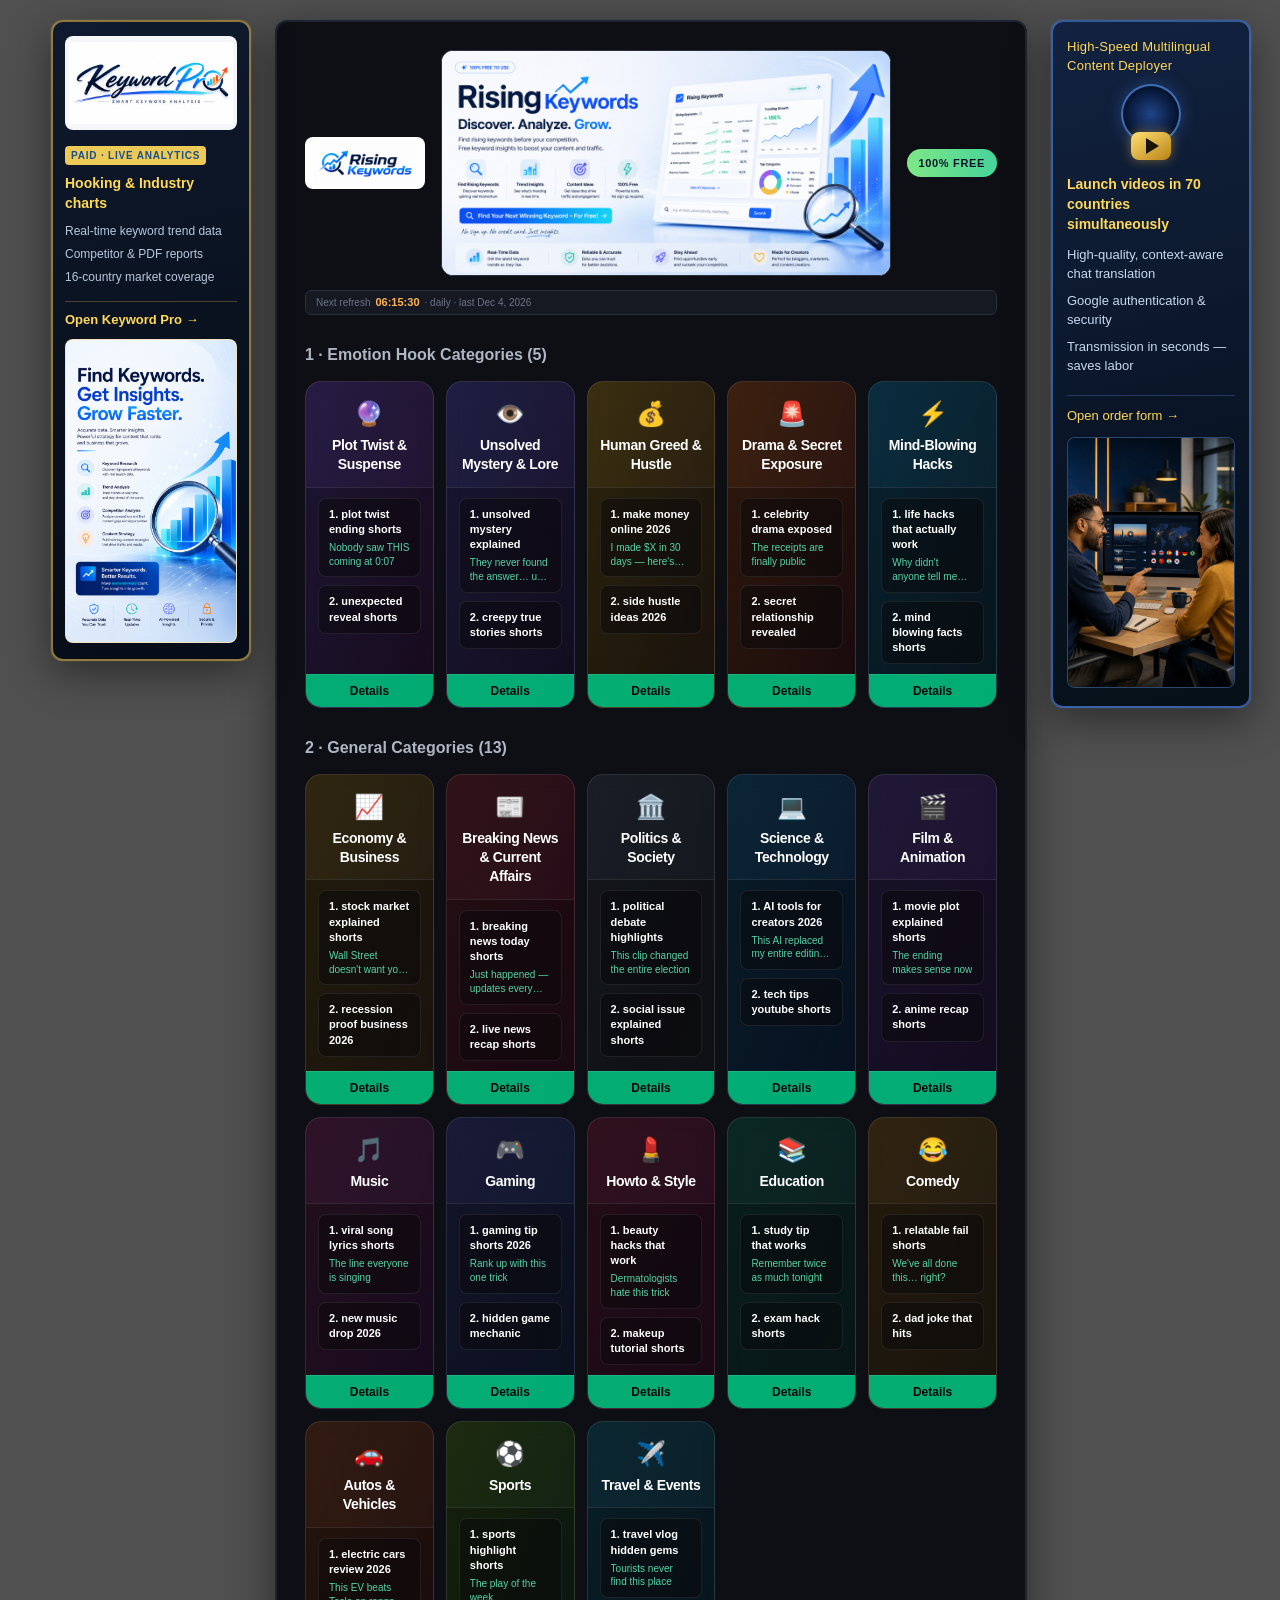
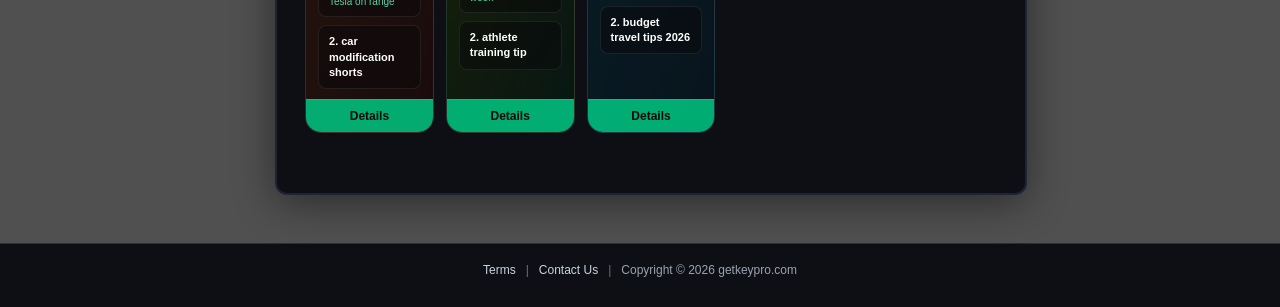
<file: vending/index.html>
<!DOCTYPE html><!--6coM4m05SlbXOGpbDki9_--><html lang="en"><head><meta charSet="utf-8"/><meta name="viewport" content="width=device-width, initial-scale=1"/><link rel="preload" as="image" href="/keyword-pro-logo.png"/><link rel="preload" as="image" href="/rising-keywords-logo.png"/><link rel="preload" as="image" href="/rising-keywords-banner.png"/><link rel="stylesheet" href="/nxt/static/css/b7cea68db7c53e96.css" data-precedence="next"/><link rel="stylesheet" href="/nxt/static/css/4f364773417656a3.css" data-precedence="next"/><link rel="preload" as="script" fetchPriority="low" href="/nxt/static/chunks/webpack-eb7f32b19ab9679c.js"/><script src="/nxt/static/chunks/4bd1b696-c023c6e3521b1417.js" async=""></script><script src="/nxt/static/chunks/255-2aa030c9ba2867e3.js" async=""></script><script src="/nxt/static/chunks/main-app-51fb928cd2727f00.js" async=""></script><script src="/nxt/static/chunks/app/layout-059d6af39837260b.js" async=""></script><script src="/nxt/static/chunks/239-17c63ab2a4f7ef9b.js" async=""></script><script src="/nxt/static/chunks/376-978318a47fc25c90.js" async=""></script><script src="/nxt/static/chunks/324-3edd810fc757b458.js" async=""></script><script src="/nxt/static/chunks/app/vending/page-23c2bb52af48b38d.js" async=""></script><title>Rising Keywords | Free YouTube Shorts Keyword Board</title><meta name="description" content="Free Rising Keywords category board. YouTube Shorts keyword ideas, hook lines, TOP 2 previews, and full detail popup."/><meta name="keywords" content="rising keywords,youtube keywords,shorts keywords,youtube shorts keyword ideas,hook lines,keyword trends,youtube title ideas"/><link rel="canonical" href="https://getkeypro.com/vending/"/><meta property="og:title" content="Rising Keywords | Free YouTube Shorts Keyword Board"/><meta property="og:description" content="Category keyword ideas, hook lines, and TOP 2 previews for Shorts creators."/><meta property="og:url" content="https://getkeypro.com/vending/"/><meta property="og:site_name" content="Rising Keywords"/><meta name="twitter:card" content="summary"/><meta name="twitter:title" content="Rising Keywords | Free YouTube Shorts Keyword Board"/><meta name="twitter:description" content="Category keyword ideas, hook lines, and TOP 2 previews for Shorts creators."/><script src="/nxt/static/chunks/polyfills-42372ed130431b0a.js" noModule=""></script></head><body class="antialiased"><div hidden=""><!--$--><!--/$--></div><div class="vendingPage"><section class="vendingPageRow"><div class="vendingPageRowInner"><aside class="vendingAdCol"><a class="keywordProAd" data-ad-placement="left" href="https://getkeypro.com" target="_blank" rel="noopener noreferrer"><img alt="Keyword Pro — Smart Keyword Analysis" width="172" height="72" decoding="async" data-nimg="1" class="keywordProLogo" style="color:transparent" src="/keyword-pro-logo.png"/><div class="keywordProBody"><span class="keywordProTag">Paid · Live Analytics</span><span class="keywordProTitle">Hooking &amp; Industry charts</span><span class="keywordProLine">Real-time keyword trend data</span><span class="keywordProLine">Competitor &amp; PDF reports</span><span class="keywordProLine">16-country market coverage</span></div><span class="keywordProCta">Open Keyword Pro →</span><img alt="Keyword Pro — Find Keywords, Get Insights, Grow Faster" loading="lazy" width="172" height="280" decoding="async" data-nimg="1" class="keywordProPhoto" style="color:transparent" src="/keyword-pro-ad-bottom.png"/></a></aside><div class="vendingCenterPanel"><div class="vendingShell"><div class="vendingBrandRow"><img alt="Rising Keywords" width="140" height="34" decoding="async" data-nimg="1" class="vendingSiteLogo" style="color:transparent" src="/rising-keywords-logo.png"/><div class="vendingSiteBanner"><img alt="Rising Keywords — Discover. Analyze. Grow." width="1040" height="420" decoding="async" data-nimg="1" class="vendingSiteBannerImg" style="color:transparent" src="/rising-keywords-banner.png"/></div><span class="vendingFreeBadge">100% Free</span></div><div class="vendingRefreshBanner" aria-live="polite"><span class="vendingRefreshLabel">Next refresh</span><span class="vendingRefreshClock">--:--:--</span><span class="vendingRefreshSub">· daily</span></div><p class="vendingSectionTitle">1 · Emotion Hook Categories (5)</p><div class="vendingThemeGrid"><article class="flex flex-col rounded-2xl border border-white/10 overflow-hidden bg-gradient-to-br backdrop-blur-sm from-violet-500/20 to-fuchsia-600/10"><div class="flex flex-col items-center gap-1.5 px-3 pt-4 pb-3 text-center"><span class="text-2xl" aria-hidden="true">🔮</span><h3 class="text-xs sm:text-sm font-bold text-white tracking-tight leading-snug">Plot Twist &amp; Suspense</h3></div><div class="flex-1 border-t border-white/10 bg-black/25 px-3 py-2.5 space-y-2"><div class="rounded-lg border border-white/8 bg-zinc-950/50 px-2.5 py-2"><p class="text-[11px] font-semibold text-white leading-snug">1<!-- -->. <!-- -->plot twist ending shorts</p><p class="text-[10px] text-emerald-300/90 mt-1 leading-snug line-clamp-2">Nobody saw THIS coming at 0:07</p></div><div class="rounded-lg border border-white/8 bg-zinc-950/50 px-2.5 py-2"><p class="text-[11px] font-semibold text-white leading-snug">2<!-- -->. <!-- -->unexpected reveal shorts</p></div></div><button type="button" class="w-full border-t border-white/10 bg-emerald-500/90 py-2 text-xs font-bold text-zinc-950 hover:bg-emerald-400 transition-colors">Details</button></article><article class="flex flex-col rounded-2xl border border-white/10 overflow-hidden bg-gradient-to-br backdrop-blur-sm from-indigo-500/20 to-purple-600/10"><div class="flex flex-col items-center gap-1.5 px-3 pt-4 pb-3 text-center"><span class="text-2xl" aria-hidden="true">👁️</span><h3 class="text-xs sm:text-sm font-bold text-white tracking-tight leading-snug">Unsolved Mystery &amp; Lore</h3></div><div class="flex-1 border-t border-white/10 bg-black/25 px-3 py-2.5 space-y-2"><div class="rounded-lg border border-white/8 bg-zinc-950/50 px-2.5 py-2"><p class="text-[11px] font-semibold text-white leading-snug">1<!-- -->. <!-- -->unsolved mystery explained</p><p class="text-[10px] text-emerald-300/90 mt-1 leading-snug line-clamp-2">They never found the answer… until now</p></div><div class="rounded-lg border border-white/8 bg-zinc-950/50 px-2.5 py-2"><p class="text-[11px] font-semibold text-white leading-snug">2<!-- -->. <!-- -->creepy true stories shorts</p></div></div><button type="button" class="w-full border-t border-white/10 bg-emerald-500/90 py-2 text-xs font-bold text-zinc-950 hover:bg-emerald-400 transition-colors">Details</button></article><article class="flex flex-col rounded-2xl border border-white/10 overflow-hidden bg-gradient-to-br backdrop-blur-sm from-yellow-500/20 to-amber-600/10"><div class="flex flex-col items-center gap-1.5 px-3 pt-4 pb-3 text-center"><span class="text-2xl" aria-hidden="true">💰</span><h3 class="text-xs sm:text-sm font-bold text-white tracking-tight leading-snug">Human Greed &amp; Hustle</h3></div><div class="flex-1 border-t border-white/10 bg-black/25 px-3 py-2.5 space-y-2"><div class="rounded-lg border border-white/8 bg-zinc-950/50 px-2.5 py-2"><p class="text-[11px] font-semibold text-white leading-snug">1<!-- -->. <!-- -->make money online 2026</p><p class="text-[10px] text-emerald-300/90 mt-1 leading-snug line-clamp-2">I made $X in 30 days — here&#x27;s how</p></div><div class="rounded-lg border border-white/8 bg-zinc-950/50 px-2.5 py-2"><p class="text-[11px] font-semibold text-white leading-snug">2<!-- -->. <!-- -->side hustle ideas 2026</p></div></div><button type="button" class="w-full border-t border-white/10 bg-emerald-500/90 py-2 text-xs font-bold text-zinc-950 hover:bg-emerald-400 transition-colors">Details</button></article><article class="flex flex-col rounded-2xl border border-white/10 overflow-hidden bg-gradient-to-br backdrop-blur-sm from-orange-500/20 to-red-600/10"><div class="flex flex-col items-center gap-1.5 px-3 pt-4 pb-3 text-center"><span class="text-2xl" aria-hidden="true">🚨</span><h3 class="text-xs sm:text-sm font-bold text-white tracking-tight leading-snug">Drama &amp; Secret Exposure</h3></div><div class="flex-1 border-t border-white/10 bg-black/25 px-3 py-2.5 space-y-2"><div class="rounded-lg border border-white/8 bg-zinc-950/50 px-2.5 py-2"><p class="text-[11px] font-semibold text-white leading-snug">1<!-- -->. <!-- -->celebrity drama exposed</p><p class="text-[10px] text-emerald-300/90 mt-1 leading-snug line-clamp-2">The receipts are finally public</p></div><div class="rounded-lg border border-white/8 bg-zinc-950/50 px-2.5 py-2"><p class="text-[11px] font-semibold text-white leading-snug">2<!-- -->. <!-- -->secret relationship revealed</p></div></div><button type="button" class="w-full border-t border-white/10 bg-emerald-500/90 py-2 text-xs font-bold text-zinc-950 hover:bg-emerald-400 transition-colors">Details</button></article><article class="flex flex-col rounded-2xl border border-white/10 overflow-hidden bg-gradient-to-br backdrop-blur-sm from-sky-500/20 to-cyan-600/10"><div class="flex flex-col items-center gap-1.5 px-3 pt-4 pb-3 text-center"><span class="text-2xl" aria-hidden="true">⚡</span><h3 class="text-xs sm:text-sm font-bold text-white tracking-tight leading-snug">Mind-Blowing Hacks</h3></div><div class="flex-1 border-t border-white/10 bg-black/25 px-3 py-2.5 space-y-2"><div class="rounded-lg border border-white/8 bg-zinc-950/50 px-2.5 py-2"><p class="text-[11px] font-semibold text-white leading-snug">1<!-- -->. <!-- -->life hacks that actually work</p><p class="text-[10px] text-emerald-300/90 mt-1 leading-snug line-clamp-2">Why didn&#x27;t anyone tell me this?</p></div><div class="rounded-lg border border-white/8 bg-zinc-950/50 px-2.5 py-2"><p class="text-[11px] font-semibold text-white leading-snug">2<!-- -->. <!-- -->mind blowing facts shorts</p></div></div><button type="button" class="w-full border-t border-white/10 bg-emerald-500/90 py-2 text-xs font-bold text-zinc-950 hover:bg-emerald-400 transition-colors">Details</button></article></div><p class="vendingSectionTitle">2 · General Categories (13)</p><div class="vendingThemeGrid general"><article class="flex flex-col rounded-2xl border border-white/10 overflow-hidden bg-gradient-to-br backdrop-blur-sm from-yellow-500/15 to-amber-600/10"><div class="flex flex-col items-center gap-1.5 px-3 pt-4 pb-3 text-center"><span class="text-2xl" aria-hidden="true">📈</span><h3 class="text-xs sm:text-sm font-bold text-white tracking-tight leading-snug">Economy &amp; Business</h3></div><div class="flex-1 border-t border-white/10 bg-black/25 px-3 py-2.5 space-y-2"><div class="rounded-lg border border-white/8 bg-zinc-950/50 px-2.5 py-2"><p class="text-[11px] font-semibold text-white leading-snug">1<!-- -->. <!-- -->stock market explained shorts</p><p class="text-[10px] text-emerald-300/90 mt-1 leading-snug line-clamp-2">Wall Street doesn&#x27;t want you to know this</p></div><div class="rounded-lg border border-white/8 bg-zinc-950/50 px-2.5 py-2"><p class="text-[11px] font-semibold text-white leading-snug">2<!-- -->. <!-- -->recession proof business 2026</p></div></div><button type="button" class="w-full border-t border-white/10 bg-emerald-500/90 py-2 text-xs font-bold text-zinc-950 hover:bg-emerald-400 transition-colors">Details</button></article><article class="flex flex-col rounded-2xl border border-white/10 overflow-hidden bg-gradient-to-br backdrop-blur-sm from-red-500/15 to-rose-600/10"><div class="flex flex-col items-center gap-1.5 px-3 pt-4 pb-3 text-center"><span class="text-2xl" aria-hidden="true">📰</span><h3 class="text-xs sm:text-sm font-bold text-white tracking-tight leading-snug">Breaking News &amp; Current Affairs</h3></div><div class="flex-1 border-t border-white/10 bg-black/25 px-3 py-2.5 space-y-2"><div class="rounded-lg border border-white/8 bg-zinc-950/50 px-2.5 py-2"><p class="text-[11px] font-semibold text-white leading-snug">1<!-- -->. <!-- -->breaking news today shorts</p><p class="text-[10px] text-emerald-300/90 mt-1 leading-snug line-clamp-2">Just happened — updates every hour</p></div><div class="rounded-lg border border-white/8 bg-zinc-950/50 px-2.5 py-2"><p class="text-[11px] font-semibold text-white leading-snug">2<!-- -->. <!-- -->live news recap shorts</p></div></div><button type="button" class="w-full border-t border-white/10 bg-emerald-500/90 py-2 text-xs font-bold text-zinc-950 hover:bg-emerald-400 transition-colors">Details</button></article><article class="flex flex-col rounded-2xl border border-white/10 overflow-hidden bg-gradient-to-br backdrop-blur-sm from-slate-500/15 to-zinc-600/10"><div class="flex flex-col items-center gap-1.5 px-3 pt-4 pb-3 text-center"><span class="text-2xl" aria-hidden="true">🏛️</span><h3 class="text-xs sm:text-sm font-bold text-white tracking-tight leading-snug">Politics &amp; Society</h3></div><div class="flex-1 border-t border-white/10 bg-black/25 px-3 py-2.5 space-y-2"><div class="rounded-lg border border-white/8 bg-zinc-950/50 px-2.5 py-2"><p class="text-[11px] font-semibold text-white leading-snug">1<!-- -->. <!-- -->political debate highlights</p><p class="text-[10px] text-emerald-300/90 mt-1 leading-snug line-clamp-2">This clip changed the entire election</p></div><div class="rounded-lg border border-white/8 bg-zinc-950/50 px-2.5 py-2"><p class="text-[11px] font-semibold text-white leading-snug">2<!-- -->. <!-- -->social issue explained shorts</p></div></div><button type="button" class="w-full border-t border-white/10 bg-emerald-500/90 py-2 text-xs font-bold text-zinc-950 hover:bg-emerald-400 transition-colors">Details</button></article><article class="flex flex-col rounded-2xl border border-white/10 overflow-hidden bg-gradient-to-br backdrop-blur-sm from-sky-500/15 to-blue-600/10"><div class="flex flex-col items-center gap-1.5 px-3 pt-4 pb-3 text-center"><span class="text-2xl" aria-hidden="true">💻</span><h3 class="text-xs sm:text-sm font-bold text-white tracking-tight leading-snug">Science &amp; Technology</h3></div><div class="flex-1 border-t border-white/10 bg-black/25 px-3 py-2.5 space-y-2"><div class="rounded-lg border border-white/8 bg-zinc-950/50 px-2.5 py-2"><p class="text-[11px] font-semibold text-white leading-snug">1<!-- -->. <!-- -->AI tools for creators 2026</p><p class="text-[10px] text-emerald-300/90 mt-1 leading-snug line-clamp-2">This AI replaced my entire editing team</p></div><div class="rounded-lg border border-white/8 bg-zinc-950/50 px-2.5 py-2"><p class="text-[11px] font-semibold text-white leading-snug">2<!-- -->. <!-- -->tech tips youtube shorts</p></div></div><button type="button" class="w-full border-t border-white/10 bg-emerald-500/90 py-2 text-xs font-bold text-zinc-950 hover:bg-emerald-400 transition-colors">Details</button></article><article class="flex flex-col rounded-2xl border border-white/10 overflow-hidden bg-gradient-to-br backdrop-blur-sm from-violet-500/15 to-purple-600/10"><div class="flex flex-col items-center gap-1.5 px-3 pt-4 pb-3 text-center"><span class="text-2xl" aria-hidden="true">🎬</span><h3 class="text-xs sm:text-sm font-bold text-white tracking-tight leading-snug">Film &amp; Animation</h3></div><div class="flex-1 border-t border-white/10 bg-black/25 px-3 py-2.5 space-y-2"><div class="rounded-lg border border-white/8 bg-zinc-950/50 px-2.5 py-2"><p class="text-[11px] font-semibold text-white leading-snug">1<!-- -->. <!-- -->movie plot explained shorts</p><p class="text-[10px] text-emerald-300/90 mt-1 leading-snug line-clamp-2">The ending makes sense now</p></div><div class="rounded-lg border border-white/8 bg-zinc-950/50 px-2.5 py-2"><p class="text-[11px] font-semibold text-white leading-snug">2<!-- -->. <!-- -->anime recap shorts</p></div></div><button type="button" class="w-full border-t border-white/10 bg-emerald-500/90 py-2 text-xs font-bold text-zinc-950 hover:bg-emerald-400 transition-colors">Details</button></article><article class="flex flex-col rounded-2xl border border-white/10 overflow-hidden bg-gradient-to-br backdrop-blur-sm from-pink-500/15 to-fuchsia-600/10"><div class="flex flex-col items-center gap-1.5 px-3 pt-4 pb-3 text-center"><span class="text-2xl" aria-hidden="true">🎵</span><h3 class="text-xs sm:text-sm font-bold text-white tracking-tight leading-snug">Music</h3></div><div class="flex-1 border-t border-white/10 bg-black/25 px-3 py-2.5 space-y-2"><div class="rounded-lg border border-white/8 bg-zinc-950/50 px-2.5 py-2"><p class="text-[11px] font-semibold text-white leading-snug">1<!-- -->. <!-- -->viral song lyrics shorts</p><p class="text-[10px] text-emerald-300/90 mt-1 leading-snug line-clamp-2">The line everyone is singing</p></div><div class="rounded-lg border border-white/8 bg-zinc-950/50 px-2.5 py-2"><p class="text-[11px] font-semibold text-white leading-snug">2<!-- -->. <!-- -->new music drop 2026</p></div></div><button type="button" class="w-full border-t border-white/10 bg-emerald-500/90 py-2 text-xs font-bold text-zinc-950 hover:bg-emerald-400 transition-colors">Details</button></article><article class="flex flex-col rounded-2xl border border-white/10 overflow-hidden bg-gradient-to-br backdrop-blur-sm from-indigo-500/15 to-blue-600/10"><div class="flex flex-col items-center gap-1.5 px-3 pt-4 pb-3 text-center"><span class="text-2xl" aria-hidden="true">🎮</span><h3 class="text-xs sm:text-sm font-bold text-white tracking-tight leading-snug">Gaming</h3></div><div class="flex-1 border-t border-white/10 bg-black/25 px-3 py-2.5 space-y-2"><div class="rounded-lg border border-white/8 bg-zinc-950/50 px-2.5 py-2"><p class="text-[11px] font-semibold text-white leading-snug">1<!-- -->. <!-- -->gaming tip shorts 2026</p><p class="text-[10px] text-emerald-300/90 mt-1 leading-snug line-clamp-2">Rank up with this one trick</p></div><div class="rounded-lg border border-white/8 bg-zinc-950/50 px-2.5 py-2"><p class="text-[11px] font-semibold text-white leading-snug">2<!-- -->. <!-- -->hidden game mechanic</p></div></div><button type="button" class="w-full border-t border-white/10 bg-emerald-500/90 py-2 text-xs font-bold text-zinc-950 hover:bg-emerald-400 transition-colors">Details</button></article><article class="flex flex-col rounded-2xl border border-white/10 overflow-hidden bg-gradient-to-br backdrop-blur-sm from-rose-500/15 to-pink-600/10"><div class="flex flex-col items-center gap-1.5 px-3 pt-4 pb-3 text-center"><span class="text-2xl" aria-hidden="true">💄</span><h3 class="text-xs sm:text-sm font-bold text-white tracking-tight leading-snug">Howto &amp; Style</h3></div><div class="flex-1 border-t border-white/10 bg-black/25 px-3 py-2.5 space-y-2"><div class="rounded-lg border border-white/8 bg-zinc-950/50 px-2.5 py-2"><p class="text-[11px] font-semibold text-white leading-snug">1<!-- -->. <!-- -->beauty hacks that work</p><p class="text-[10px] text-emerald-300/90 mt-1 leading-snug line-clamp-2">Dermatologists hate this trick</p></div><div class="rounded-lg border border-white/8 bg-zinc-950/50 px-2.5 py-2"><p class="text-[11px] font-semibold text-white leading-snug">2<!-- -->. <!-- -->makeup tutorial shorts</p></div></div><button type="button" class="w-full border-t border-white/10 bg-emerald-500/90 py-2 text-xs font-bold text-zinc-950 hover:bg-emerald-400 transition-colors">Details</button></article><article class="flex flex-col rounded-2xl border border-white/10 overflow-hidden bg-gradient-to-br backdrop-blur-sm from-emerald-500/15 to-teal-600/10"><div class="flex flex-col items-center gap-1.5 px-3 pt-4 pb-3 text-center"><span class="text-2xl" aria-hidden="true">📚</span><h3 class="text-xs sm:text-sm font-bold text-white tracking-tight leading-snug">Education</h3></div><div class="flex-1 border-t border-white/10 bg-black/25 px-3 py-2.5 space-y-2"><div class="rounded-lg border border-white/8 bg-zinc-950/50 px-2.5 py-2"><p class="text-[11px] font-semibold text-white leading-snug">1<!-- -->. <!-- -->study tip that works</p><p class="text-[10px] text-emerald-300/90 mt-1 leading-snug line-clamp-2">Remember twice as much tonight</p></div><div class="rounded-lg border border-white/8 bg-zinc-950/50 px-2.5 py-2"><p class="text-[11px] font-semibold text-white leading-snug">2<!-- -->. <!-- -->exam hack shorts</p></div></div><button type="button" class="w-full border-t border-white/10 bg-emerald-500/90 py-2 text-xs font-bold text-zinc-950 hover:bg-emerald-400 transition-colors">Details</button></article><article class="flex flex-col rounded-2xl border border-white/10 overflow-hidden bg-gradient-to-br backdrop-blur-sm from-amber-500/15 to-yellow-600/10"><div class="flex flex-col items-center gap-1.5 px-3 pt-4 pb-3 text-center"><span class="text-2xl" aria-hidden="true">😂</span><h3 class="text-xs sm:text-sm font-bold text-white tracking-tight leading-snug">Comedy</h3></div><div class="flex-1 border-t border-white/10 bg-black/25 px-3 py-2.5 space-y-2"><div class="rounded-lg border border-white/8 bg-zinc-950/50 px-2.5 py-2"><p class="text-[11px] font-semibold text-white leading-snug">1<!-- -->. <!-- -->relatable fail shorts</p><p class="text-[10px] text-emerald-300/90 mt-1 leading-snug line-clamp-2">We&#x27;ve all done this… right?</p></div><div class="rounded-lg border border-white/8 bg-zinc-950/50 px-2.5 py-2"><p class="text-[11px] font-semibold text-white leading-snug">2<!-- -->. <!-- -->dad joke that hits</p></div></div><button type="button" class="w-full border-t border-white/10 bg-emerald-500/90 py-2 text-xs font-bold text-zinc-950 hover:bg-emerald-400 transition-colors">Details</button></article><article class="flex flex-col rounded-2xl border border-white/10 overflow-hidden bg-gradient-to-br backdrop-blur-sm from-orange-500/15 to-red-600/10"><div class="flex flex-col items-center gap-1.5 px-3 pt-4 pb-3 text-center"><span class="text-2xl" aria-hidden="true">🚗</span><h3 class="text-xs sm:text-sm font-bold text-white tracking-tight leading-snug">Autos &amp; Vehicles</h3></div><div class="flex-1 border-t border-white/10 bg-black/25 px-3 py-2.5 space-y-2"><div class="rounded-lg border border-white/8 bg-zinc-950/50 px-2.5 py-2"><p class="text-[11px] font-semibold text-white leading-snug">1<!-- -->. <!-- -->electric cars review 2026</p><p class="text-[10px] text-emerald-300/90 mt-1 leading-snug line-clamp-2">This EV beats Tesla on range</p></div><div class="rounded-lg border border-white/8 bg-zinc-950/50 px-2.5 py-2"><p class="text-[11px] font-semibold text-white leading-snug">2<!-- -->. <!-- -->car modification shorts</p></div></div><button type="button" class="w-full border-t border-white/10 bg-emerald-500/90 py-2 text-xs font-bold text-zinc-950 hover:bg-emerald-400 transition-colors">Details</button></article><article class="flex flex-col rounded-2xl border border-white/10 overflow-hidden bg-gradient-to-br backdrop-blur-sm from-lime-500/15 to-green-600/10"><div class="flex flex-col items-center gap-1.5 px-3 pt-4 pb-3 text-center"><span class="text-2xl" aria-hidden="true">⚽</span><h3 class="text-xs sm:text-sm font-bold text-white tracking-tight leading-snug">Sports</h3></div><div class="flex-1 border-t border-white/10 bg-black/25 px-3 py-2.5 space-y-2"><div class="rounded-lg border border-white/8 bg-zinc-950/50 px-2.5 py-2"><p class="text-[11px] font-semibold text-white leading-snug">1<!-- -->. <!-- -->sports highlight shorts</p><p class="text-[10px] text-emerald-300/90 mt-1 leading-snug line-clamp-2">The play of the week</p></div><div class="rounded-lg border border-white/8 bg-zinc-950/50 px-2.5 py-2"><p class="text-[11px] font-semibold text-white leading-snug">2<!-- -->. <!-- -->athlete training tip</p></div></div><button type="button" class="w-full border-t border-white/10 bg-emerald-500/90 py-2 text-xs font-bold text-zinc-950 hover:bg-emerald-400 transition-colors">Details</button></article><article class="flex flex-col rounded-2xl border border-white/10 overflow-hidden bg-gradient-to-br backdrop-blur-sm from-cyan-500/15 to-sky-600/10"><div class="flex flex-col items-center gap-1.5 px-3 pt-4 pb-3 text-center"><span class="text-2xl" aria-hidden="true">✈️</span><h3 class="text-xs sm:text-sm font-bold text-white tracking-tight leading-snug">Travel &amp; Events</h3></div><div class="flex-1 border-t border-white/10 bg-black/25 px-3 py-2.5 space-y-2"><div class="rounded-lg border border-white/8 bg-zinc-950/50 px-2.5 py-2"><p class="text-[11px] font-semibold text-white leading-snug">1<!-- -->. <!-- -->travel vlog hidden gems</p><p class="text-[10px] text-emerald-300/90 mt-1 leading-snug line-clamp-2">Tourists never find this place</p></div><div class="rounded-lg border border-white/8 bg-zinc-950/50 px-2.5 py-2"><p class="text-[11px] font-semibold text-white leading-snug">2<!-- -->. <!-- -->budget travel tips 2026</p></div></div><button type="button" class="w-full border-t border-white/10 bg-emerald-500/90 py-2 text-xs font-bold text-zinc-950 hover:bg-emerald-400 transition-colors">Details</button></article></div></div></div><aside class="vendingAdCol"><a class="deployerAd" data-ad-placement="right" href="https://humateck.com" target="_blank" rel="noopener noreferrer"><span class="headline">High-Speed Multilingual Content Deployer</span><div class="adIcons"><div class="globe"></div><div class="play"></div></div><div class="adBody"><span class="title">Launch videos in 70 countries simultaneously</span><span class="line">High-quality, context-aware chat translation</span><span class="line">Google authentication &amp; security</span><span class="line">Transmission in seconds — saves labor</span></div><span class="cta">Open order form →</span><img alt="Creators reviewing Deployer on PC" loading="lazy" width="172" height="100" decoding="async" data-nimg="1" class="adPhoto" style="color:transparent" src="/deployer-ad.png"/></a></aside></div></section><footer class="vendingSiteFooter"><nav class="vendingLegal" aria-label="Legal"><a href="https://getkeypro.com/terms/">Terms</a><span class="sep">|</span><a href="https://getkeypro.com/contact/">Contact Us</a><span class="sep">|</span><span class="copy">Copyright © 2026 getkeypro.com</span></nav></footer></div><!--$--><!--/$--><script src="/nxt/static/chunks/webpack-eb7f32b19ab9679c.js" id="_R_" async=""></script><script>(self.__next_f=self.__next_f||[]).push([0])</script><script>self.__next_f.push([1,"1:\"$Sreact.fragment\"\n2:I[5918,[\"177\",\"static/chunks/app/layout-059d6af39837260b.js\"],\"GaBeacon\"]\n3:I[9766,[],\"\"]\n4:I[8924,[],\"\"]\n5:I[1356,[\"239\",\"static/chunks/239-17c63ab2a4f7ef9b.js\",\"376\",\"static/chunks/376-978318a47fc25c90.js\",\"324\",\"static/chunks/324-3edd810fc757b458.js\",\"800\",\"static/chunks/app/vending/page-23c2bb52af48b38d.js\"],\"Image\"]\n6:I[6913,[\"239\",\"static/chunks/239-17c63ab2a4f7ef9b.js\",\"376\",\"static/chunks/376-978318a47fc25c90.js\",\"324\",\"static/chunks/324-3edd810fc757b458.js\",\"800\",\"static/chunks/app/vending/page-23c2bb52af48b38d.js\"],\"FreeVendingBoard\"]\nb:I[7150,[],\"\"]\n:HL[\"/nxt/static/css/b7cea68db7c53e96.css\",\"style\"]\n:HL[\"/nxt/static/css/4f364773417656a3.css\",\"style\"]\n"])</script><script>self.__next_f.push([1,"0:{\"P\":null,\"b\":\"6coM4m05SlbXOGpbDki9_\",\"p\":\"\",\"c\":[\"\",\"vending\",\"\"],\"i\":false,\"f\":[[[\"\",{\"children\":[\"vending\",{\"children\":[\"__PAGE__\",{}]}]},\"$undefined\",\"$undefined\",true],[\"\",[\"$\",\"$1\",\"c\",{\"children\":[[[\"$\",\"link\",\"0\",{\"rel\":\"stylesheet\",\"href\":\"/nxt/static/css/b7cea68db7c53e96.css\",\"precedence\":\"next\",\"crossOrigin\":\"$undefined\",\"nonce\":\"$undefined\"}]],[\"$\",\"html\",null,{\"lang\":\"en\",\"children\":[\"$\",\"body\",null,{\"className\":\"antialiased\",\"children\":[[\"$\",\"$L2\",null,{}],[\"$\",\"$L3\",null,{\"parallelRouterKey\":\"children\",\"error\":\"$undefined\",\"errorStyles\":\"$undefined\",\"errorScripts\":\"$undefined\",\"template\":[\"$\",\"$L4\",null,{}],\"templateStyles\":\"$undefined\",\"templateScripts\":\"$undefined\",\"notFound\":[[[\"$\",\"title\",null,{\"children\":\"404: This page could not be found.\"}],[\"$\",\"div\",null,{\"style\":{\"fontFamily\":\"system-ui,\\\"Segoe UI\\\",Roboto,Helvetica,Arial,sans-serif,\\\"Apple Color Emoji\\\",\\\"Segoe UI Emoji\\\"\",\"height\":\"100vh\",\"textAlign\":\"center\",\"display\":\"flex\",\"flexDirection\":\"column\",\"alignItems\":\"center\",\"justifyContent\":\"center\"},\"children\":[\"$\",\"div\",null,{\"children\":[[\"$\",\"style\",null,{\"dangerouslySetInnerHTML\":{\"__html\":\"body{color:#000;background:#fff;margin:0}.next-error-h1{border-right:1px solid rgba(0,0,0,.3)}@media (prefers-color-scheme:dark){body{color:#fff;background:#000}.next-error-h1{border-right:1px solid rgba(255,255,255,.3)}}\"}}],[\"$\",\"h1\",null,{\"className\":\"next-error-h1\",\"style\":{\"display\":\"inline-block\",\"margin\":\"0 20px 0 0\",\"padding\":\"0 23px 0 0\",\"fontSize\":24,\"fontWeight\":500,\"verticalAlign\":\"top\",\"lineHeight\":\"49px\"},\"children\":404}],[\"$\",\"div\",null,{\"style\":{\"display\":\"inline-block\"},\"children\":[\"$\",\"h2\",null,{\"style\":{\"fontSize\":14,\"fontWeight\":400,\"lineHeight\":\"49px\",\"margin\":0},\"children\":\"This page could not be found.\"}]}]]}]}]],[]],\"forbidden\":\"$undefined\",\"unauthorized\":\"$undefined\"}]]}]}]]}],{\"children\":[\"vending\",[\"$\",\"$1\",\"c\",{\"children\":[null,[\"$\",\"$L3\",null,{\"parallelRouterKey\":\"children\",\"error\":\"$undefined\",\"errorStyles\":\"$undefined\",\"errorScripts\":\"$undefined\",\"template\":[\"$\",\"$L4\",null,{}],\"templateStyles\":\"$undefined\",\"templateScripts\":\"$undefined\",\"notFound\":\"$undefined\",\"forbidden\":\"$undefined\",\"unauthorized\":\"$undefined\"}]]}],{\"children\":[\"__PAGE__\",[\"$\",\"$1\",\"c\",{\"children\":[[\"$\",\"div\",null,{\"className\":\"vendingPage\",\"children\":[[\"$\",\"section\",null,{\"className\":\"vendingPageRow\",\"children\":[\"$\",\"div\",null,{\"className\":\"vendingPageRowInner\",\"children\":[[\"$\",\"aside\",null,{\"className\":\"vendingAdCol\",\"children\":[\"$\",\"a\",null,{\"className\":\"keywordProAd\",\"data-ad-placement\":\"left\",\"href\":\"https://getkeypro.com\",\"target\":\"_blank\",\"rel\":\"noopener noreferrer\",\"children\":[[\"$\",\"$L5\",null,{\"className\":\"keywordProLogo\",\"src\":\"/keyword-pro-logo.png\",\"alt\":\"Keyword Pro — Smart Keyword Analysis\",\"width\":172,\"height\":72,\"priority\":true}],[\"$\",\"div\",null,{\"className\":\"keywordProBody\",\"children\":[[\"$\",\"span\",null,{\"className\":\"keywordProTag\",\"children\":\"Paid · Live Analytics\"}],[\"$\",\"span\",null,{\"className\":\"keywordProTitle\",\"children\":\"Hooking \u0026 Industry charts\"}],[\"$\",\"span\",null,{\"className\":\"keywordProLine\",\"children\":\"Real-time keyword trend data\"}],[\"$\",\"span\",null,{\"className\":\"keywordProLine\",\"children\":\"Competitor \u0026 PDF reports\"}],[\"$\",\"span\",null,{\"className\":\"keywordProLine\",\"children\":\"16-country market coverage\"}]]}],[\"$\",\"span\",null,{\"className\":\"keywordProCta\",\"children\":\"Open Keyword Pro →\"}],[\"$\",\"$L5\",null,{\"className\":\"keywordProPhoto\",\"src\":\"/keyword-pro-ad-bottom.png\",\"alt\":\"Keyword Pro — Find Keywords, Get Insights, Grow Faster\",\"width\":172,\"height\":280,\"loading\":\"lazy\"}]]}]}],[\"$\",\"div\",null,{\"className\":\"vendingCenterPanel\",\"children\":[\"$\",\"div\",null,{\"className\":\"vendingShell\",\"children\":[\"$\",\"$L6\",null,{}]}]}],[\"$\",\"aside\",null,{\"className\":\"vendingAdCol\",\"children\":[\"$\",\"a\",null,{\"className\":\"deployerAd\",\"data-ad-placement\":\"right\",\"href\":\"https://humateck.com\",\"target\":\"_blank\",\"rel\":\"noopener noreferrer\",\"children\":[[\"$\",\"span\",null,{\"className\":\"headline\",\"children\":\"High-Speed Multilingual Content Deployer\"}],[\"$\",\"div\",null,{\"className\":\"adIcons\",\"children\":[[\"$\",\"div\",null,{\"className\":\"globe\"}],[\"$\",\"div\",null,{\"className\":\"play\"}]]}],[\"$\",\"div\",null,{\"className\":\"adBody\",\"children\":[[\"$\",\"span\",null,{\"className\":\"title\",\"children\":\"Launch videos in 70 countries simultaneously\"}],[\"$\",\"span\",null,{\"className\":\"line\",\"children\":\"High-quality, context-aware chat translation\"}],[\"$\",\"span\",null,{\"className\":\"line\",\"children\":\"Google authentication \u0026 security\"}],[\"$\",\"span\",null,{\"className\":\"line\",\"children\":\"Transmission in seconds — saves labor\"}]]}],[\"$\",\"span\",null,{\"className\":\"cta\",\"children\":\"Open order form →\"}],[\"$\",\"$L5\",null,{\"className\":\"adPhoto\",\"src\":\"/deployer-ad.png\",\"alt\":\"Creators reviewing Deployer on PC\",\"width\":172,\"height\":100,\"loading\":\"lazy\"}]]}]}]]}]}],[\"$\",\"footer\",null,{\"className\":\"vendingSiteFooter\",\"children\":\"$L7\"}]]}],[\"$L8\"],\"$L9\"]}],{},null,false]},null,false]},null,false],\"$La\",false]],\"m\":\"$undefined\",\"G\":[\"$b\",[]],\"s\":false,\"S\":true}\n"])</script><script>self.__next_f.push([1,"c:I[4431,[],\"OutletBoundary\"]\ne:I[5278,[],\"AsyncMetadataOutlet\"]\n10:I[4431,[],\"ViewportBoundary\"]\n12:I[4431,[],\"MetadataBoundary\"]\n13:\"$Sreact.suspense\"\n7:[\"$\",\"nav\",null,{\"className\":\"vendingLegal\",\"aria-label\":\"Legal\",\"children\":[[\"$\",\"a\",null,{\"href\":\"https://getkeypro.com/terms/\",\"children\":\"Terms\"}],[\"$\",\"span\",null,{\"className\":\"sep\",\"children\":\"|\"}],[\"$\",\"a\",null,{\"href\":\"https://getkeypro.com/contact/\",\"children\":\"Contact Us\"}],[\"$\",\"span\",null,{\"className\":\"sep\",\"children\":\"|\"}],[\"$\",\"span\",null,{\"className\":\"copy\",\"children\":\"Copyright © 2026 getkeypro.com\"}]]}]\n8:[\"$\",\"link\",\"0\",{\"rel\":\"stylesheet\",\"href\":\"/nxt/static/css/4f364773417656a3.css\",\"precedence\":\"next\",\"crossOrigin\":\"$undefined\",\"nonce\":\"$undefined\"}]\n9:[\"$\",\"$Lc\",null,{\"children\":[\"$Ld\",[\"$\",\"$Le\",null,{\"promise\":\"$@f\"}]]}]\na:[\"$\",\"$1\",\"h\",{\"children\":[null,[[\"$\",\"$L10\",null,{\"children\":\"$L11\"}],null],[\"$\",\"$L12\",null,{\"children\":[\"$\",\"div\",null,{\"hidden\":true,\"children\":[\"$\",\"$13\",null,{\"fallback\":null,\"children\":\"$L14\"}]}]}]]}]\n"])</script><script>self.__next_f.push([1,"11:[[\"$\",\"meta\",\"0\",{\"charSet\":\"utf-8\"}],[\"$\",\"meta\",\"1\",{\"name\":\"viewport\",\"content\":\"width=device-width, initial-scale=1\"}]]\nd:null\n"])</script><script>self.__next_f.push([1,"f:{\"metadata\":[[\"$\",\"title\",\"0\",{\"children\":\"Rising Keywords | Free YouTube Shorts Keyword Board\"}],[\"$\",\"meta\",\"1\",{\"name\":\"description\",\"content\":\"Free Rising Keywords category board. YouTube Shorts keyword ideas, hook lines, TOP 2 previews, and full detail popup.\"}],[\"$\",\"meta\",\"2\",{\"name\":\"keywords\",\"content\":\"rising keywords,youtube keywords,shorts keywords,youtube shorts keyword ideas,hook lines,keyword trends,youtube title ideas\"}],[\"$\",\"link\",\"3\",{\"rel\":\"canonical\",\"href\":\"https://getkeypro.com/vending/\"}],[\"$\",\"meta\",\"4\",{\"property\":\"og:title\",\"content\":\"Rising Keywords | Free YouTube Shorts Keyword Board\"}],[\"$\",\"meta\",\"5\",{\"property\":\"og:description\",\"content\":\"Category keyword ideas, hook lines, and TOP 2 previews for Shorts creators.\"}],[\"$\",\"meta\",\"6\",{\"property\":\"og:url\",\"content\":\"https://getkeypro.com/vending/\"}],[\"$\",\"meta\",\"7\",{\"property\":\"og:site_name\",\"content\":\"Rising Keywords\"}],[\"$\",\"meta\",\"8\",{\"name\":\"twitter:card\",\"content\":\"summary\"}],[\"$\",\"meta\",\"9\",{\"name\":\"twitter:title\",\"content\":\"Rising Keywords | Free YouTube Shorts Keyword Board\"}],[\"$\",\"meta\",\"10\",{\"name\":\"twitter:description\",\"content\":\"Category keyword ideas, hook lines, and TOP 2 previews for Shorts creators.\"}]],\"error\":null,\"digest\":\"$undefined\"}\n"])</script><script>self.__next_f.push([1,"14:\"$f:metadata\"\n"])</script></body></html>
</file>
<file: nxt/static/css/4f364773417656a3.css>
:root{--ad-w:200px;--ad-gap:24px;--main-w:1100px;--frame-w:calc(var(--ad-w) + var(--ad-gap) + var(--main-w) + var(--ad-gap) + var(--ad-w));--page-pad:20px;--frame-nudge:11px;--page-gray:#505050;--bg:#0d0f14;--panel:#161922;--line:#2a2f3c;--txt:#eef1f6;--sub:#aeb6c4;--hint:#6b7385}.vendingPage{margin:0;padding:0;background:var(--page-gray);color:var(--txt);font-family:Arial,Segoe UI,sans-serif;min-height:100vh}.vendingPageRow{width:100%;padding:0}.vendingPageRowInner{display:grid;grid-template-columns:var(--ad-w) var(--main-w) var(--ad-w);column-gap:var(--ad-gap);width:var(--frame-w);max-width:calc(100% - 2 * var(--page-pad));margin:0 auto;padding:20px var(--page-pad) 48px;align-items:start;position:relative;left:var(--frame-nudge)}.vendingAdCol{width:var(--ad-w);min-width:0;position:sticky;top:20px;align-self:start;z-index:4}.vendingCenterPanel{width:var(--main-w);min-width:0;max-width:100%}@media (max-width:1588px){.vendingPageRowInner{width:100%;grid-template-columns:var(--ad-w) minmax(0,1fr) var(--ad-w)}.vendingCenterPanel{width:auto}}.deployerAd{display:flex;flex-direction:column;width:100%;min-height:640px;padding:16px 14px 18px;background:linear-gradient(165deg,#122240,#0a1628 55%,#061018);border:2px solid rgba(90,150,255,.55);border-radius:12px;color:#dbe9ff;box-shadow:0 12px 40px rgba(0,0,0,.45),0 0 0 1px rgba(120,180,255,.12);transition:transform .18s,box-shadow .18s;text-decoration:none}.deployerAd:hover{transform:translateY(-4px);box-shadow:0 16px 48px rgba(0,0,0,.55),0 0 24px rgba(70,144,255,.18);border-color:rgba(108,166,255,.75)}.deployerAd .headline{display:block;font-size:13px;line-height:1.45;color:#ffd95a;font-weight:400;margin-bottom:8px;letter-spacing:.02em}.deployerAd .adBody{display:block;margin-top:4px}.deployerAd .adIcons{display:flex;flex-direction:column;align-items:center;margin:0 auto 10px;width:100%}.deployerAd .globe{width:60px;height:60px;border-radius:50%;margin:0 0 10px;border:2px solid rgba(93,160,255,.65);background:radial-gradient(circle at 50% 50%,rgba(58,126,255,.4),rgba(4,18,45,.92) 68%);box-shadow:0 0 18px rgba(70,144,255,.3)}.deployerAd .play{width:40px;height:28px;border-radius:8px;margin:-22px 0 0;background:linear-gradient(145deg,#ffe070,#b98217);box-shadow:0 0 12px rgba(235,180,62,.45);position:relative}.deployerAd .play:after{content:"";position:absolute;left:15px;top:6px;border-left:13px solid #1a1307;border-top:8px solid transparent;border-bottom:8px solid transparent}.deployerAd .title{display:block;font-size:14px;line-height:1.45;color:#ffd95a;font-weight:800;margin:0 0 10px}.deployerAd .line{line-height:1.5;color:#c8d8ef;margin-bottom:7px}.deployerAd .cta,.deployerAd .line{display:block;font-size:13px;font-weight:400}.deployerAd .cta{margin:12px 0;padding-top:10px;color:#ffd95a;border-top:1px solid rgba(108,166,255,.25)}.deployerAd .adPhoto{display:block;width:100%;min-height:100px;margin-top:auto;border-radius:8px;border:1px solid rgba(108,166,255,.35);object-fit:cover;background:#0a1424}.vendingAdCol .deployerAd .adBody,.vendingAdCol .deployerAd .cta,.vendingAdCol .deployerAd .headline{text-align:left}.keywordProAd{display:flex;flex-direction:column;width:100%;min-height:640px;padding:14px 12px 16px;background:linear-gradient(165deg,#0f1a2e,#0a1220 50%,#060d18);border:2px solid rgba(214,176,78,.65);border-radius:12px;color:#e8edf5;box-shadow:0 12px 40px rgba(0,0,0,.45),0 0 0 1px rgba(214,176,78,.12);transition:transform .18s,box-shadow .18s;text-decoration:none}.keywordProAd:hover{transform:translateY(-4px);box-shadow:0 16px 48px rgba(0,0,0,.55),0 0 24px rgba(214,176,78,.15);border-color:rgba(255,217,90,.85)}.keywordProLogo{display:block;width:100%;height:auto;border-radius:8px;margin-bottom:10px;object-fit:contain;background:#f5f6f8;padding:6px 4px}.keywordProBody{display:block;margin-top:2px}.keywordProTag{display:inline-block;font-size:10px;font-weight:700;letter-spacing:.08em;text-transform:uppercase;color:#1a4e8a;background:rgba(255,217,90,.92);border-radius:4px;padding:2px 6px;margin-bottom:8px}.keywordProTitle{display:block;font-size:14px;line-height:1.45;color:#ffd95a;font-weight:800;margin:0 0 8px}.keywordProLine{display:block;font-size:12px;line-height:1.5;color:#b8c8dc;font-weight:400;margin-bottom:5px}.keywordProCta{display:block;margin:10px 0;padding-top:8px;font-size:13px;font-weight:600;color:#ffd95a;border-top:1px solid rgba(214,176,78,.3)}.keywordProPhoto{display:block;width:100%;min-height:120px;margin-top:auto;border-radius:8px;border:1px solid rgba(214,176,78,.35);object-fit:contain;background:#fff}@media (max-width:960px){.keywordProAd{min-height:auto;flex-wrap:wrap;gap:10px;padding:14px}.keywordProLogo{max-width:140px;margin-bottom:0}.keywordProCta{margin:0;border-top:0;padding-top:0}.keywordProPhoto{max-width:120px;margin-top:0}}.vendingShell{width:100%;max-width:100%;margin:0;background:var(--bg);border:2px solid #1e2433;border-radius:12px;padding:28px 28px 60px;box-shadow:0 8px 40px rgba(0,0,0,.45);overflow-x:hidden;box-sizing:border-box;font-family:Pretendard,Noto Sans KR,-apple-system,BlinkMacSystemFont,sans-serif;line-height:1.5}.vendingShell h1{font-size:38px;font-weight:800;letter-spacing:-.02em;margin:8px 0 6px;line-height:1.15;color:var(--txt)}.vendingBrandRow{display:flex;align-items:center;justify-content:center;gap:16px;flex-wrap:nowrap;margin-bottom:14px}.vendingSiteLogo{display:block;flex:0 0 auto;width:120px;height:auto;object-fit:contain;background:#fff;border-radius:8px;padding:4px 8px}.vendingFreeBadge{display:inline-flex;flex:0 0 auto;align-items:center;font-size:11px;font-weight:800;letter-spacing:.06em;text-transform:uppercase;color:#0a1628;background:linear-gradient(90deg,#7ee787,#46d39a);border-radius:999px;padding:6px 12px;white-space:nowrap}.vendingSiteBanner{flex:1 1 auto;width:auto;max-width:640px;min-width:0;margin:0;border-radius:12px;overflow:hidden;border:1px solid #2a2f3c;background:#fff}.vendingSiteBannerImg{display:block;width:100%;height:auto;object-fit:contain}@media (max-width:960px){.vendingBrandRow{flex-wrap:wrap;gap:12px}.vendingSiteLogo{width:110px}.vendingSiteBanner{flex:1 1 100%;max-width:100%;order:3}}.vendingEyebrow{font-size:10px;font-weight:700;text-transform:uppercase;letter-spacing:.25em;color:#46d39a;margin-bottom:4px}.vendingRefreshBanner{text-align:left;margin:4px 0 12px;max-width:100%;background:#161922;border:1px solid #2a2f3c;border-radius:6px;padding:4px 10px;line-height:1.4}.vendingRefreshBanner,.vendingRefreshLabel{font-size:10px;color:#6b7385}.vendingRefreshClock{font-size:11px;font-weight:700;color:#ffb454;font-variant-numeric:tabular-nums;margin:0 5px}.vendingRefreshSub{font-size:10px;color:#6b7385}.vendingSectionTitle{font-size:16px;font-weight:700;margin:28px 0 14px;color:var(--sub)}.vendingThemeGrid{display:grid;gap:12px}.vendingThemeGrid,.vendingThemeGrid.general{grid-template-columns:repeat(5,minmax(0,1fr))}.vendingDetailOverlay{position:fixed;inset:0;z-index:80;display:flex;align-items:center;justify-content:center;padding:24px 16px;background:rgba(0,0,0,.72);backdrop-filter:blur(4px)}.vendingDetailModal{position:relative;width:min(720px,100%);max-height:min(88vh,900px);overflow-y:auto;background:#0d0f14;border:2px solid #2a2f3c;border-radius:14px;padding:48px 20px 28px;box-shadow:0 24px 64px rgba(0,0,0,.55)}.vendingDetailClose{position:absolute;top:10px;right:12px;z-index:2;width:36px;height:36px;border:1px solid rgba(255,255,255,.15);border-radius:10px;background:rgba(255,255,255,.06);color:#eef1f6;font-size:22px;line-height:1;cursor:pointer}.vendingDetailClose:hover{background:rgba(255,255,255,.12);border-color:rgba(255,255,255,.28)}.vendingDetailFooter{display:flex;justify-content:center;margin-top:20px;padding-top:16px;border-top:1px solid rgba(255,255,255,.08)}.vendingDetailCloseBtn{min-width:140px;padding:10px 20px;border-radius:12px;border:1px solid rgba(255,255,255,.18);background:rgba(255,255,255,.08);color:#eef1f6;font-size:13px;font-weight:800;cursor:pointer}.vendingDetailCloseBtn:hover{background:rgba(255,255,255,.14);border-color:rgba(255,255,255,.3)}.vendingSiteFooter{width:100%;background:#0d0f14;border-top:1px solid #2a2f3c;padding:18px 20px 28px}.vendingLegal{display:flex;align-items:center;justify-content:center;flex-wrap:wrap;gap:6px 10px;margin:0 auto;max-width:1180px;color:#a8b0bc;font-size:12px;line-height:1.4}.vendingLegal a{color:#c8d4e0;text-decoration:none;white-space:nowrap}.vendingLegal a:hover{color:#fff;text-decoration:underline}.vendingLegal .sep{color:#6a7380;user-select:none}.vendingLegal .copy{color:#9aa3b0;white-space:nowrap}@media (max-width:960px){.vendingPageRowInner{display:flex;flex-direction:column;align-items:center;gap:16px;width:100%;max-width:100%;padding:16px;left:0}.vendingAdCol{width:100%;max-width:480px;position:static}.vendingCenterPanel{width:100%;max-width:100%}.deployerAd{min-height:auto;display:flex;flex-wrap:wrap;align-items:flex-start;justify-content:flex-start;gap:10px;padding:14px;text-align:left}.deployerAd .globe,.deployerAd .play{margin:0}.deployerAd .play{margin-left:10px;margin-top:-22px}.deployerAd .cta{margin:0;border-top:0;padding-top:0}.deployerAd .adPhoto{max-width:120px;margin-top:0}.vendingCenterPanel{border-radius:12px;border:2px solid #1e2433}.vendingShell{margin:0 12px;width:auto;padding:20px 16px 48px}.vendingThemeGrid,.vendingThemeGrid.general{grid-template-columns:1fr}}@media (min-width:961px) and (max-width:1200px){.vendingThemeGrid.general{grid-template-columns:repeat(3,minmax(0,1fr))}}
</file>
